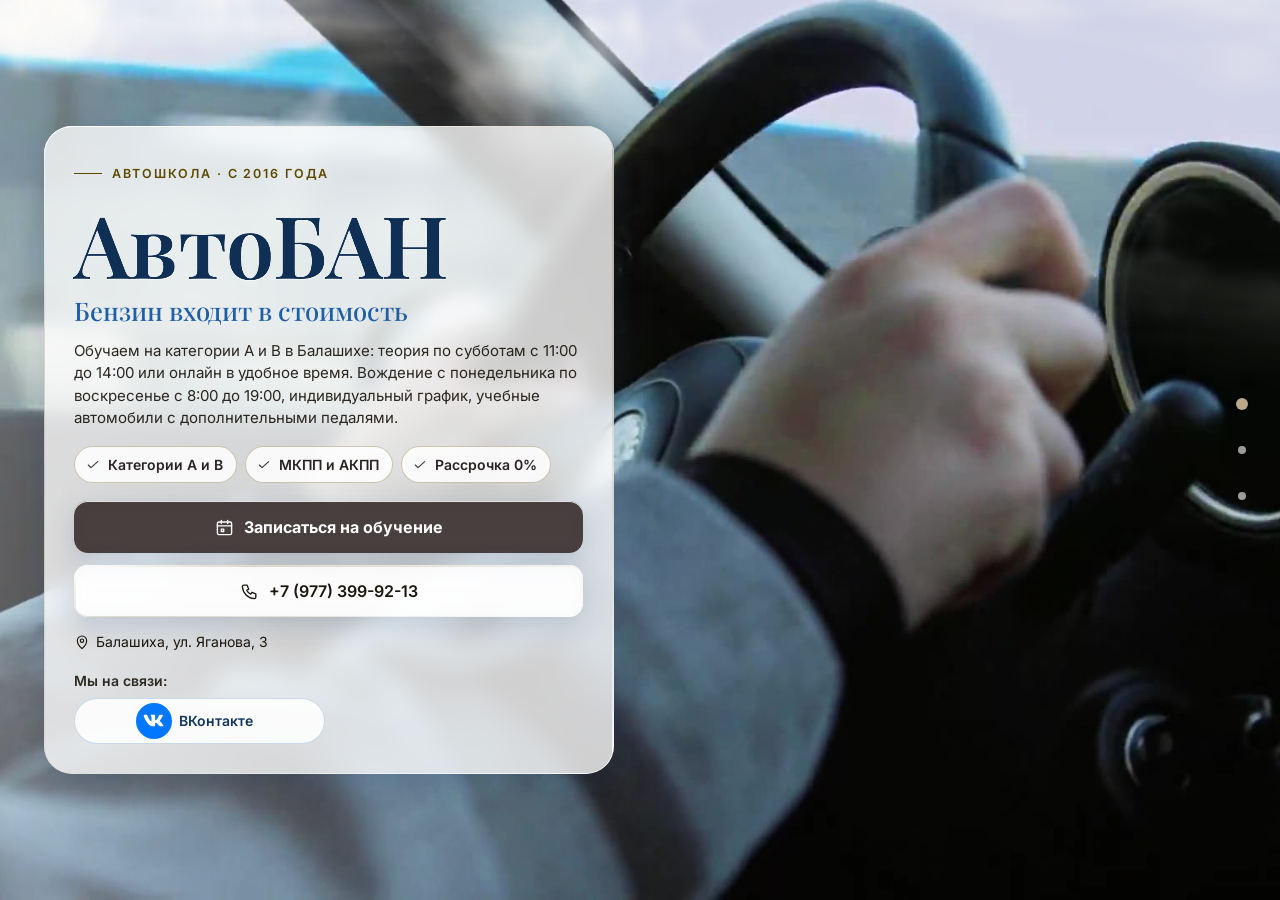
<file: index.html>
<!DOCTYPE html>
<html lang="ru" data-theme="light">
<head>
<meta charset="utf-8">
<meta name="viewport" content="width=device-width, initial-scale=1, viewport-fit=cover">
<title>Автошкола «АвтоБАН» — права категорий A и B, Балашиха, категория B от 55 000 ₽</title>
<meta name="description" content="Автошкола «АвтоБАН» в Балашихе: категории A и B, МКПП и АКПП, бензин входит в стоимость, рассрочка 0%. Категория B — от 55 000 ₽. ул. Яганова, 3. Телефон +7 (977) 399-92-13.">
<meta name="robots" content="noindex, nofollow, noarchive">
<meta name="geo.region" content="RU-SPE">
<meta name="geo.placename" content="Санкт-Петербург">
<meta name="geo.position" content="59.8944504;30.4585142">
<meta name="ICBM" content="59.8944504, 30.4585142">
<meta property="og:type" content="website">
<meta property="og:locale" content="ru_RU">
<meta property="og:site_name" content="Автошкола «АвтоБАН»">
<meta property="og:title" content="Автошкола «АвтоБАН» — права категорий A и B, Балашиха, категория B от 55 000 ₽">
<meta property="og:description" content="Автошкола «АвтоБАН» в Балашихе: категории A и B, МКПП и АКПП, бензин входит в стоимость, рассрочка 0%. Категория B — от 55 000 ₽. ул. Яганова, 3. Телефон +7 (977) 399-92-13.">
<meta name="twitter:card" content="summary_large_image">
<meta name="twitter:title" content="Автошкола «АвтоБАН» — права категорий A и B, Балашиха, категория B от 55 000 ₽">
<meta name="twitter:description" content="Автошкола «АвтоБАН» в Балашихе: категории A и B, МКПП и АКПП, бензин входит в стоимость, рассрочка 0%. Категория B — от 55 000 ₽. ул. Яганова, 3. Телефон +7 (977) 399-92-13.">
<meta name="theme-color" content="#fffbe0">
<link rel="icon" href="data:image/svg+xml,%3Csvg%20xmlns%3D%22http%3A//www.w3.org/2000/svg%22%20viewBox%3D%220%200%2064%2064%22%3E%3Crect%20width%3D%2264%22%20height%3D%2264%22%20rx%3D%2214%22%20fill%3D%22%231f5fa8%22/%3E%3Ccircle%20cx%3D%2232%22%20cy%3D%2232%22%20r%3D%2217%22%20fill%3D%22none%22%20stroke%3D%22%23fff%22%20stroke-width%3D%225%22/%3E%3Ccircle%20cx%3D%2232%22%20cy%3D%2232%22%20r%3D%225%22%20fill%3D%22%23ffc54d%22/%3E%3C/svg%3E">
<script>document.documentElement.classList.add('js');try{var _i=parseInt(localStorage.getItem('nb_fs2'),10),_f=[1,1.15,1.3,1.5][_i];if(_f)document.documentElement.style.setProperty('--fs',_f)}catch(e){}</script>
<style id="hero-timing">:root{--hero-d:1.2s}</style>
<link rel="preload" as="image" href="img/hero-poster.jpg" fetchpriority="high">
<!-- шрифты лежат внутри сайта: Google Fonts у российской аудитории режется -->
<style>
@font-face{font-family:'Inter';font-style:normal;font-weight:400;font-display:swap;src:url(assets/fonts/inter-400-cyrillic-ext.woff2) format('woff2');unicode-range:U+0460-052F, U+1C80-1C8A, U+20B4, U+2DE0-2DFF, U+A640-A69F, U+FE2E-FE2F}
@font-face{font-family:'Inter';font-style:normal;font-weight:400;font-display:swap;src:url(assets/fonts/inter-400-cyrillic.woff2) format('woff2');unicode-range:U+0301, U+0400-045F, U+0490-0491, U+04B0-04B1, U+2116}
@font-face{font-family:'Inter';font-style:normal;font-weight:400;font-display:swap;src:url(assets/fonts/inter-400-latin-ext.woff2) format('woff2');unicode-range:U+0100-02BA, U+02BD-02C5, U+02C7-02CC, U+02CE-02D7, U+02DD-02FF, U+0304, U+0308, U+0329, U+1D00-1DBF, U+1E00-1E9F, U+1EF2-1EFF, U+2020, U+20A0-20AB, U+20AD-20C0, U+2113, U+2C60-2C7F, U+A720-A7FF}
@font-face{font-family:'Inter';font-style:normal;font-weight:400;font-display:swap;src:url(assets/fonts/inter-400-latin.woff2) format('woff2');unicode-range:U+0000-00FF, U+0131, U+0152-0153, U+02BB-02BC, U+02C6, U+02DA, U+02DC, U+0304, U+0308, U+0329, U+2000-206F, U+20AC, U+2122, U+2191, U+2193, U+2212, U+2215, U+FEFF, U+FFFD}
@font-face{font-family:'Inter';font-style:normal;font-weight:500;font-display:swap;src:url(assets/fonts/inter-500-cyrillic-ext.woff2) format('woff2');unicode-range:U+0460-052F, U+1C80-1C8A, U+20B4, U+2DE0-2DFF, U+A640-A69F, U+FE2E-FE2F}
@font-face{font-family:'Inter';font-style:normal;font-weight:500;font-display:swap;src:url(assets/fonts/inter-500-cyrillic.woff2) format('woff2');unicode-range:U+0301, U+0400-045F, U+0490-0491, U+04B0-04B1, U+2116}
@font-face{font-family:'Inter';font-style:normal;font-weight:500;font-display:swap;src:url(assets/fonts/inter-500-latin-ext.woff2) format('woff2');unicode-range:U+0100-02BA, U+02BD-02C5, U+02C7-02CC, U+02CE-02D7, U+02DD-02FF, U+0304, U+0308, U+0329, U+1D00-1DBF, U+1E00-1E9F, U+1EF2-1EFF, U+2020, U+20A0-20AB, U+20AD-20C0, U+2113, U+2C60-2C7F, U+A720-A7FF}
@font-face{font-family:'Inter';font-style:normal;font-weight:500;font-display:swap;src:url(assets/fonts/inter-500-latin.woff2) format('woff2');unicode-range:U+0000-00FF, U+0131, U+0152-0153, U+02BB-02BC, U+02C6, U+02DA, U+02DC, U+0304, U+0308, U+0329, U+2000-206F, U+20AC, U+2122, U+2191, U+2193, U+2212, U+2215, U+FEFF, U+FFFD}
@font-face{font-family:'Inter';font-style:normal;font-weight:600;font-display:swap;src:url(assets/fonts/inter-600-cyrillic-ext.woff2) format('woff2');unicode-range:U+0460-052F, U+1C80-1C8A, U+20B4, U+2DE0-2DFF, U+A640-A69F, U+FE2E-FE2F}
@font-face{font-family:'Inter';font-style:normal;font-weight:600;font-display:swap;src:url(assets/fonts/inter-600-cyrillic.woff2) format('woff2');unicode-range:U+0301, U+0400-045F, U+0490-0491, U+04B0-04B1, U+2116}
@font-face{font-family:'Inter';font-style:normal;font-weight:600;font-display:swap;src:url(assets/fonts/inter-600-latin-ext.woff2) format('woff2');unicode-range:U+0100-02BA, U+02BD-02C5, U+02C7-02CC, U+02CE-02D7, U+02DD-02FF, U+0304, U+0308, U+0329, U+1D00-1DBF, U+1E00-1E9F, U+1EF2-1EFF, U+2020, U+20A0-20AB, U+20AD-20C0, U+2113, U+2C60-2C7F, U+A720-A7FF}
@font-face{font-family:'Inter';font-style:normal;font-weight:600;font-display:swap;src:url(assets/fonts/inter-600-latin.woff2) format('woff2');unicode-range:U+0000-00FF, U+0131, U+0152-0153, U+02BB-02BC, U+02C6, U+02DA, U+02DC, U+0304, U+0308, U+0329, U+2000-206F, U+20AC, U+2122, U+2191, U+2193, U+2212, U+2215, U+FEFF, U+FFFD}
@font-face{font-family:'Inter';font-style:normal;font-weight:700;font-display:swap;src:url(assets/fonts/inter-700-cyrillic-ext.woff2) format('woff2');unicode-range:U+0460-052F, U+1C80-1C8A, U+20B4, U+2DE0-2DFF, U+A640-A69F, U+FE2E-FE2F}
@font-face{font-family:'Inter';font-style:normal;font-weight:700;font-display:swap;src:url(assets/fonts/inter-700-cyrillic.woff2) format('woff2');unicode-range:U+0301, U+0400-045F, U+0490-0491, U+04B0-04B1, U+2116}
@font-face{font-family:'Inter';font-style:normal;font-weight:700;font-display:swap;src:url(assets/fonts/inter-700-latin-ext.woff2) format('woff2');unicode-range:U+0100-02BA, U+02BD-02C5, U+02C7-02CC, U+02CE-02D7, U+02DD-02FF, U+0304, U+0308, U+0329, U+1D00-1DBF, U+1E00-1E9F, U+1EF2-1EFF, U+2020, U+20A0-20AB, U+20AD-20C0, U+2113, U+2C60-2C7F, U+A720-A7FF}
@font-face{font-family:'Inter';font-style:normal;font-weight:700;font-display:swap;src:url(assets/fonts/inter-700-latin.woff2) format('woff2');unicode-range:U+0000-00FF, U+0131, U+0152-0153, U+02BB-02BC, U+02C6, U+02DA, U+02DC, U+0304, U+0308, U+0329, U+2000-206F, U+20AC, U+2122, U+2191, U+2193, U+2212, U+2215, U+FEFF, U+FFFD}
@font-face{font-family:'Playfair Display';font-style:normal;font-weight:500;font-display:swap;src:url(assets/fonts/playfair-display-500-cyrillic.woff2) format('woff2');unicode-range:U+0301, U+0400-045F, U+0490-0491, U+04B0-04B1, U+2116}
@font-face{font-family:'Playfair Display';font-style:normal;font-weight:500;font-display:swap;src:url(assets/fonts/playfair-display-500-latin-ext.woff2) format('woff2');unicode-range:U+0100-02BA, U+02BD-02C5, U+02C7-02CC, U+02CE-02D7, U+02DD-02FF, U+0304, U+0308, U+0329, U+1D00-1DBF, U+1E00-1E9F, U+1EF2-1EFF, U+2020, U+20A0-20AB, U+20AD-20C0, U+2113, U+2C60-2C7F, U+A720-A7FF}
@font-face{font-family:'Playfair Display';font-style:normal;font-weight:500;font-display:swap;src:url(assets/fonts/playfair-display-500-latin.woff2) format('woff2');unicode-range:U+0000-00FF, U+0131, U+0152-0153, U+02BB-02BC, U+02C6, U+02DA, U+02DC, U+0304, U+0308, U+0329, U+2000-206F, U+20AC, U+2122, U+2191, U+2193, U+2212, U+2215, U+FEFF, U+FFFD}
@font-face{font-family:'Playfair Display';font-style:normal;font-weight:600;font-display:swap;src:url(assets/fonts/playfair-display-600-cyrillic.woff2) format('woff2');unicode-range:U+0301, U+0400-045F, U+0490-0491, U+04B0-04B1, U+2116}
@font-face{font-family:'Playfair Display';font-style:normal;font-weight:600;font-display:swap;src:url(assets/fonts/playfair-display-600-latin-ext.woff2) format('woff2');unicode-range:U+0100-02BA, U+02BD-02C5, U+02C7-02CC, U+02CE-02D7, U+02DD-02FF, U+0304, U+0308, U+0329, U+1D00-1DBF, U+1E00-1E9F, U+1EF2-1EFF, U+2020, U+20A0-20AB, U+20AD-20C0, U+2113, U+2C60-2C7F, U+A720-A7FF}
@font-face{font-family:'Playfair Display';font-style:normal;font-weight:600;font-display:swap;src:url(assets/fonts/playfair-display-600-latin.woff2) format('woff2');unicode-range:U+0000-00FF, U+0131, U+0152-0153, U+02BB-02BC, U+02C6, U+02DA, U+02DC, U+0304, U+0308, U+0329, U+2000-206F, U+20AC, U+2122, U+2191, U+2193, U+2212, U+2215, U+FEFF, U+FFFD}
/* ===== Notary site — generator stylesheet (light warm base, dark theme by toggle) ===== */
:root{
  --p100:#665230; --p90:#97825e; --p80:#bba887; --p70:#c2b9a9; --p50:#dad5ce; --p40:#e0dedb;
  --p30:#eeece9; --p20:#f1f1f0; --p10:#f8f8f8; --n100:#0e0f11; --n90:#3c404b; --n10:#fff;

  --bg:var(--p10); --bg2:var(--p20); --bg3:var(--p30); --card:var(--n10); --text:var(--n100); --muted:var(--n90);
  --line:var(--p50); --line2:var(--p40); --accent:var(--p90); --accent-d:var(--p100); --accent-l:var(--p80); --accent-soft:var(--p30);
  --on-accent:#fff; --shadow:0 1px 10px rgba(51,51,51,.10); --shadow-lg:0 12px 40px rgba(30,24,10,.14);
  --hero-ov1:rgba(14,15,17,.72); --hero-ov2:rgba(14,15,17,.30); --sec-ov:rgba(248,248,248,.72);
  --ok:#2e8b57; --bad:#b4453b;
  /* те же цвета составляющими: rgba() понимают все браузеры, color-mix() — нет */
  --bg-rgb:248,248,248; --card-rgb:255,255,255; --accent-rgb:151,130,94; --ok-rgb:46,139,87;

  --zc:var(--fs); --fs:1; --vwu:calc(1vw / var(--fs)); --vhu:calc(1vh / var(--fs));   /* масштаб текста (А−/А+) и «честные» vw/vh под ним */
  --hdr-h:68px; --bar-h:70px; --vh:calc(100*var(--vhu)); --gap:24px; --radius:14px; --radius-s:10px;
  --font:"Inter",Tahoma,Arial,sans-serif; --serif:"Playfair Display",Georgia,"Times New Roman",serif;
  --ease:cubic-bezier(.65,.05,.36,1); --speed:520ms;
}
html[data-theme="dark"]{
  --bg:#17150f; --bg2:#1d1a13; --bg3:#252117; --card:#221e15; --text:#f1ebdf; --muted:#b9ae98;
  --line:#3a3325; --line2:#2f2a1e; --accent:#c9b17f; --accent-d:#e0cf9f; --accent-l:#8d7b58; --accent-soft:#2a251a;
  --on-accent:#17150f; --shadow:0 1px 12px rgba(0,0,0,.45); --shadow-lg:0 14px 40px rgba(0,0,0,.55);
  --hero-ov1:rgba(10,9,6,.80); --hero-ov2:rgba(10,9,6,.40); --sec-ov:rgba(16,15,12,.76);
  --bg-rgb:23,21,15; --card-rgb:34,30,21; --accent-rgb:201,177,127;
}

*,*::before,*::after{box-sizing:border-box}
/* А−/А+: весь сайт — шапка, плашки, меню, формы, окна — растёт пропорционально, как при увеличении масштаба в браузере */
html{-webkit-text-size-adjust:100%;scroll-behavior:auto;zoom:var(--fs,1)}
html,body{height:100%;margin:0;overflow:hidden;background:var(--bg);color:var(--text);
  font-family:var(--font);font-size:16px;line-height:1.55;-webkit-font-smoothing:antialiased}
body{overscroll-behavior:none;position:relative}
a{color:inherit;text-decoration:none}
img{display:block;max-width:100%}
button{font:inherit;color:inherit;background:none;border:0;padding:0;cursor:pointer}
input,select,textarea{font:inherit;color:inherit}
h1,h2,h3,h4,p{margin:0}
ul{margin:0;padding:0;list-style:none}
svg{display:block}
.ico{width:22px;height:22px;stroke:currentColor;fill:none;stroke-width:1.7;stroke-linecap:round;stroke-linejoin:round;flex:none}
.vh{position:absolute!important;width:1px;height:1px;overflow:hidden;clip:rect(0 0 0 0);white-space:nowrap}

/* ---------- typography helpers ---------- */
.kicker{display:inline-flex;align-items:center;gap:10px;font-size:13px;font-weight:600;letter-spacing:.14em;text-transform:uppercase;color:var(--accent)}
.kicker::before{content:"";width:28px;height:1px;background:var(--accent)}
.h2{font-size:clamp(26px,calc(3.2*var(--vwu,1vw)),40px);font-weight:600;letter-spacing:-.02em;line-height:1.12;margin-top:10px}
.lead{color:var(--muted);font-size:17px;max-width:640px;margin-top:12px}
.sec-head{margin-bottom:28px}
#contacts .sec-head{margin-bottom:18px}

/* ---------- buttons ---------- */
.btn{display:inline-flex;align-items:center;justify-content:center;gap:10px;min-height:48px;padding:0 22px;border-radius:999px;
  font-weight:600;font-size:15px;line-height:1;border:1.5px solid transparent;transition:background .25s,color .25s,border-color .25s,transform .2s,box-shadow .25s;white-space:nowrap}
.btn:active{transform:translateY(1px)}
.btn-primary{background:var(--accent-d);color:var(--on-accent);border-color:var(--accent-d)}
.btn-primary:hover{background:var(--accent);border-color:var(--accent);color:#fff}
html[data-theme="dark"] .btn-primary:hover{color:#17150f}
.btn-ghost{border-color:var(--line);color:var(--text);background:var(--card)}
.btn-ghost:hover{border-color:var(--accent);color:var(--accent-d)}
.btn-light{background:rgba(255,255,255,.14);color:#fff;border-color:rgba(255,255,255,.55);backdrop-filter:blur(6px)}
.btn-light:hover{background:#fff;color:var(--n100)}
.btn-white{background:#fff;color:var(--n100);border-color:#fff}
.btn-white:hover{background:var(--p30);border-color:var(--p30)}
.btn .ico{width:18px;height:18px}
.btn-sm{min-height:44px;padding:0 16px;font-size:14px}

/* ---------- header ---------- */
.hdr{position:fixed;top:0;left:0;right:0;height:var(--hdr-h);z-index:200;display:flex;align-items:center;
  zoom:calc(1 / var(--zc,1)); --vwu:1vw; --vhu:1vh;   /* А−/А+ шапку не трогают: она всегда как при 100 % (страница в zoom, шапка — встречный zoom) */
  background:rgba(var(--bg-rgb),.88);backdrop-filter:blur(12px);-webkit-backdrop-filter:blur(12px);
  border-bottom:1px solid var(--line2);transition:background .3s}
.hdr-in{width:100%;max-width:1280px;margin:0 auto;padding:0 28px;display:flex;align-items:center;gap:24px}
.brand{display:flex;align-items:center;gap:12px;min-width:0;min-height:44px}
.mono-img{object-fit:contain;background:#fff;padding:2px;box-sizing:border-box}
.mono{width:42px;height:42px;border-radius:12px;background:var(--accent-d);color:var(--on-accent);display:grid;place-items:center;
  font-family:var(--serif);font-size:20px;font-weight:600;flex:none;letter-spacing:.02em}
.brand-t{display:flex;flex-direction:column;line-height:1.15;min-width:0}
.brand-n{font-weight:600;font-size:15px;white-space:nowrap;overflow:hidden;text-overflow:ellipsis}
.brand-s{font-size:13px;color:var(--muted);white-space:nowrap;overflow:hidden;text-overflow:ellipsis}
.nav{display:flex;align-items:center;gap:4px;margin-left:auto}
.nav > li{position:relative}
.nav-a{display:inline-flex;align-items:center;gap:6px;min-height:44px;padding:10px 12px;border-radius:8px;font-size:14px;font-weight:500;color:var(--text);opacity:.8;transition:opacity .2s,background .2s}
.nav-a:hover,.nav-a.cur,.nav > li.open > .nav-a{opacity:1;background:var(--bg3)}
.nav-a .chev{width:14px;height:14px;transition:transform .25s}
.nav > li.open > .nav-a .chev{transform:rotate(180deg)}
.hdr-tools{display:flex;align-items:center;gap:6px;margin-left:8px}
.tool{width:44px;height:44px;border-radius:10px;display:grid;place-items:center;color:var(--text);opacity:.8;transition:background .2s,opacity .2s}
.tool:hover{background:var(--bg3);opacity:1}
.tool .ico{width:20px;height:20px}
.tool-lang{width:auto;padding:0 10px;gap:6px;font-size:13px;font-weight:600;letter-spacing:.04em;display:flex;align-items:center}
.lang-wrap{position:relative}
.lang-dd{position:absolute;right:0;top:calc(100% + 8px);background:var(--card);border:1px solid var(--line);border-radius:12px;box-shadow:var(--shadow-lg);
  padding:6px;min-width:190px;display:none;z-index:210}
.lang-wrap.open .lang-dd{display:block}
.lang-dd button,.lang-dd a{display:flex;width:100%;align-items:center;gap:10px;min-height:44px;padding:9px 12px;border-radius:8px;font-size:14px;text-align:left}
.lang-dd button:hover,.lang-dd a:hover{background:var(--bg3)}
.lang-dd button.cur,.lang-dd a.cur{color:var(--accent-d);font-weight:600}
.lang-dd b{font-size:13px;letter-spacing:.08em;width:26px;color:var(--muted)}
.hdr-book{margin-left:4px}
.burger{display:none}
.moon,.sun{display:none}
html[data-theme="dark"] .sun{display:block}
html:not([data-theme="dark"]) .moon{display:block}

/* mega menu */
.mega{position:absolute;left:50%;top:calc(100% + 10px);transform:translateX(-50%);width:min(980px,calc(calc(100*var(--vwu,1vw)) - 40px));
  background:var(--card);border:1px solid var(--line);border-radius:16px;box-shadow:var(--shadow-lg);padding:20px;display:none;z-index:210}
.nav > li.open > .mega{display:block}
.mega-head{display:flex;justify-content:space-between;align-items:baseline;gap:16px;padding:0 6px 14px;border-bottom:1px solid var(--line2);margin-bottom:12px}
.mega-head b{font-size:14px}
.mega-head span{font-size:13px;color:var(--muted)}
.mega-grid{display:grid;grid-template-columns:repeat(2,1fr);gap:4px}
.mega-it{display:flex;gap:12px;align-items:flex-start;padding:10px 12px;border-radius:10px;text-align:left;width:100%;transition:background .2s}
.mega-it:hover{background:var(--bg3)}
.mega-it .cic{width:38px;height:38px;border-radius:10px;background:var(--accent-soft);color:var(--accent-d);display:grid;place-items:center;flex:none}
.mega-it .cic .ico{width:20px;height:20px}
.mega-it b{display:block;font-size:14px;font-weight:600}
.mega-it small{display:block;font-size:13px;color:var(--muted);line-height:1.35;margin-top:2px}
.mega-it em{font-style:normal;font-size:13px;color:var(--accent);margin-top:3px;display:block}

/* mobile menu */
.mmenu{position:fixed;top:calc(var(--hdr-h) / var(--zc,1));left:0;right:0;bottom:var(--bar-h);z-index:190;background:var(--bg);overflow-y:auto;padding:14px 18px 30px;display:none}
.mmenu.open{display:block}
.mmenu a,.mmenu .macc > button{display:flex;align-items:center;justify-content:space-between;width:100%;padding:14px 6px;border-bottom:1px solid var(--line2);font-size:17px;font-weight:500;text-align:left}
.mmenu .macc > button .chev{width:18px;height:18px;transition:transform .25s}
.mmenu .macc.open > button .chev{transform:rotate(180deg)}
.mmenu .macc-list{display:none;padding:4px 0 8px}
.mmenu .macc.open .macc-list{display:block}
.mmenu .macc-list button{display:flex;align-items:center;gap:12px;width:100%;padding:11px 8px;border-radius:10px;text-align:left;font-size:15px}
.mmenu .macc-list button:hover{background:var(--bg3)}
.mmenu .macc-list .cic{width:32px;height:32px;border-radius:8px;background:var(--accent-soft);color:var(--accent-d);display:grid;place-items:center;flex:none}
.mmenu .macc-list .cic .ico{width:17px;height:17px}
.mmenu-foot{display:flex;flex-wrap:wrap;gap:8px;margin-top:18px}
.mmenu-foot .btn{flex:1}

/* ---------- full-page scroller ---------- */
.fp{position:relative;width:100%;height:var(--vh);overflow:hidden}
.fp-track{will-change:transform;transition:transform var(--speed) var(--ease)}
.fp-track.no-anim{transition:none}
.sec{position:relative;height:var(--vh);width:100%;overflow:hidden}
.sec-scroll{height:100%;overflow-y:auto;overflow-x:hidden;display:flex;flex-direction:column;
  padding:calc(var(--hdr-h) / var(--zc,1) + 20px) 28px calc(var(--bar-h) + 96px);-webkit-overflow-scrolling:touch;scrollbar-width:thin;scrollbar-color:var(--line) transparent}
.wrap{margin:auto;width:100%;max-width:1180px}
.sec-alt{background:var(--bg2)}

/* reveal animation */
.rv{opacity:0;transform:translateY(18px);transition:opacity .7s ease,transform .7s ease;transition-delay:calc(var(--i,0) * 90ms)}
.sec.active .rv{opacity:1;transform:none}

/* side dots */
.dots{position:fixed;right:16px;top:50%;transform:translateY(-50%);z-index:150;display:flex;flex-direction:column;gap:2px}
.dots button{position:relative;width:44px;height:44px;display:grid;place-items:center}
.dots button::after{content:"";width:8px;height:8px;border-radius:50%;background:var(--muted);opacity:.45;transition:transform .25s,opacity .25s,background .25s}
.dots button:hover::after{opacity:.9}
.dots button.cur::after{background:var(--accent);opacity:1;transform:scale(1.5)}
.dots button span{position:absolute;right:32px;top:50%;transform:translateY(-50%) translateX(6px);background:var(--n100);color:#fff;font-size:13px;
  padding:5px 10px;border-radius:6px;white-space:nowrap;opacity:0;pointer-events:none;transition:opacity .2s,transform .2s}
.dots button:hover span{opacity:1;transform:translateY(-50%)}
.sec-hero ~ .dots{color:#fff}
body[data-sec="0"] .dots button::after{background:#fff}
body[data-sec="0"] .dots button.cur::after{background:var(--p80)}

.sec:not(.sec-hero) .sec-scroll{position:relative;z-index:1}

.status{display:inline-flex;align-items:center;gap:8px;padding:8px 14px 8px 10px;border-radius:999px;background:rgba(255,255,255,.12);border:1px solid rgba(255,255,255,.28);font-size:13px;backdrop-filter:blur(6px)}
.status i{width:9px;height:9px;border-radius:50%;background:#7bd389;box-shadow:0 0 0 3px rgba(123,211,137,.28)}
.status.closed i{background:#f08a7e;box-shadow:0 0 0 3px rgba(240,138,126,.28)}
.status.soon i{background:#f0c674;box-shadow:0 0 0 3px rgba(240,198,116,.28)}
.status span{opacity:.85}
.addr-link{display:inline-flex;align-items:center;gap:6px;border-bottom:1px solid currentColor;padding:13px 0 14px;margin:-13px 0 -14px;transition:color .2s}
.addr-link:hover{color:var(--accent)}
.addr-link .ico{width:16px;height:16px}

/* ---------- services ---------- */
.svc-grid{display:grid;grid-template-columns:repeat(5,1fr);gap:14px}
.svc{display:flex;flex-direction:column;align-items:flex-start;gap:10px;padding:18px 16px 16px;border-radius:var(--radius);background:var(--card);border:1px solid var(--line2);
  text-align:left;min-height:170px;transition:transform .25s,box-shadow .25s,border-color .25s;position:relative}
.svc:hover{transform:translateY(-3px);box-shadow:var(--shadow-lg);border-color:var(--accent-l)}
.svc .cic{width:44px;height:44px;border-radius:12px;background:var(--accent-soft);color:var(--accent-d);display:grid;place-items:center}
.svc b{font-size:15px;font-weight:600;line-height:1.3}
.svc small{font-size:13px;color:var(--muted);line-height:1.35}
.svc em{font-style:normal;font-size:13px;color:var(--accent);margin-top:auto;padding-top:6px;display:inline-flex;align-items:center;gap:4px}
.svc em .ico{width:12px;height:12px}

/* ---------- about ---------- */
.about{display:grid;grid-template-columns:1.15fr .85fr;gap:48px;align-items:start}
.about-txt p{color:var(--muted);margin-top:14px;font-size:16px}
.about-txt p:first-of-type{color:var(--text)}
.quote{margin-top:22px;padding:16px 20px;border-left:3px solid var(--accent);background:var(--card);border-radius:0 12px 12px 0;font-family:var(--serif);font-size:18px;line-height:1.45;color:var(--text)}
.creds{display:grid;gap:10px}
.cred{display:flex;gap:14px;align-items:center;padding:14px 16px;border-radius:12px;background:var(--card);border:1px solid var(--line2)}
.cred .cic{width:40px;height:40px;border-radius:10px;background:var(--accent-soft);color:var(--accent-d);display:grid;place-items:center;flex:none}
.cred .cic .ico{width:20px;height:20px}
.cred small{display:block;font-size:13px;color:var(--muted);text-transform:uppercase;letter-spacing:.06em}
.cred b{display:block;font-size:15px;font-weight:600;line-height:1.3}
.chips{display:flex;flex-wrap:wrap;gap:8px;margin-top:16px}
.chips li{padding:8px 14px;border-radius:999px;border:1px solid var(--accent-l);color:var(--accent-d);font-size:13.5px;font-weight:500;background:var(--card)}
.strong-lbl{margin-top:22px;font-size:13px;text-transform:uppercase;letter-spacing:.1em;color:var(--muted)}

/* ---------- how ---------- */
.steps{display:grid;grid-template-columns:repeat(5,1fr);gap:16px;position:relative;margin-top:14px}
.steps::before{content:"";position:absolute;left:8%;right:8%;top:30px;height:1px;background:var(--line)}
.step{position:relative;padding:0 8px}
.step-n{width:60px;height:60px;border-radius:50%;background:var(--card);border:1.5px solid var(--accent-l);color:var(--accent-d);display:grid;place-items:center;
  font-family:var(--serif);font-size:24px;font-weight:600;position:relative;z-index:1;transition:background .4s,color .4s}
.sec.active .step-n{animation:pop .6s var(--ease) both;animation-delay:calc(var(--i) * 140ms + 150ms)}
@keyframes pop{0%{transform:scale(.6);opacity:0}60%{transform:scale(1.08);opacity:1}100%{transform:scale(1)}}
.step b{display:block;margin-top:16px;font-size:17px;font-weight:600}
.step p{color:var(--muted);font-size:14.5px;margin-top:6px}

/* ---------- reviews ---------- */
.reviews{display:grid;grid-template-columns:300px 1fr;gap:28px;align-items:start}
.rsum{background:var(--card);border:1px solid var(--line2);border-radius:var(--radius);padding:26px 24px;text-align:center}
.rsum .big{font-family:var(--serif);font-size:64px;line-height:1;font-weight:500;color:var(--accent-d)}
.stars{display:inline-flex;gap:3px;--fill:100%}
.stars svg{width:20px;height:20px}
.stars .st{fill:var(--line);stroke:none}
.stars .st.on{fill:#e7b73b}
.stars .st.half{fill:url(#halfgrad)}
.rsum .stars{margin-top:8px}
.rsum p{color:var(--muted);font-size:13.5px;margin-top:10px;line-height:1.4}
.rsum .btn{margin-top:16px;width:100%}
.rsum .gis{display:block;margin:10px 0 -14px;padding:14px 0;font-size:13px;color:var(--accent-d);text-decoration:underline;text-underline-offset:3px}
.rgrid{display:grid;grid-template-columns:repeat(2,1fr);gap:14px}
.rev{background:var(--card);border:1px solid var(--line2);border-radius:var(--radius);padding:20px;display:flex;flex-direction:column;gap:10px}
.rev .stars svg{width:15px;height:15px}
.rev p{font-size:14.5px;line-height:1.5;flex:1}
.rev p::before{content:"“";font-family:var(--serif);color:var(--accent);font-size:22px;line-height:0;margin-right:4px;vertical-align:-6px}
.rev-meta{display:flex;flex-wrap:wrap;justify-content:space-between;gap:4px 10px;align-items:baseline;font-size:13px;color:var(--muted)}
.rev-meta b{color:var(--text);font-weight:600}
.rev-src{display:inline-flex;align-items:center;gap:5px;white-space:nowrap;margin-left:auto}
.rev-src i{width:6px;height:6px;border-radius:50%;background:var(--accent)}
.rev-sample{color:var(--muted);font-style:italic;opacity:.85}
.rev-real{color:var(--accent-d);font-weight:600}
.rev-real i{background:var(--ok)}
.rev-is-real{border-color:var(--accent-l)}
.demo-note{margin-top:14px;max-width:760px;font-size:13.5px;line-height:1.45;color:var(--muted);background:var(--accent-soft);
  border-left:3px solid var(--accent);border-radius:0 8px 8px 0;padding:8px 12px}
.rnote{margin-top:14px;font-size:13px;color:var(--muted)}

/* ---------- faq ---------- */
.faq{display:grid;grid-template-columns:1fr 1fr;gap:0 32px;align-items:start}
.faq-col{display:flex;flex-direction:column}
.fq{border-bottom:1px solid var(--line)}
.fq > button{display:flex;width:100%;align-items:center;justify-content:space-between;gap:16px;min-height:44px;padding:16px 4px;text-align:left;font-weight:600;font-size:15.5px;line-height:1.35}
.fq > button .pl{width:26px;height:26px;border-radius:50%;border:1px solid var(--line);display:grid;place-items:center;flex:none;color:var(--accent-d);transition:transform .3s,background .3s}
.fq > button .pl .ico{width:14px;height:14px}
.fq.open > button .pl{transform:rotate(45deg);background:var(--accent-soft)}
.fq-a{display:grid;grid-template-rows:0fr;transition:grid-template-rows .35s var(--ease)}
.fq.open .fq-a{grid-template-rows:1fr}
.fq-a > div{overflow:hidden}
.fq-a p{color:var(--muted);font-size:14.5px;padding:0 4px 16px;line-height:1.55}
.fq-a .faq-note{font-size:13px;color:var(--accent-d);padding-bottom:6px}
.fq-a .faq-note:empty{display:none}

/* ---------- contacts ---------- */
.contacts{display:grid;grid-template-columns:1fr 1.05fr 1fr;gap:18px;align-items:stretch}
.contacts .cbox{padding:16px 18px}
.cbox{background:var(--card);border:1px solid var(--line2);border-radius:var(--radius);padding:20px}
.cl{display:grid;gap:12px}
.cl li{display:flex;gap:12px;align-items:flex-start}
.cl .cic{width:36px;height:36px;border-radius:10px;background:var(--accent-soft);color:var(--accent-d);display:grid;place-items:center;flex:none}
.cl .cic .ico{width:18px;height:18px}
.cl small{display:block;font-size:13px;color:var(--muted);text-transform:uppercase;letter-spacing:.06em}
.cl b{display:block;font-weight:500;font-size:15px;line-height:1.4}
.cl a.tel,.cl a.mail{display:block;padding:14px 0;margin:-14px 0}
.cl a.tel:hover,.cl a.mail:hover{color:var(--accent-d)}
.hours-link{display:inline-block;font-size:13px;color:var(--accent-d);text-decoration:underline;text-underline-offset:3px;padding:14px 0;margin:-14px 0}
.cl .msgs{display:flex;gap:8px;margin-top:4px;flex-wrap:wrap}
.cl .msgs a{display:inline-flex;align-items:center;gap:6px;padding:6px 10px;border-radius:8px;border:1px solid var(--line);font-size:13px;min-height:44px}
.cl .msgs a .ico{width:16px;height:16px}
.mapbox{display:flex;flex-direction:column;gap:12px;padding:12px}
.map{flex:1;min-height:280px;border-radius:10px;overflow:hidden;border:1px solid var(--line);background:var(--bg3);position:relative}
.map iframe{width:100%;height:100%;border:0;position:absolute;inset:0}
.map-actions{display:flex;gap:8px;flex-wrap:wrap}
.map-actions .btn{flex:1;min-height:44px;font-size:14px;padding:0 12px}

/* form */
.form h3{font-size:19px;font-weight:600}
.form .fdesc{color:var(--muted);font-size:13.5px;margin-top:6px}
.fg{display:grid;gap:8px;margin-top:12px}
.f2{display:grid;grid-template-columns:1fr 1fr;gap:10px}
.fld{display:flex;flex-direction:column;gap:4px}
.fld label{font-size:13px;color:var(--muted);font-weight:500}
.fld input,.fld select,.fld textarea{width:100%;background:var(--bg);border:1px solid var(--line);border-radius:10px;padding:8px 12px;font-size:14px;transition:border-color .2s,box-shadow .2s;min-height:44px}
.fld textarea{min-height:48px;resize:vertical}
.fld input:focus,.fld select:focus,.fld textarea:focus{outline:0;border-color:var(--accent);box-shadow:0 0 0 3px rgba(var(--accent-rgb),.22)}
.fld.err input,.fld.err select{border-color:var(--bad)}
.ferr{font-size:13px;color:var(--bad);display:none}
.fld.err .ferr{display:block}
.fnote{font-size:13px;color:var(--muted);margin-top:8px;line-height:1.4}
.fok{display:none;margin-top:10px;padding:10px 12px;border-radius:10px;background:rgba(var(--ok-rgb),.12);color:var(--ok);font-size:13.5px}
.fok.show{display:block}

.foot{margin-top:18px;padding-top:12px;padding-left:250px;flex-wrap:nowrap;align-items:flex-start;border-top:1px solid var(--line2);display:flex;justify-content:space-between;gap:16px;flex-wrap:wrap;font-size:13px;color:var(--muted)}
.foot p{max-width:none}
.foot .fl{white-space:nowrap;flex:none}
.foot .fl a{margin-left:14px;padding:14px 0;margin-top:-14px;margin-bottom:-14px;display:inline-block;min-width:44px;text-align:center;text-decoration:underline;text-underline-offset:3px}

/* ---------- bottom bar ---------- */
.bar{position:fixed;inset:auto 0 0;z-index:300;background:var(--card);box-shadow:0 -1px 10px rgba(51,51,51,.1);border-top:1px solid var(--line2);
  padding:6px 0;padding-bottom:calc(6px + env(safe-area-inset-bottom,0px))}
.bar-in{display:flex;justify-content:space-around;align-items:center;max-width:1080px;margin:0 auto}
.bi{display:flex;flex-direction:column;align-items:center;gap:5px;padding:8px 24px;border-radius:10px;font-size:13.5px;line-height:1;color:var(--text);opacity:.65;
  transition:opacity .3s,background .3s,color .3s;flex:1;max-width:190px;min-width:0}
.bi span{white-space:nowrap;max-width:100%;overflow:hidden;text-overflow:ellipsis}
.bi .ico{width:24px;height:24px}
.bi:hover{opacity:1;background:var(--bg3)}
.bi.cur{opacity:1;color:var(--accent-d)}


/* ---------- modals ---------- */
.modal{position:fixed;inset:0;z-index:400;background:rgba(14,15,17,.62);display:none;align-items:center;justify-content:center;padding:20px}
.modal.open{display:flex}
.mbox{background:var(--card);color:var(--text);border-radius:18px;width:100%;max-width:560px;max-height:min(calc(86*var(--vhu,1vh)),860px);overflow:auto;padding:26px 26px 22px;position:relative;box-shadow:var(--shadow-lg);
  animation:mup .3s var(--ease)}
@keyframes mup{from{opacity:0;transform:translateY(16px) scale(.98)}to{opacity:1;transform:none}}
.mbox-lg{max-width:760px}
.mclose{position:absolute;top:12px;right:12px;width:44px;height:44px;border-radius:50%;display:grid;place-items:center;color:var(--muted)}
.mclose:hover{background:var(--bg3);color:var(--text)}
.mbox h3{font-size:22px;font-weight:600;padding-right:36px}
.mbox .msub{color:var(--muted);font-size:14px;margin-top:4px}
.hours-t{width:100%;border-collapse:collapse;margin-top:16px;font-size:15px}
.hours-t td{padding:9px 6px;border-bottom:1px solid var(--line2)}
.hours-t td:last-child{text-align:right;font-weight:500;white-space:nowrap}
.hours-t tr.today td{color:var(--accent-d);font-weight:600}
.hours-t tr.today td:first-child::after{content:" · " attr(data-today);font-weight:400;font-size:13px;color:var(--muted)}
.hours-t tr.off td:last-child{color:var(--muted);font-weight:400}
.mnote{margin-top:14px;padding:12px 14px;border-radius:10px;background:var(--bg2);font-size:13.5px;color:var(--muted)}
.mnote b{display:block;color:var(--text);margin-bottom:3px;font-size:13px}
.mcontacts{display:flex;flex-wrap:wrap;gap:8px;margin-top:14px}
.mcontacts a{display:inline-flex;align-items:center;gap:7px;min-height:44px;padding:9px 13px;border-radius:10px;border:1px solid var(--line);font-size:13.5px}
.mcontacts a .ico{width:16px;height:16px}
.mcontacts a:hover{border-color:var(--accent)}
/* способы записи: позвонить, написать на почту, заказать обратный звонок */
.bk-opts{display:grid;gap:10px;margin-top:14px}
.bk-opt{display:flex;align-items:center;gap:14px;min-height:60px;padding:10px 16px;border-radius:14px;border:1px solid var(--line);background:var(--bg3);color:var(--text);font-size:16px;font-weight:600;text-align:left;text-decoration:none;transition:border-color .2s,background .2s}
.bk-opt:hover{border-color:var(--accent);background:var(--accent-soft)}
.bk-opt .ico{width:24px;height:24px;color:var(--accent-d);flex:none}
.bk-opt small{display:block;font-weight:400;font-size:13px;color:var(--muted);margin-top:1px}
.mbox-book{max-width:440px}
/* оплата значками, подпись у общего телефона */
.pay-pills{display:flex;flex-wrap:wrap;gap:6px;margin-top:5px}
.pay-pill{display:inline-flex;align-items:center;gap:6px;padding:4px 11px 4px 9px;border-radius:999px;border:1px solid var(--line);background:var(--bg3);font-size:13px;font-weight:600;line-height:1.3;white-space:nowrap}
.pay-pill .ico{width:15px;height:15px;color:var(--accent-d)}
.pay-pill.pay-logo{background:#fff;border-color:rgba(0,0,0,.12);padding:3px 11px;min-height:28px}
.pay-pill.pay-logo img{display:block;height:17px;width:auto}
.pay-pill.pay-logo img[src$="sbp.svg"]{height:20px}

.brand-t{display:flex;flex-direction:column;justify-content:center;gap:2px;line-height:1.1;min-width:0}
.brand-s{display:block;font-size:10.5px;font-weight:600;letter-spacing:.16em;text-transform:uppercase;color:var(--muted);white-space:nowrap;overflow:visible;text-overflow:clip}
.brand-n{font-size:16px;font-weight:600;white-space:nowrap;overflow:visible;text-overflow:clip}
.nav-a{white-space:nowrap}
#navServices{position:static}
.mega{max-height:calc(calc(100*var(--vhu,1vh)) - var(--hdr-h) - 24px);overflow-y:auto;top:calc(100% + 6px);width:min(980px,calc(calc(100*var(--vwu,1vw)) - 32px))}
@media screen and (max-width:760px){.mega-grid{grid-template-columns:1fr}}
@media screen and (max-width:479px){.brand-t{display:flex}.brand-s{font-size:9px;letter-spacing:.14em}.brand-n{font-size:12.5px;white-space:normal;line-height:1.12}}
.bk-inline{grid-template-columns:repeat(3,1fr);gap:8px}
.bk-inline .bk-opt{flex-direction:column;justify-content:center;gap:5px;min-height:76px;padding:9px 6px;font-size:13.5px;text-align:center;line-height:1.2}
.bk-inline .bk-opt .ico{width:22px;height:22px}
.bk-inline .bk-opt small{display:none}
/* services modal */
.svc-list{margin-top:16px;display:grid;grid-template-columns:1fr 1fr;gap:6px}
.svc-list button{display:flex;gap:10px;align-items:center;width:100%;min-height:44px;text-align:left;padding:10px 12px;border-radius:10px;font-size:14px;line-height:1.35;border:1px solid var(--line2);background:var(--bg)}
.svc-list button:hover{border-color:var(--accent);background:var(--accent-soft)}
.svc-list button .ico{width:16px;height:16px;color:var(--accent);margin-top:2px}
.mhint{font-size:13px;color:var(--muted);margin-top:12px}
.mhead{display:flex;gap:14px;align-items:center;padding-right:36px}
.mhead .cic{width:48px;height:48px;border-radius:12px;background:var(--accent-soft);color:var(--accent-d);display:grid;place-items:center;flex:none}

/* ---------- responsive ---------- */
@media (max-width:1200px){
  .svc-grid{grid-template-columns:repeat(5,1fr)}
  .svc{min-height:160px;padding:14px}
  .svc small{display:none}
}
@media screen and (max-width:991px){
  :root{--hdr-h:62px}
  .nav,.hdr-book{display:none}
  .burger{display:grid}
  .hdr-in{padding:0 18px;gap:12px}
}
@media (max-width:991px){
  :root{--bar-h:64px}
  .sec-scroll{padding:calc(var(--hdr-h) / var(--zc,1) + 16px) 22px calc(var(--bar-h) + 96px)}
  .dots{right:8px;gap:8px}
  .dots button span{display:none}
  .svc-grid{grid-template-columns:repeat(3,1fr);gap:10px}
  .svc{min-height:0}
  .about{grid-template-columns:1fr;gap:22px}
  .steps{grid-template-columns:repeat(5,1fr);gap:10px}
  .step-n{width:48px;height:48px;font-size:20px}
  .step b{font-size:15px}.step p{font-size:13px}
  .reviews{grid-template-columns:1fr;gap:16px}
  .rsum{display:flex;align-items:center;gap:18px;text-align:left;padding:16px 18px}
  .rsum .big{font-size:44px}.rsum .stars{margin:0}.rsum p{margin:0;flex:1}.rsum .btn{margin:0;width:auto}.rsum .gis{display:none}
  .faq{grid-template-columns:1fr;gap:0}
  .contacts{grid-template-columns:1fr 1fr}
  .foot{padding-left:0}
  .contacts .form{grid-column:1 / -1}
  .map{min-height:240px}
  .bi{padding:10px 12px;font-size:13px}
}
@media (max-width:767px){
  :root{--bar-h:62px}
  .h2{font-size:26px}
  .lead{font-size:15px}
  .sec-head{margin-bottom:18px}
  .sec-scroll{padding-left:16px;padding-right:16px}
  .svc-grid{grid-template-columns:repeat(2,1fr);gap:10px}
  .svc{padding:12px;gap:8px}
  .svc .cic{width:36px;height:36px}
  .svc b{font-size:13.5px}
  .svc em{display:none}
  .steps{grid-template-columns:1fr;gap:12px}
  .steps::before{left:24px;right:auto;top:10px;bottom:10px;height:auto;width:1px}
  .step{display:grid;grid-template-columns:48px 1fr;gap:14px;align-items:start;padding:0}
  .step-n{grid-row:1 / span 2}
  .step b{margin-top:10px;grid-column:2}
  .step p{grid-column:2;margin-top:2px}
  .rgrid{display:flex;overflow-x:auto;gap:12px;scroll-snap-type:x mandatory;padding-bottom:8px;margin:0 -16px;padding-left:16px;padding-right:16px;scrollbar-width:none}
  .rgrid::-webkit-scrollbar{display:none}
  .rev{flex:0 0 82%;scroll-snap-align:start}
  .rsum{flex-wrap:wrap;gap:12px}
  .rsum p{flex-basis:100%}
  .contacts{grid-template-columns:1fr;gap:14px}
  .contacts .form{grid-column:auto}
  .cbox{padding:16px}
  .map{min-height:220px}
  .f2{grid-template-columns:1fr}
  .foot{flex-direction:column;gap:8px;padding-left:0}
  .bi{padding:8px 4px;font-size:13px;gap:4px}
  .bi .ico{width:22px;height:22px}
  .sec-scroll{padding-bottom:calc(var(--bar-h) + 66px)}
  .mmenu{padding-bottom:80px}
  .demo-note{font-size:13px;padding:7px 10px}
  .mbox{padding:22px 18px 18px;border-radius:16px}
  .svc-list{grid-template-columns:1fr}
  .dots{right:6px;gap:0}
  .dots button{width:44px;height:44px}
  .dots button::after{width:6px;height:6px}
}
@media screen and (max-width:479px){
  :root{--hdr-h:58px}
  .mono{width:36px;height:36px;font-size:17px;border-radius:10px}
  .brand-n{font-size:14px}
  /* тапы в шапке доведены до 44px (см. .tool ниже) — на самой узкой ширине
     текстовому названию рядом с логотипом уже не хватает места без обрезки,
     поэтому в шапке оставляем только логотип-ссылку */
  .tool{width:44px;height:44px}
  .tool-lang{padding:0 8px;width:auto}
  .tool-lang .ico{display:none}
}
@media (max-width:479px){
  :root{--bar-h:60px}
  .svc{padding:11px 10px}
  .svc b{font-size:13px}
  .bi{padding:6px 2px;font-size:13px;gap:4px;width:100%;max-width:none;letter-spacing:-.01em}
  .bi .ico{width:20px;height:20px}
  .bar{padding:5px 0}
  .cl b{font-size:14px}
}
@media (max-height:640px) and (min-width:768px){
  .svc{min-height:0}
}
@media (prefers-reduced-motion:reduce){
  .fp-track{transition-duration:0s}
  .rv{transition:none;opacity:1;transform:none}
}


/* пометка «демонстрационный проект» в подвале */
.foot-demo{margin-top:.5em;font-size:13px;line-height:1.45;opacity:.62}
.foot-demo a{padding:14px 0;margin:-14px 0;display:inline-block;min-width:44px;text-decoration:underline}

/* --- материалы конторы (перенесённый контент клиента) --- */
.info-links{display:flex;flex-wrap:wrap;gap:10px;justify-content:center;margin-top:26px}
.info-links .ilink{display:inline-flex;align-items:center;gap:8px;min-height:44px;padding:9px 16px;border-radius:999px;border:1px solid var(--line);background:var(--card);color:var(--text);font:inherit;font-size:14px;cursor:pointer;transition:background .2s,border-color .2s}
.info-links .ilink:hover{border-color:var(--accent-d);background:var(--bg-alt)}
.info-tabs{display:flex;flex-wrap:wrap;gap:8px;margin:14px 0 4px}
.info-tabs button{min-height:44px;padding:7px 13px;border-radius:999px;border:1px solid var(--line);background:transparent;color:var(--text);font:inherit;font-size:13px;cursor:pointer}
.info-tabs button[aria-selected="true"]{background:var(--accent-d);border-color:var(--accent-d);color:#fff}
.info-body{max-height:min(calc(56*var(--vhu,1vh)),520px);overflow:auto;margin-top:10px;padding-right:4px}
.info-note{font-size:13px;opacity:.7;margin:6px 0 10px}
.info-i{border-bottom:1px solid var(--line)}
.info-i > button{width:100%;display:flex;justify-content:space-between;align-items:center;gap:12px;padding:13px 2px;background:none;border:0;color:inherit;font:inherit;font-weight:600;text-align:left;cursor:pointer}
.info-i > button .pl{width:26px;height:26px;border-radius:50%;border:1px solid var(--line);display:grid;place-items:center;flex:none;color:var(--accent-d);transition:transform .3s,background .3s}
.info-i > button .pl .ico{width:14px;height:14px}
.info-i.open > button .pl{transform:rotate(45deg);background:var(--accent-soft)}
.info-i > div{display:none;padding:0 2px 14px;font-size:15px;line-height:1.62}
.info-i.open > div{display:block}
.info-i p{margin:0 0 10px}
.info-i h4{margin:14px 0 6px;font-size:15px}
.info-i ul{margin:0 0 10px;padding-left:20px}
.info-i li{margin:0 0 5px}
.info-i table{width:100%;border-collapse:collapse;margin:0 0 12px;font-size:14px}
.info-i th,.info-i td{border:1px solid var(--line);padding:7px 9px;text-align:left;vertical-align:top}
.info-f{display:inline-flex;align-items:center;gap:7px;margin:0 8px 8px 0;min-height:44px;padding:7px 12px;border:1px solid var(--line);border-radius:8px;font-size:13px;text-decoration:none;color:var(--accent-d)}
.info-src{display:block;font-size:13px;opacity:.55;margin-top:8px}

/* мобильный: экран должен помещаться целиком, без прокрутки внутри секции —
   поэтому убираем самое объёмное (встроенная карта заменяется кнопкой) и поджимаем формы */
@media (max-width:760px){
  .mapbox .map{display:none}
  .mapbox{padding:0;background:none;border:0}
  /* карточка со списком контактов на телефоне не нужна: адрес, телефон, часы —
     в нижней плашке; прячем её целиком, иначе остаётся пустая рамка */
  #contacts .cbox-info{display:none}
  .foot{padding-left:0;font-size:13px;gap:8px}
  .foot .fl{white-space:normal;flex:1 1 auto}
  .foot .fl a{margin:-14px 12px -14px 0;padding:14px 0;display:inline-block}
  .form .fld{margin-bottom:8px}
  .reviews .rev:nth-child(n+4){display:none}
  .creds .cred:nth-child(n+4){display:none}
  /* второстепенное на телефоне убираем: метро и оплата есть в модалке часов,
     язык и удобное время можно написать в комментарии */
  .cl li.li-metro,.cl li.li-payment{display:none}
  .fld-lang,.fld-time{display:none}
  .foot [data-i18n="foot_disclaimer"]{display:none}
  .foot{padding-top:10px;font-size:13px}
  #about .sec-head .lead,#contacts .sec-head .lead,.form .fnote{display:none}
  /* на телефоне адрес, часы и телефоны всегда под рукой в нижней плашке,
     поэтому на экране контактов оставляем форму и кнопки карты */
  #about .quote,#about .about-txt p:nth-of-type(3){display:none}
  .creds .cred:nth-child(n+3){display:none}
}

/* ---------- размер текста и режим для слабовидящих ---------- */
.tool-a span{font-weight:700;font-size:13px;line-height:1;letter-spacing:.01em}
#hcBtn[aria-pressed="true"]{border-color:var(--accent-d);color:var(--accent-d)}

html[data-hc="1"]{
  --bg:#000; --bg2:#000; --bg3:#000; --card:#000; --text:#fff; --muted:#fff;
  --line:#fff; --line2:#fff; --accent:#ffe14d; --accent-d:#ffe14d; --accent-l:#ffe14d;
  --accent-soft:#000; --on-accent:#000; --shadow:none; --shadow-lg:none;
  --hero-ov1:rgba(0,0,0,.9); --hero-ov2:rgba(0,0,0,.85); --sec-ov:rgba(0,0,0,.92);
  --bg-rgb:0,0,0; --card-rgb:0,0,0; --accent-rgb:255,225,77;
}
html[data-hc="1"] body{background:#000;color:#fff}
html[data-hc="1"] .sec-bg,html[data-hc="1"] .hero-bg,html[data-hc="1"] .sec-photo{display:none!important}
html[data-hc="1"] *{text-shadow:none!important;box-shadow:none!important;backdrop-filter:none!important}
html[data-hc="1"] .card,html[data-hc="1"] .tool,html[data-hc="1"] .btn,
html[data-hc="1"] .chip,html[data-hc="1"] .tag{border:2px solid #fff!important;background:#000!important;color:#fff!important}
html[data-hc="1"] .btn-primary{background:#ffe14d!important;color:#000!important;border-color:#ffe14d!important}
html[data-hc="1"] .btn-primary *{color:#000!important}
html[data-hc="1"] .sec-scroll :where(p,li,span,small,b,strong,h1,h2,h3,h4,td,th,div){color:#fff!important;opacity:1!important}
html[data-hc="1"] a:not(.btn):not(.nav-a){text-decoration:underline;color:#ffe14d!important}
html[data-hc="1"] :focus-visible{outline:3px solid #ffe14d;outline-offset:2px}

/* палец должен попадать и по ширине, не только по высоте — правило в самом
   конце файла, чтобы точно не быть перебитым медиа-запросами/темой выше */
.tool,.tool-lang,.brand{min-width:44px}

</style>
<link rel="stylesheet" href="css/etalon.css?v=20261112f">
<link rel="stylesheet" href="css/title-b.css?v=20261112f">
<link rel="stylesheet" href="css/nevo.css?v=20261112f">
<link rel="stylesheet" href="css/school.css?v=1">
<script type="application/ld+json">{"@context": "https://schema.org", "@type": "DrivingSchool", "name": "Автошкола «АвтоБАН»", "telephone": "+7 (977) 399-92-13", "email": "avto_ban2020@mail.ru", "sameAs": ["https://vk.com/avto_ban_school"], "address": {"@type": "PostalAddress", "streetAddress": "ул. Яганова, д. 3", "addressLocality": "Балашиха", "addressCountry": "RU"}, "geo": {"@type": "GeoCoordinates", "latitude": 55.8344229, "longitude": 37.9536183}, "department": [{"@type": "DrivingSchool", "name": "Автошкола «АвтоБАН» — ЖК «Пехра»", "telephone": "+7 (977) 399-92-13", "address": {"@type": "PostalAddress", "streetAddress": "ул. Яганова, д. 3 (учебный класс)", "addressLocality": "Балашиха", "addressCountry": "RU"}, "geo": {"@type": "GeoCoordinates", "latitude": 55.8344229, "longitude": 37.9536183}}, {"@type": "DrivingSchool", "name": "Автошкола «АвтоБАН» — Железнодорожный", "telephone": "+7 (977) 399-92-13", "address": {"@type": "PostalAddress", "streetAddress": "ул. Некрасова, д. 12", "addressLocality": "Балашиха", "addressCountry": "RU"}, "geo": {"@type": "GeoCoordinates", "latitude": 55.7490755, "longitude": 37.9988385}}], "hasOfferCatalog": {"@type": "OfferCatalog", "name": "Обучение вождению", "itemListElement": [{"@type": "Offer", "itemOffered": {"@type": "Course", "name": "B  — автомат — Стоимость"}, "price": "60000", "priceCurrency": "RUB"}, {"@type": "Offer", "itemOffered": {"@type": "Course", "name": "B  — механика — Стоимость"}, "price": "55000", "priceCurrency": "RUB"}, {"@type": "Offer", "itemOffered": {"@type": "Course", "name": "A  — мотоцикл — Стоимость"}, "price": "35000", "priceCurrency": "RUB"}, {"@type": "Offer", "itemOffered": {"@type": "Course", "name": "A+B  — Стоимость"}, "price": "80000", "priceCurrency": "RUB"}, {"@type": "Offer", "itemOffered": {"@type": "Course", "name": "Онлайн-теория  — Стоимость"}, "price": "55000", "priceCurrency": "RUB"}]}, "legalName": "Профессиональная образовательная автономная некоммерческая организация «АвтоБАН»"}</script>
<style id="city-map-bg">
/* Фон раздела «Как нас найти» — картинка города школы */
#contacts .sec-bg{background:#1c2633}
#contacts .sec-bg .a4bg{display:none}
#contacts .sec-bg .city-bg{position:absolute;inset:0}
#contacts .sec-bg .city-bg img{opacity:1;object-fit:cover;object-position:50% 60%}
#contacts .sec-bg::after,html[data-theme="light"]:not([data-hc="1"]) #contacts .sec-bg::after{background:linear-gradient(180deg,rgba(10,22,40,.10) 0%,rgba(10,22,40,.30) 100%)}
html[data-theme="dark"] #contacts .sec-bg::after{background:rgba(5,12,24,.55)}
@media (max-width:760px){#contacts .sec-bg .city-bg img{object-position:50% 50%}}
</style>
</head>
<body data-sec="0">
<svg xmlns="http://www.w3.org/2000/svg" style="display:none" aria-hidden="true">
<!-- Font Awesome Free 5.13.0 by @fontawesome - https://fontawesome.com License - https://fontawesome.com/license/free (Icons: CC BY 4.0) --><symbol id="fa-wa" viewBox="0 0 448 512"><path fill="currentColor" stroke="none" d="M380.9 97.1C339 55.1 283.2 32 223.9 32c-122.4 0-222 99.6-222 222 0 39.1 10.2 77.3 29.6 111L0 480l117.7-30.9c32.4 17.7 68.9 27 106.1 27h.1c122.3 0 224.1-99.6 224.1-222 0-59.3-25.2-115-67.1-157zm-157 341.6c-33.2 0-65.7-8.9-94-25.7l-6.7-4-69.8 18.3L72 359.2l-4.4-7c-18.5-29.4-28.2-63.3-28.2-98.2 0-101.7 82.8-184.5 184.6-184.5 49.3 0 95.6 19.2 130.4 54.1 34.8 34.9 56.2 81.2 56.1 130.5 0 101.8-84.9 184.6-186.6 184.6zm101.2-138.2c-5.5-2.8-32.8-16.2-37.9-18-5.1-1.9-8.8-2.8-12.5 2.8-3.7 5.6-14.3 18-17.6 21.8-3.2 3.7-6.5 4.2-12 1.4-32.6-16.3-54-29.1-75.5-66-5.7-9.8 5.7-9.1 16.3-30.3 1.8-3.7.9-6.9-.5-9.7-1.4-2.8-12.5-30.1-17.1-41.2-4.5-10.8-9.1-9.3-12.5-9.5-3.2-.2-6.9-.2-10.6-.2-3.7 0-9.7 1.4-14.8 6.9-5.1 5.6-19.4 19-19.4 46.3 0 27.3 19.9 53.7 22.6 57.4 2.8 3.7 39.1 59.7 94.8 83.8 35.2 15.2 49 16.5 66.6 13.9 10.7-1.6 32.8-13.4 37.4-26.4 4.6-13 4.6-24.1 3.2-26.4-1.3-2.5-5-3.9-10.5-6.6z"/></symbol><symbol id="fa-tg" viewBox="0 0 448 512"><path fill="currentColor" stroke="none" d="M446.7 98.6l-67.6 318.8c-5.1 22.5-18.4 28.1-37.3 17.5l-103-75.9-49.7 47.8c-5.5 5.5-10.1 10.1-20.7 10.1l7.4-104.9 190.9-172.5c8.3-7.4-1.8-11.5-12.9-4.1L117.8 284 16.2 252.2c-22.1-6.9-22.5-22.1 4.6-32.7L418.2 66.4c18.4-6.9 34.5 4.1 28.5 32.2z"/></symbol><symbol id="fa-vk" viewBox="0 0 576 512"><path fill="currentColor" stroke="none" d="M545 117.7c3.7-12.5 0-21.7-17.8-21.7h-58.9c-15 0-21.9 7.9-25.6 16.7 0 0-30 73.1-72.4 120.5-13.7 13.7-20 18.1-27.5 18.1-3.7 0-9.4-4.4-9.4-16.9V117.7c0-15-4.2-21.7-16.6-21.7h-92.6c-9.4 0-15 7-15 13.5 0 14.2 21.2 17.5 23.4 57.5v86.8c0 19-3.4 22.5-10.9 22.5-20 0-68.6-73.4-97.4-157.4-5.8-16.3-11.5-22.9-26.6-22.9H38.8c-16.8 0-20.2 7.9-20.2 16.7 0 15.6 20 93.1 93.1 195.5C160.4 378.1 229 416 291.4 416c37.5 0 42.1-8.4 42.1-22.9 0-66.8-3.4-73.1 15.4-73.1 8.7 0 23.7 4.4 58.7 38.1 40 40 46.6 57.9 69 57.9h58.9c16.8 0 25.3-8.4 20.4-25-11.2-34.9-86.9-106.7-90.3-111.5-8.7-11.2-6.2-16.2 0-26.2.1-.1 72-101.3 79.4-135.6z"/></symbol>
<symbol id="ico-max" viewBox="0 0 24 24"><text x="12" y="15.6" text-anchor="middle" font-family="Arial,Helvetica,sans-serif" font-size="9.5" font-weight="700" fill="currentColor" stroke="none">max</text></symbol>
<symbol id="ico-home" viewBox="0 0 24 24"><path d="M3 11l9-8 9 8"/><path d="M5 10v10h14V10"/><path d="M10 20v-6h4v6"/></symbol>
<symbol id="ico-scroll" viewBox="0 0 24 24"><path d="M7 3h8l4 4v14H7z"/><path d="M15 3v4h4"/><path d="M10 12h6M10 16h6"/></symbol>
<symbol id="ico-heart" viewBox="0 0 24 24"><path d="M12 20s-7-4.4-7-10a4 4 0 0 1 7-2.5A4 4 0 0 1 19 10c0 5.6-7 10-7 10z"/></symbol>
<symbol id="ico-key" viewBox="0 0 24 24"><circle cx="8" cy="15" r="4"/><path d="M11 12l9-9M15 8l2 2M18 5l2 2"/></symbol>
<symbol id="ico-briefcase" viewBox="0 0 24 24"><rect x="3" y="7" width="18" height="13" rx="2"/><path d="M9 7V4h6v3M3 12h18"/></symbol>
<symbol id="ico-stamp" viewBox="0 0 24 24"><path d="M9 10V5a3 3 0 0 1 6 0v5"/><rect x="4" y="10" width="16" height="5" rx="1"/><path d="M7 15v4h10v-4"/></symbol>
<symbol id="ico-safe" viewBox="0 0 24 24"><rect x="3" y="4" width="18" height="16" rx="2"/><circle cx="12" cy="12" r="4"/><path d="M12 10v2l1.5 1.5M6 20v2M18 20v2"/></symbol>
<symbol id="ico-mail" viewBox="0 0 24 24"><rect x="3" y="5" width="18" height="14" rx="2"/><path d="M3 7l9 6 9-6"/></symbol>
<symbol id="ico-chip" viewBox="0 0 24 24"><rect x="6" y="6" width="12" height="12" rx="2"/><rect x="9" y="9" width="6" height="6"/><path d="M9 2v4M15 2v4M9 18v4M15 18v4M2 9h4M2 15h4M18 9h4M18 15h4"/></symbol>
<symbol id="ico-plus" viewBox="0 0 24 24"><circle cx="12" cy="12" r="9"/><path d="M12 8v8M8 12h8"/></symbol>
<symbol id="ico-plus-s" viewBox="0 0 24 24"><path d="M12 6v12M6 12h12"/></symbol>
<symbol id="ico-pin" viewBox="0 0 24 24"><path d="M12 22s7-6.2 7-12a7 7 0 0 0-14 0c0 5.8 7 12 7 12z"/><circle cx="12" cy="10" r="2.5"/></symbol>
<symbol id="ico-phone" viewBox="0 0 24 24"><path d="M5 4h4l2 5-2.5 1.5a11 11 0 0 0 5 5L15 13l5 2v4a2 2 0 0 1-2 2A16 16 0 0 1 3 6a2 2 0 0 1 2-2z"/></symbol>
<symbol id="ico-pen" viewBox="0 0 24 24"><path d="M4 20h4l10-10-4-4L4 16z"/><path d="M12.5 7.5l4 4"/></symbol>
<symbol id="ico-calendar" viewBox="0 0 24 24"><rect x="3" y="5" width="18" height="16" rx="2"/><path d="M3 10h18M8 3v4M16 3v4"/><path d="M8 14h3v3H8z"/></symbol>
<symbol id="ico-clock" viewBox="0 0 24 24"><circle cx="12" cy="12" r="9"/><path d="M12 7v5l3 2"/></symbol>
<symbol id="ico-telegram" viewBox="0 0 24 24"><path d="M21 4L3 11.5l6 2 2 6 3-4 5 3.5z"/><path d="M9 13.5l12-9.5"/></symbol>
<symbol id="ico-callback" viewBox="0 0 24 24"><path d="M5 4h4l2 5-2.5 1.5a11 11 0 0 0 5 5L15 13l5 2v4a2 2 0 0 1-2 2A16 16 0 0 1 3 6a2 2 0 0 1 2-2z"/><path d="M14.5 3.5h6v6M20.5 3.5l-6.5 6.5"/></symbol>
<symbol id="ico-metro" viewBox="0 0 24 24"><circle cx="12" cy="12" r="9"/><path d="M8 16V8l4 5 4-5v8"/></symbol>
<symbol id="ico-check" viewBox="0 0 24 24"><path d="M5 12l4 4L19 7"/></symbol>
<symbol id="ico-moon" viewBox="0 0 24 24"><path d="M20 14.5A8 8 0 0 1 9.5 4a8 8 0 1 0 10.5 10.5z"/></symbol>
<symbol id="ico-sun" viewBox="0 0 24 24"><circle cx="12" cy="12" r="4"/><path d="M12 2v2M12 20v2M2 12h2M20 12h2M4.9 4.9l1.4 1.4M17.7 17.7l1.4 1.4M4.9 19.1l1.4-1.4M17.7 6.3l1.4-1.4"/></symbol>
<symbol id="ico-globe" viewBox="0 0 24 24"><circle cx="12" cy="12" r="9"/><path d="M3 12h18M12 3a14 14 0 0 1 0 18M12 3a14 14 0 0 0 0 18"/></symbol>
<symbol id="ico-menu" viewBox="0 0 24 24"><path d="M4 7h16M4 12h16M4 17h16"/></symbol>
<symbol id="ico-x" viewBox="0 0 24 24"><path d="M6 6l12 12M18 6L6 18"/></symbol>
<symbol id="ico-chev" viewBox="0 0 24 24"><path d="M6 9l6 6 6-6"/></symbol>
<symbol id="ico-card" viewBox="0 0 24 24"><rect x="3" y="6" width="18" height="12" rx="2"/><path d="M3 10h18M7 15h4"/></symbol>
<symbol id="ico-cash" viewBox="0 0 24 24"><rect x="2.5" y="6" width="19" height="12" rx="2"/><circle cx="12" cy="12" r="2.6"/><path d="M6 12h.01M18 12h.01"/></symbol>
<symbol id="ico-shield" viewBox="0 0 24 24"><path d="M12 3l8 3v6c0 5-3.5 8-8 9-4.5-1-8-4-8-9V6z"/><path d="M9 12l2 2 4-4"/></symbol>
<symbol id="ico-hash" viewBox="0 0 24 24"><path d="M10 4L8 20M16 4l-2 16M4 9h17M3 15h17"/></symbol>
<symbol id="ico-users" viewBox="0 0 24 24"><circle cx="9" cy="8" r="3.5"/><path d="M2.5 20a6.5 6.5 0 0 1 13 0"/><circle cx="17" cy="9" r="2.5"/><path d="M15.5 14.5a5 5 0 0 1 6 5"/></symbol>
<symbol id="ico-award" viewBox="0 0 24 24"><circle cx="12" cy="9" r="6"/><path d="M8.5 14L7 22l5-3 5 3-1.5-8"/></symbol>
<symbol id="ico-route" viewBox="0 0 24 24"><circle cx="6" cy="18" r="2.5"/><circle cx="18" cy="6" r="2.5"/><path d="M8.5 18H14a3 3 0 0 0 0-6h-4a3 3 0 0 1 0-6h5.5"/></symbol>
<symbol id="ico-arrow" viewBox="0 0 24 24"><path d="M5 12h14M13 6l6 6-6 6"/></symbol>
<symbol id="ico-ext" viewBox="0 0 24 24"><path d="M14 4h6v6M20 4l-9 9"/><path d="M19 14v5a1 1 0 0 1-1 1H5a1 1 0 0 1-1-1V6a1 1 0 0 1 1-1h5"/></symbol>
<symbol id="ico-send" viewBox="0 0 24 24"><path d="M21 3L10 14"/><path d="M21 3l-7 18-4-7-7-4z"/></symbol>
<symbol id="ico-vk" viewBox="0 0 24 24"><rect x="3" y="3" width="18" height="18" rx="4"/><path d="M7 9c.5 4 2.5 6 5 6v-6m0 3c1.5 0 3-1.5 3-3m-3 3c1.5 0 3 1.5 3 3"/></symbol>
<symbol id="ico-copy" viewBox="0 0 24 24"><rect x="9" y="9" width="11" height="11" rx="2"/><path d="M5 15V6a2 2 0 0 1 2-2h9"/></symbol>
<symbol id="ico-eye" viewBox="0 0 24 24"><path d="M2 12s3.8-6.5 10-6.5S22 12 22 12s-3.8 6.5-10 6.5S2 12 2 12Z"/><circle cx="12" cy="12" r="3"/></symbol>
</svg>

<!-- ===== шапка: на первом экране скрыта, закрепляется со второго ===== -->
<header class="hdr" id="hdr">
  <div class="hdr-in">
    <a class="brand" href="#home" data-go="home" aria-label="Автошкола «АвтоБАН»">
      <span class="brand-t"><span class="brand-s">Автошкола</span><span class="brand-n">АвтоБАН</span></span>
    </a>
    <ul class="nav" id="nav"><li><a class="nav-a" href="#home" data-go="home">Главная</a></li><li><a class="nav-a" href="#services" data-go="services">Цены</a></li><li><a class="nav-a" href="#contacts" data-go="contacts">Филиалы</a></li><li><a class="nav-a" href="credits.html">О сайте</a></li></ul>
    <div class="hdr-tools">
      <div class="hdr-a11y" role="group" aria-label="Размер текста, контраст и тема">
        <button class="tool tool-a" id="fsDown" type="button" title="Мельче" aria-label="Мельче"><span>А−</span></button>
        <button class="tool tool-a" id="fsUp" type="button" title="Крупнее" aria-label="Крупнее"><span>А+</span></button>
        <button class="tool" id="hcBtn" type="button" title="Для слабовидящих" aria-label="Для слабовидящих" aria-pressed="false"><svg class="ico"><use href="#ico-eye"/></svg></button>
        <button class="tool" id="themeBtn" type="button" title="Тёмная / светлая тема" aria-label="Тёмная / светлая тема"><svg class="ico moon"><use href="#ico-moon"/></svg><svg class="ico sun"><use href="#ico-sun"/></svg></button>
      </div>
      <a class="btn btn-primary btn-sm hdr-book" href="#book" data-modal="bookModal">Записаться на обучение</a>
      <a class="hdr-tel" href="tel:+79773999213" aria-label="Позвонить +7 (977) 399-92-13"><svg class="ico"><use href="#ico-phone"/></svg><span>+7 (977) 399-92-13</span></a>
      <button class="tool burger" id="burger" type="button" aria-controls="mmenu" aria-expanded="false" aria-label="Меню"><svg class="ico"><use href="#ico-menu"/></svg></button>
    </div>
  </div>
</header>

<nav class="mmenu" id="mmenu" aria-label="Меню">
  <a href="#home" data-go="home"><span>Главная</span></a>
  <a href="#services" data-go="services"><span>Цены</span></a>
  <a href="#contacts" data-go="contacts"><span>Филиалы</span></a>
  <a href="credits.html"><span>О сайте</span></a>
  <div class="mm-set">
    <div class="mm-tools" role="group" aria-label="Размер текста, контраст и тема"><button type="button" data-proxy="#fsDown" aria-label="Мельче"><span>А−</span></button><button type="button" data-proxy="#fsUp" aria-label="Крупнее"><span>А+</span></button><button type="button" data-proxy="#hcBtn" aria-label="Для слабовидящих"><svg class="ico"><use href="#ico-eye"/></svg></button><button type="button" data-proxy="#themeBtn" aria-label="Тёмная / светлая тема"><svg class="ico moon"><use href="#ico-moon"/></svg><svg class="ico sun"><use href="#ico-sun"/></svg></button></div>
  </div>
  <div class="mmenu-foot">
    <a class="btn btn-primary" href="#book" data-modal="bookModal">Записаться на обучение</a>
    <a class="btn btn-ghost" href="tel:+79773999213"><svg class="ico"><use href="#ico-phone"/></svg>+7 (977) 399-92-13</a>
  </div>
</nav>

<main class="fp" id="fp">
  <div class="fp-track" id="track">

<!-- 1. HOME -->
    <section class="sec sec-hero active" id="home" data-title="nav_home">
      <div class="hero-bg" aria-hidden="true">
        <video class="hero-video" id="heroVideo" autoplay muted loop playsinline preload="auto" poster="img/hero-poster.jpg" disablepictureinpicture tabindex="-1"></video>
        <script>(function(){var v=document.getElementById('heroVideo');if(!v)return;var c=navigator.connection;if((window.matchMedia&&matchMedia('(prefers-reduced-motion:reduce)').matches)||(c&&c.saveData)){v.removeAttribute('autoplay');return}v.src=(window.matchMedia&&matchMedia('(max-width:768px)').matches)?'img/hero-video-mobile.mp4':'img/hero-video.mp4'})();</script>
        <canvas class="hero-clouds" id="heroClouds"></canvas>
      </div>
      <div class="sec-scroll"><div class="wrap">
        <div class="hero hero-plq glass glow">
          <span class="kicker rv" style="--i:0">Автошкола · с 2016 года</span>
          <h1 class="hero-h1"><span class="hw" id="heroWord">АвтоБАН</span><span class="hn rv" style="--i:1">Бензин входит в стоимость</span></h1>
          <p class="hero-lead rv" style="--i:2">Обучаем на категории A и B в Балашихе: теория по субботам с 11:00 до 14:00 или онлайн в удобное время. Вождение с понедельника по воскресенье с 8:00 до 19:00, индивидуальный график, учебные автомобили с дополнительными педалями.</p>
          <ul class="hero-cats rv" style="--i:3" aria-label="Обучение"><li><svg class="ico"><use href="#ico-check"/></svg>Категории A и B</li><li><svg class="ico"><use href="#ico-check"/></svg>МКПП и АКПП</li><li><svg class="ico"><use href="#ico-check"/></svg>Рассрочка 0%</li></ul>
          <div class="hero-cta rv" style="--i:4">
            <a class="btn btn-glass btn-book glass glow" href="#book" data-modal="bookModal"><svg class="ico"><use href="#ico-calendar"/></svg><span>Записаться на обучение</span></a>
            <a class="btn btn-glass btn-call glass glow" href="tel:+79773999213"><svg class="ico"><use href="#ico-phone"/></svg><span>+7 (977) 399-92-13</span></a>
          </div>
          <p class="hero-addr rv" style="--i:5"><a class="addr-link" href="#contacts" data-go="contacts"><svg class="ico"><use href="#ico-pin"/></svg>Балашиха, ул. Яганова, 3</a></p>
          <div class="hero-soc ac-soc2 rv" style="--i:6"><span class="soc-cap">Мы на связи:</span><a class="soc soc-vk" href="https://vk.com/avto_ban_school" target="_blank" rel="noopener" aria-label="Мы во ВКонтакте"><span class="soc-i"><svg><use href="#fa-vk"/></svg></span><span class="soc-n">ВКонтакте</span></a></div>
        </div>
      </div></div>
    </section>

<!-- services -->
    <section class="sec nk-sec" id="services" data-title="nav_services">
      <div class="sec-bg" aria-hidden="true"><div class="a4bg ac-dash" aria-hidden="true"><svg viewBox="0 0 1600 900" preserveAspectRatio="xMidYMax slice" focusable="false"><g transform="translate(1300 690)"><circle class="acd-face" r="220"/><circle class="acd-arc" r="200" pathLength="360" stroke-dasharray="240 120" transform="rotate(150)"/><circle class="acd-red" r="200" pathLength="360" stroke-dasharray="40 320" transform="rotate(350)"/><line class="acd-tick" x1="0" y1="-186" x2="0" y2="-164" transform="rotate(-120)"/><line class="acd-tick" x1="0" y1="-186" x2="0" y2="-164" transform="rotate(-100)"/><line class="acd-tick" x1="0" y1="-186" x2="0" y2="-164" transform="rotate(-80)"/><line class="acd-tick" x1="0" y1="-186" x2="0" y2="-164" transform="rotate(-60)"/><line class="acd-tick" x1="0" y1="-186" x2="0" y2="-164" transform="rotate(-40)"/><line class="acd-tick" x1="0" y1="-186" x2="0" y2="-164" transform="rotate(-20)"/><line class="acd-tick" x1="0" y1="-186" x2="0" y2="-164" transform="rotate(0)"/><line class="acd-tick" x1="0" y1="-186" x2="0" y2="-164" transform="rotate(20)"/><line class="acd-tick" x1="0" y1="-186" x2="0" y2="-164" transform="rotate(40)"/><line class="acd-tick" x1="0" y1="-186" x2="0" y2="-164" transform="rotate(60)"/><line class="acd-tick" x1="0" y1="-186" x2="0" y2="-164" transform="rotate(80)"/><line class="acd-tick" x1="0" y1="-186" x2="0" y2="-164" transform="rotate(100)"/><line class="acd-tick" x1="0" y1="-186" x2="0" y2="-164" transform="rotate(120)"/><text class="acd-num" x="0" y="-130" transform="rotate(-120)">0</text><text class="acd-num" x="0" y="-130" transform="rotate(-80)">40</text><text class="acd-num" x="0" y="-130" transform="rotate(-40)">80</text><text class="acd-num" x="0" y="-130" transform="rotate(0)">120</text><text class="acd-num" x="0" y="-130" transform="rotate(40)">160</text><text class="acd-num" x="0" y="-130" transform="rotate(80)">200</text><text class="acd-num" x="0" y="-130" transform="rotate(120)">240</text><g class="acd-needle acd-n1"><path d="M-7 0 L0 -176 L7 0Z"/></g><circle class="acd-hub" r="20"/></g><g transform="translate(300 720)"><circle class="acd-face" r="170"/><circle class="acd-arc" r="150" pathLength="360" stroke-dasharray="240 120" transform="rotate(150)"/><circle class="acd-red" r="150" pathLength="360" stroke-dasharray="40 320" transform="rotate(350)"/><line class="acd-tick" x1="0" y1="-136" x2="0" y2="-114" transform="rotate(-120)"/><line class="acd-tick" x1="0" y1="-136" x2="0" y2="-114" transform="rotate(-100)"/><line class="acd-tick" x1="0" y1="-136" x2="0" y2="-114" transform="rotate(-80)"/><line class="acd-tick" x1="0" y1="-136" x2="0" y2="-114" transform="rotate(-60)"/><line class="acd-tick" x1="0" y1="-136" x2="0" y2="-114" transform="rotate(-40)"/><line class="acd-tick" x1="0" y1="-136" x2="0" y2="-114" transform="rotate(-20)"/><line class="acd-tick" x1="0" y1="-136" x2="0" y2="-114" transform="rotate(0)"/><line class="acd-tick" x1="0" y1="-136" x2="0" y2="-114" transform="rotate(20)"/><line class="acd-tick" x1="0" y1="-136" x2="0" y2="-114" transform="rotate(40)"/><line class="acd-tick" x1="0" y1="-136" x2="0" y2="-114" transform="rotate(60)"/><line class="acd-tick" x1="0" y1="-136" x2="0" y2="-114" transform="rotate(80)"/><line class="acd-tick" x1="0" y1="-136" x2="0" y2="-114" transform="rotate(100)"/><line class="acd-tick" x1="0" y1="-136" x2="0" y2="-114" transform="rotate(120)"/><text class="acd-num" x="0" y="-80" transform="rotate(-120)">0</text><text class="acd-num" x="0" y="-80" transform="rotate(-80)">1</text><text class="acd-num" x="0" y="-80" transform="rotate(-40)">2</text><text class="acd-num" x="0" y="-80" transform="rotate(0)">3</text><text class="acd-num" x="0" y="-80" transform="rotate(40)">4</text><text class="acd-num" x="0" y="-80" transform="rotate(80)">5</text><text class="acd-num" x="0" y="-80" transform="rotate(120)">6</text><g class="acd-needle acd-n2"><path d="M-7 0 L0 -126 L7 0Z"/></g><circle class="acd-hub" r="15"/></g><g transform="translate(720 840)"><circle class="acd-lamp" r="12"/><circle class="acd-lamp" cx="60" r="12"/><circle class="acd-lamp" cx="120" r="12"/></g></svg></div></div>
      <div class="sec-scroll"><div class="wrap">
        <div class="sec-head glass glow"><span class="kicker rv" style="--i:0">Стоимость обучения</span><h2 class="h2 rv" style="--i:1">Курсы на категории A и B</h2></div>
        <div class="cbox ac-tbl ac-c1 rv"><div class="ac-tr ac-th"><span>Курс</span><span>Стоимость</span></div><div class="ac-tr"><span class="ac-c"><i>B</i> — автомат<small>3 месяца, практика с инструктором 55 ч.</small></span><b>60&nbsp;000&nbsp;₽</b></div><div class="ac-tr"><span class="ac-c"><i>B</i> — механика<small>3 месяца, практика с инструктором 57 ч.</small></span><b>55&nbsp;000&nbsp;₽</b></div><div class="ac-tr"><span class="ac-c"><i>A</i> — мотоцикл<small>от 2,5 месяцев, практика 19 ч.</small></span><b>35&nbsp;000&nbsp;₽</b></div><div class="ac-tr"><span class="ac-c"><i>A+B</i><small>3 месяца, практика 55/57/19 ч.</small></span><b>80&nbsp;000&nbsp;₽</b></div><div class="ac-tr"><span class="ac-c"><i>Онлайн-теория</i><small>категория B, теория в приложении, практика 55/57 ч.</small></span><b>от 55&nbsp;000&nbsp;₽</b></div></div><div class="cbox ac-extra rv" style="--i:2">Индивидуальные занятия с инструктором: 90 мин — <b>3 000 ₽</b> · участникам СВО скидка <b>2 000 ₽</b></div>
        <ul class="a4-notes rv"><li><svg class="ico"><use href="#ico-check"/></svg><span>Бензин входит в стоимость, цена фиксированная, без переплат</span></li><li><svg class="ico"><use href="#ico-calendar"/></svg><span>Теория по субботам с 11:00 до 14:00 или онлайн в любое время</span></li><li><svg class="ico"><use href="#ico-card"/></svg><span>Рассрочка платежа 0%, скидки</span></li><li><svg class="ico"><use href="#ico-shield"/></svg><span>Сопровождение на экзамен в ГИБДД, автомобиль на экзамен предоставляют</span></li></ul>
        <div class="a4-cta rv"><a class="btn btn-primary" href="#book" data-modal="bookModal"><svg class="ico"><use href="#ico-calendar"/></svg><span>Записаться на обучение</span></a></div>
      </div></div>
    </section>

    

    

    

    

<!-- contacts -->
    <section class="sec nk-sec" id="contacts" data-title="nav_contacts">
      <div class="sec-bg" aria-hidden="true"><picture class="city-bg"><source media="(max-width:760px)" srcset="img/city-bg-m.jpg"><img src="img/city-bg.jpg" alt="" loading="lazy" decoding="async"></picture><div class="a4bg vl-scheme" aria-hidden="true"><svg viewBox="0 0 1600 900" preserveAspectRatio="xMidYMid slice" focusable="false"><path class="vls-wave" d="M0 820 C 300 790, 700 850, 1000 810 S 1400 780, 1600 820M0 860 C 400 830, 800 890, 1600 850"/><path id="vlr1" class="vls-route" d="M460 183 Q896 328 1140 717"/><circle class="vls-ring" cx="460" cy="183" r="16" style="animation-delay:-0.00s"/><circle class="vls-pt" cx="460" cy="183" r="9"/><circle class="vls-ring" cx="1140" cy="717" r="16" style="animation-delay:-0.45s"/><circle class="vls-pt" cx="1140" cy="717" r="9"/><circle class="vls-hub" cx="460" cy="183" r="13"/><circle class="vls-dot" r="6"><animateMotion dur="4.9s" begin="-0.7s" repeatCount="indefinite"><mpath href="#vlr1"/></animateMotion></circle></svg></div></div>
      <div class="sec-scroll"><div class="wrap">
        <div class="sec-head glass glow"><span class="kicker rv" style="--i:0">Филиалы</span><h2 class="h2 rv" style="--i:1">Как нас найти</h2></div>
        <div class="contacts nk-contacts vl-contacts">
          <div class="cbox vl-offs rv"><ul class="vl-ol vl-flat"><li><span>ЖК «Пехра»</span><a class="addr-link" href="https://yandex.ru/maps/?ll=37.9536183,55.8344229&z=16&pt=37.9536183,55.8344229" target="_blank" rel="noopener">ул. Яганова, д. 3 (учебный класс)</a><span class="addr-note">пн–вс 11:00–19:00</span></li><li><span>Железнодорожный</span><a class="addr-link" href="https://yandex.ru/maps/?ll=37.9988385,55.7490755&z=16&pt=37.9988385,55.7490755" target="_blank" rel="noopener">ул. Некрасова, д. 12</a><span class="addr-note">пн–вс 11:00–19:00</span></li></ul><p class=vl-more>Адрес ул. Некрасова, 12 указан на сайте в «Сведениях» как место осуществления образовательной деятельности.</p></div>
          <div class="cbox mapbox rv" style="--i:3">
            <a class="map-static" href="https://yandex.ru/maps/?ll=37.9762,55.7917&z=11&pt=37.9536183,55.8344229,pm2orm1~37.9988385,55.7490755,pm2orm2" target="_blank" rel="noopener" aria-label="Открыть карту в Яндекс Картах"><img src="img/map-static.webp" width="720" height="300" alt="Карта: адреса автошколы" loading="lazy" decoding="async"><span class="map-osm">© OpenStreetMap</span></a><div class="map"><iframe data-src="https://yandex.ru/map-widget/v1/?ll=37.9762,55.7917&z=11&pt=37.9536183,55.8344229,pm2orm1~37.9988385,55.7490755,pm2orm2" title="Карта: Автошкола «АвтоБАН»" allowfullscreen></iframe></div>
            <p class="vl-tel"><svg class="ico"><use href="#ico-phone"/></svg><a class="tel" href="tel:+79773999213">+7 (977) 399-92-13</a><span class="addr-note"><span class="nw">пн–вс с 11:00 до 19:00</span></span><span class="addr-note">Директор: <a class="tel" href="tel:+79165858956">+7 (916) 585-89-56</a> · администрация: <a class="tel" href="tel:+79253553557">+7 (925) 355-35-57</a>, <a class="tel" href="tel:+79162648003">+7 (916) 264-80-03</a></span></p>
            <p class="a4-mail"><svg class="ico"><use href="#ico-mail"/></svg><a class="mail" href="mailto:avto_ban2020@mail.ru">avto_ban2020@mail.ru</a> · <a href="https://vk.com/avto_ban_school" target="_blank" rel="noopener">ВКонтакте</a></p>
            <div class="map-actions"><button class="btn btn-ghost" type="button" data-modal="wayModal"><svg class="ico"><use href="#ico-metro"/></svg><span>Как добраться</span></button>
              <a class="btn btn-ghost" href="https://yandex.ru/maps/?ll=37.9762,55.7917&z=11&pt=37.9536183,55.8344229,pm2orm1~37.9988385,55.7490755,pm2orm2" target="_blank" rel="noopener"><svg class="ico"><use href="#ico-ext"/></svg><span>На Яндекс.Картах</span></a></div>
          </div>
        </div>
      </div></div>
    </section>

    

    



  </div>
</main>

<!-- side dots -->
<nav class="dots" id="dots" aria-label="Разделы"></nav>

<!-- ===== bottom bar ===== -->
<nav class="bar" aria-label="Быстрые действия">
  <div class="bar-in">
    <a class="bi" href="https://yandex.ru/maps/?rtext=~55.8344229,37.9536183&rtt=auto" target="_blank" rel="noopener"><svg class="ico"><use href="#ico-route"/></svg><span>Маршрут</span></a>
    <a class="bi" href="tel:+79773999213"><svg class="ico"><use href="#ico-phone"/></svg><span>Позвонить</span></a>
    <a class="bi" href="#mail" data-modal="mailModal"><svg class="ico"><use href="#ico-pen"/></svg><span>Написать</span></a>
    <a class="bi" href="#book" data-modal="bookModal"><svg class="ico"><use href="#ico-calendar"/></svg><span>Записаться</span></a>
    <a class="bi" href="#hours" data-modal="hoursModal"><svg class="ico"><use href="#ico-clock"/></svg><span>Часы</span></a>
    <a class="bi" href="mailto:avto_ban2020@mail.ru"><svg class="ico"><use href="#ico-mail"/></svg><span>Почта</span></a>
  </div>
</nav>

<!-- ===== modals ===== -->
<div class="modal" id="bookModal" role="dialog" aria-modal="true" aria-labelledby="bookTitle">
  <div class="mbox mbox-book flipc flipc-swap">
    <button class="mclose" type="button" title="Закрыть" aria-label="Закрыть"><svg class="ico"><use href="#ico-x"/></svg></button>
   <div class="flip-front">
    <h3 id="bookTitle">Как удобнее записаться на обучение?</h3>
    <div class="bk-opts">
      <button class="bk-opt" type="button" data-flip="tel"><svg class="ico"><use href="#ico-phone"/></svg><span><span>Позвонить</span><small>+7 (977) 399-92-13</small></span></button>
      <button class="bk-opt" type="button" data-flip="mail"><svg class="ico"><use href="#ico-mail"/></svg><span><span>Написать на почту</span><small>avto_ban2020@mail.ru</small></span></button>
      <button class="bk-opt" type="button" data-flip="cb"><svg class="ico"><use href="#ico-callback"/></svg><span><span>Заказать обратный звонок</span></span></button>
    </div>
   </div>
   <div class="flip-back" data-cb-back="md" aria-hidden="true"></div>
  </div>
</div>













<div class="modal" id="wayModal" role="dialog" aria-modal="true" aria-labelledby="wayModalT">
  <div class="mbox mbox-rev">
    <button class="mclose" type="button" title="Закрыть" aria-label="Закрыть"><svg class="ico"><use href="#ico-x"/></svg></button>
    <h3 id="wayModalT">Как добраться</h3>
    <div class="nk-mbody"><ul class="nk-list"><li>ЖК «Пехра» — ул. Яганова, д. 3 (учебный класс)</li><li>Железнодорожный — ул. Некрасова, д. 12</li></ul><p class="nk-note">Учебный класс — в Балашихе, ул. Яганова, 3 (ЖК «Пехра»). Запись и вопросы — по телефону +7 (977) 399-92-13.</p></div>
  </div>
</div>
<div class="modal" id="mailModal" role="dialog" aria-modal="true" aria-labelledby="mailTitle">
  <div class="mbox mbox-mail">
    <button class="mclose" type="button" title="Закрыть" aria-label="Закрыть"><svg class="ico"><use href="#ico-x"/></svg></button>
    <div id="mailBox"></div>
  </div>
</div>
<div class="modal" id="hoursModal" role="dialog" aria-modal="true" aria-labelledby="hoursTitle">
  <div class="mbox">
    <button class="mclose" type="button" title="Закрыть" aria-label="Закрыть"><svg class="ico"><use href="#ico-x"/></svg></button>
    <h3 id="hoursTitle">Часы работы</h3>
    <p class="msub">Телефон автошколы +7 (977) 399-92-13: пн–вс с 11:00 до 19:00.</p>
    <table class="hours-t"><tbody id="hoursBody"></tbody></table>
        <div class="mnote"><b>Вне часов приёма</b><span>Оставьте заявку через форму на сайте или напишите на почту — ответим в ближайший рабочий день.</span></div>
    <div class="mcontacts">
      <a href="tel:+79773999213"><svg class="ico"><use href="#ico-phone"/></svg>+7 (977) 399-92-13</a>
      <a href="mailto:avto_ban2020@mail.ru"><svg class="ico"><use href="#ico-mail"/></svg>avto_ban2020@mail.ru</a>

      <a href="#book" data-modal="bookModal" class="mclose-go"><svg class="ico"><use href="#ico-calendar"/></svg><span>Записаться</span></a>
    </div>
  </div>
</div>


<script>window.SITE = {"hours_known": true, "slug": "avtoban", "lang": "ru", "langs": ["ru"], "base": "", "name": "Автошкола «АвтоБАН»", "name_ru": "Автошкола «АвтоБАН»", "short_name": "АвтоБАН", "url": "", "form_to": "avto_ban2020@mail.ru", "hours": {"mon": "11:00–19:00", "tue": "11:00–19:00", "wed": "11:00–19:00", "thu": "11:00–19:00", "fri": "11:00–19:00", "sat": "11:00–19:00", "sun": "11:00–19:00", "noappt": []}, "phones": ["+7 (977) 399-92-13"], "email": "avto_ban2020@mail.ru", "lat": 55.8344229, "lon": 37.9536183, "i18n": {"ru": {"_name": "Русский", "_flag": "RU", "nav_home": "Главная", "nav_services": "Обучение и цены", "nav_about": "Об автошколе", "nav_how": "Поступление", "nav_reviews": "Отзывы", "nav_faq": "Вопросы", "nav_contacts": "Контакты", "nav_book": "Записаться", "theme_toggle": "Тёмная / светлая тема", "lang_label": "Язык", "btn_book": "Записаться на обучение", "btn_services": "Все услуги", "status_open": "Открыто сейчас", "status_closed": "Сейчас закрыто", "status_until": "до {t}", "status_opens": "откроется {d} в {t}", "status_today": "сегодня", "status_tomorrow": "завтра", "badge_reviews": "Отзывы на Яндекс.Картах", "badge_hint": "Открыть отзывы на Яндекс.Картах", "contacts_kicker": "Контакты", "contacts_title": "Как нас найти", "lbl_address": "Адрес", "lbl_metro": "Метро", "lbl_phone": "Телефоны", "lbl_email": "Почта", "lbl_hours": "Часы приёма", "lbl_payment": "Оплата", "btn_route": "Проложить маршрут", "btn_map": "Открыть на Яндекс.Картах", "hours_mf": "Пн–Пт", "hours_sat": "Сб", "hours_sun": "Вс", "form_title": "Записаться на приём", "form_desc": "Заполните форму — откроется ваш почтовый клиент с готовым письмом. Или позвоните +7 (977) 399-92-13.", "f_name": "Ваше имя", "f_phone": "Телефон", "f_lang": "Язык обращения", "f_service": "Направление", "f_service_ph": "Выберите направление", "f_time": "Удобное время", "f_time_ph": "Например: вторник после 15:00", "f_comment": "Комментарий", "f_comment_ph": "Кратко опишите задачу", "f_submit": "Отправить заявку", "f_note": "Нажимая кнопку, вы открываете письмо в своём почтовом приложении — проверьте и отправьте его.", "f_err_name": "Укажите имя", "f_err_phone": "Укажите телефон в формате +7 …", "f_err_service": "Выберите услугу", "f_sent": "Письмо сформировано и открыто в почтовой программе. Если оно не открылось (например, на телефоне нет почты) — скопируйте адрес и напишите нам вручную или позвоните +7 (977) 399-92-13.", "mail_subject": "Запись на обучение — автошкола «АвтоБАН»", "mail_intro": "Заявка на обучение с сайта автошколы «АвтоБАН»", "bar_route": "Маршрут", "bar_call": "Позвонить", "bar_write": "Написать", "bar_book": "Записаться", "bar_hours": "Часы", "bar_tg": "Telegram", "bar_mail": "Почта", "hm_title": "Часы работы", "hm_today": "сегодня", "hm_closed": "выходной", "hm_outside": "Вне часов работы", "hm_outside_text": "Оставьте заявку на сайте или напишите на почту — ответим, когда откроемся.", "day_mon": "Понедельник", "day_tue": "Вторник", "day_wed": "Среда", "day_thu": "Четверг", "day_fri": "Пятница", "day_sat": "Суббота", "day_sun": "Воскресенье", "modal_close": "Закрыть", "metro_prefix": "м. ", "aria_menu": "Меню", "aria_sections": "Разделы", "aria_quick": "Быстрые действия", "lang_switch": "Языки сайта", "mail_lbl_notary": "Автошкола", "mail_lbl_name": "Имя", "mail_lbl_phone": "Телефон", "mail_lbl_lang": "Язык", "mail_lbl_service": "Категория", "mail_lbl_time": "Удобное время", "mail_lbl_comment": "Комментарий", "mail_lbl_site": "Сайт", "lbl_messengers": "Мы на связи", "status_docs_last": "приём документов до {t}", "status_docs_over": "приём документов на сегодня закончен", "a11y_bigger": "Крупнее", "a11y_smaller": "Мельче", "a11y_contrast": "Для слабовидящих", "book_pick_title": "Как удобнее записаться?", "book_mail": "Написать на почту", "hours_line": "Пн 10:00–17:00; Вт 11:00–18:00; Ср — нет приёма; Чт 10:00–17:00; Пт 10:00–17:00; Сб, Вс — выходной", "hm_noappt": "нет приёма", "pay_cash": "Наличные", "pay_card": "Банковские карты", "cb_btn": "Заказать обратный звонок", "cb_title": "Заказать обратный звонок", "cb_sub": "Оставьте номер — откроется письмо в автошколу с просьбой перезвонить.", "cb_back": "Назад", "f_email": "Почта", "f_optional": "необязательно", "f_err_email": "Проверьте адрес почты", "cb_service": "Какое обучение нужно", "cb_service_ph": "Выберите направление", "cb_service_other": "Пока не знаю", "cb_time": "Удобное время для звонка", "cb_time_ph": "Например: завтра после 15:00", "cb_submit": "Заказать звонок", "cb_note": "Нажимая кнопку, вы открываете письмо в своём почтовом приложении — проверьте и отправьте его.", "cb_sent": "Письмо сформировано и открыто в почтовой программе. Если оно не открылось (например, на телефоне нет почты) — скопируйте адрес и напишите нам вручную или позвоните +7 (977) 399-92-13.", "mail_cb_subject": "Просьба перезвонить — автошкола «АвтоБАН»", "mail_cb_intro": "Прошу перезвонить мне", "mail_cb_about": "по вопросу", "mail_cb_time": "Удобное время для звонка", "mail_lbl_email": "Почта", "mail_modal_title": "Написать на почту", "mail_modal_sub": "Заполните форму — откроется ваша почтовая программа с готовым письмом в автошколу.", "mail_addr_lbl": "Адрес для писем", "mail_copy": "Скопировать адрес", "mail_copied": "Адрес скопирован", "tel_title": "Позвонить", "tel_sub": "Звоните в часы приёма — ответим на вопросы и запишем на приём.", "phone_common": "учебная часть", "cat_B": "Категория B", "cat_IND": "Индивидуальное обучение", "cat_KID": "Детская автошкола", "cat_KAP": "Контраварийная подготовка", "cat_ADP": "Адаптация к своему автомобилю", "nav_docs": "Документы", "nav_team": "Преподаватели", "nav_admit": "Документы для поступления", "nav_more": "Отзывы и документы"}}, "svc": {}, "cats": [{"id": "B", "icon": "plus", "items": []}, {"id": "IND", "icon": "plus", "items": []}, {"id": "KID", "icon": "plus", "items": []}, {"id": "KAP", "icon": "plus", "items": []}, {"id": "ADP", "icon": "plus", "items": []}]};</script>
<script>
/* Notary site engine: full-page scroller, i18n, theme, menus, modals, hours status, form. No dependencies. */
(function () {
  'use strict';
  var S = window.SITE || {};
  var I18N = S.i18n || {};
  var LANGS = Object.keys(I18N);
  var $ = function (sel, root) { return (root || document).querySelector(sel); };
  var $$ = function (sel, root) { return Array.prototype.slice.call((root || document).querySelectorAll(sel)); };
  var html = document.documentElement, body = document.body;
  var lang = 'ru', dict = {};

  /* ---------- helpers ---------- */
  function fmt(str, vars) {
    return String(str).replace(/\{(\w+)\}/g, function (m, k) { return (vars && k in vars) ? vars[k] : (S.vars && k in S.vars ? S.vars[k] : m); });
  }
  function t(key, vars) { var v = dict[key]; if (v === undefined) v = (I18N.ru || {})[key]; if (v === undefined) return key; return fmt(v, vars); }
  function store(k, v) { try { if (v === undefined) return localStorage.getItem(k); localStorage.setItem(k, v); } catch (e) { return null; } }

  /* ---------- i18n ---------- */
  /* Every language is a separate static page (ru at the root, others in /<lang>/); the page already contains its
     dictionary (+ Russian as fallback), so applyLang only (re)fills the dynamic bits — hours table, status, dots. */
  function applyLang(code) {
    if (!I18N[code]) code = 'ru';
    lang = code; dict = I18N[code];
    html.setAttribute('lang', code === 'kg' ? 'ky' : code);
    $$('[data-i18n]').forEach(function (el) {
      var k = el.getAttribute('data-i18n'); var v = t(k);
      if (el.hasAttribute('data-i18n-html')) el.innerHTML = v; else el.textContent = v;
    });
    $$('[data-i18n-ph]').forEach(function (el) { el.setAttribute('placeholder', t(el.getAttribute('data-i18n-ph'))); });
    $$('[data-i18n-title]').forEach(function (el) { el.setAttribute('title', t(el.getAttribute('data-i18n-title'))); el.setAttribute('aria-label', t(el.getAttribute('data-i18n-title'))); });
    $$('.lang-dd [data-lang]').forEach(function (b) { b.classList.toggle('cur', b.getAttribute('data-lang') === code); });
    var cur = $('#langCur'); if (cur) cur.textContent = (dict._flag || code.toUpperCase());
    store('nb_lang', code);
    updateStatus(); buildDots(); buildHours();
    scheduleFit();
    if ($('#infoModal') && (infoData || S.content)) renderInfo();
  }
  function langHref(code) { return (S.base || '') + (code === 'ru' ? '' : code + '/'); }
  function initLang() {
    var page = S.lang || 'ru';
    // legacy links ?lang=xx / #lang=xx → the real language page (hash with the section is kept)
    var want = ((location.search + location.hash).match(/lang=(\w+)/) || [])[1];
    if (want && want !== page && (S.langs || []).indexOf(want) >= 0) {
      var sec = (location.hash.match(/#([a-z]+)/) || [])[1];
      location.replace(langHref(want) + (sec && sec !== 'lang' ? '#' + sec : ''));
      return;
    }
    applyLang(page);
  }

  /* ---------- theme ---------- */
  function initTheme() {
    var saved = store('nb_theme_etalon');   /* свой ключ: на github.io другие демо пишут сюда nb_theme */
    if (saved === 'light' || saved === 'dark') html.setAttribute('data-theme', saved);
    var b = $('#themeBtn'); if (b) b.addEventListener('click', function () {
      var next = html.getAttribute('data-theme') === 'dark' ? 'light' : 'dark';
      html.setAttribute('data-theme', next); store('nb_theme_etalon', next);
    });
  }

  /* ---------- размер текста и режим для слабовидящих ----------
     А−/А+ меняют масштаб всей страницы (CSS zoom на <html>): шапка, плашки, меню, формы, окна и подписи растут
     вместе. Чтобы раскладка перестраивалась так же, как при увеличении масштаба в браузере (колонки сворачиваются,
     меню шапки уходит в бургер, плашки занимают свободное место), пороги всех @media (max/min-width|height)
     пересчитываются под масштаб: «ширина окна» для вёрстки — это ширина окна ÷ масштаб. */
  var FS = [1, 1.15, 1.3, 1.5], fsNow = 1, mqList = null;
  function mqCollect() {
    mqList = [];
    function walk(rules) {
      for (var k = 0; k < rules.length; k++) {
        var r = rules[k];
        if (r.media && r.cssRules && !/^screen\b/.test(r.media.mediaText) && /(?:max|min)-(?:width|height)\s*:\s*[\d.]+px/.test(r.media.mediaText)) mqList.push({ r: r, t: r.media.mediaText });
        if (r.cssRules) walk(r.cssRules);
      }
    }
    Array.prototype.forEach.call(document.styleSheets, function (sh) { var rules; try { rules = sh.cssRules; } catch (e) { return; } if (rules) walk(rules); });
  }
  function mqScale(f) {
    if (!mqList) { if (f === 1) return; mqCollect(); }
    mqList.forEach(function (o) {
      var txt = f === 1 ? o.t : o.t.replace(/((?:max|min)-(?:width|height)\s*:\s*)([\d.]+)px/g, function (m, a, n) { return a + Math.round(n * f) + 'px'; });
      if (o.r.media.mediaText !== txt) o.r.media.mediaText = txt;
    });
  }
  function initA11y() {
    var i = parseInt(store('nb_fs2'), 10); if (isNaN(i) || i < 0 || i >= FS.length) i = 0;
    function apply() {
      fsNow = FS[i];
      html.style.setProperty('--fs', fsNow); html.setAttribute('data-fs', String(i)); store('nb_fs2', String(i));
      mqScale(fsNow);
      var d = $('#fsDown'), u = $('#fsUp');
      if (d) d.disabled = (i === 0); if (u) u.disabled = (i === FS.length - 1);
      window.dispatchEvent(new Event('resize'));                // высоты разделов пересчитать
    }
    apply();
    var u = $('#fsUp'), d = $('#fsDown');
    if (u) u.addEventListener('click', function () { if (i < FS.length - 1) { i++; apply(); } });
    if (d) d.addEventListener('click', function () { if (i > 0) { i--; apply(); } });
    if (store('nb_hc') === '1') html.setAttribute('data-hc', '1');
    var h = $('#hcBtn');
    if (h) {
      h.setAttribute('aria-pressed', html.getAttribute('data-hc') === '1' ? 'true' : 'false');
      h.addEventListener('click', function () {
        var on = html.getAttribute('data-hc') !== '1';
        if (on) html.setAttribute('data-hc', '1'); else html.removeAttribute('data-hc');
        h.setAttribute('aria-pressed', on ? 'true' : 'false'); store('nb_hc', on ? '1' : '0');
      });
    }
  }
  initA11y();

  /* ---------- full page scroller ---------- */
  var track = $('#track'), secs = track ? $$('.sec', track) : [];
  var idx = 0, vh = window.innerHeight / fsNow, lastFlip = 0, lastFlipP = -1e9, lastInner = -1e9;
  /* видимая высота: меньшее из окна и «малого» экрана (100svh — с показанными панелями браузера, адресной строкой и полоской жестов);
     на Android во встроенном браузере Telegram и в Chrome окно бывает выше видимой части — тогда низ экрана уходил под край */
  function visH() {
    var h = window.innerHeight, c = document.documentElement.clientHeight;
    if (c && c < h) h = c;
    try { var pr = document.createElement('div'); pr.style.cssText = 'position:fixed;top:0;left:0;width:0;height:100svh;visibility:hidden;pointer-events:none';
      document.body.appendChild(pr); var sv = pr.offsetHeight; pr.remove(); if (sv > 0 && sv < h) h = sv; } catch (e) { }
    /* встроенные браузеры (Telegram) иногда отдают окно выше видимой части — сверяемся с visualViewport,
       но не во время набора текста (клавиатура) и не при увеличении щипком */
    var vv = window.visualViewport, a = document.activeElement;
    if (vv && vv.scale <= 1.01 && !(a && /^(INPUT|TEXTAREA|SELECT)$/.test(a.tagName))) { var vvh = Math.floor(vv.height); if (vvh > 240 && vvh < h) h = vvh; }
    return h;
  }
  function setVh() {
    var vr = visH(); vh = vr / fsNow; html.style.setProperty('--vh', vh + 'px');   /* в «масштабных» пикселях страницы */
    html.style.setProperty('--vhr', vr + 'px');   /* та же высота в настоящих пикселях — для первого экрана (у него встречный zoom) */
    if (!track) return;
    track.classList.add('no-anim'); track.style.transform = 'translateY(' + (-idx * vh) + 'px)';
    void track.offsetHeight; track.classList.remove('no-anim');
  }
  function goTo(i, noAnim) {
    if (!track) return;
    i = Math.max(0, Math.min(secs.length - 1, i));
    var changed = i !== idx; idx = i;
    if (noAnim) track.classList.add('no-anim');
    track.style.transform = 'translateY(' + (-idx * vh) + 'px)';
    if (noAnim) { void track.offsetHeight; track.classList.remove('no-anim'); }
    body.setAttribute('data-sec', idx);
    secs.forEach(function (s, k) { s.classList.toggle('active', k === idx); });
    if (window.nkAnimSync) window.nkAnimSync();
    var id = secs[idx].id;
    $$('.dots button').forEach(function (d, k) { d.classList.toggle('cur', k === idx); });
    $$('[data-go]').forEach(function (a) { a.classList.toggle('cur', a.getAttribute('data-go') === id); });
    if (changed) { lastFlip = Date.now(); lastFlipP = performance.now(); try { history.replaceState(null, '', '#' + id); } catch (e) { } }
    closeMenus();
  }
  function goId(id) { var k = secs.findIndex(function (s) { return s.id === id; }); if (k >= 0) goTo(k); }
  function canScroll(el, dir) {
    if (!el) return false;
    if (dir > 0) return el.scrollTop + el.clientHeight < el.scrollHeight - 2;
    return el.scrollTop > 2;
  }
  function locked() { return body.classList.contains('modal-open') || body.classList.contains('menu-open'); }

  /* Колесо и тачпад. Один жест = один переход. Жест — это поток событий wheel без пауз дольше WHEEL_QUIET мс.
     Пока идёт анимация перехода и пока поток не затих, новые события только продлевают блокировку: инерция
     тачпада (десятки мелких событий подряд, иногда секунду и дольше) не листает дальше. Отдельный новый жест
     распознаётся по паузе или по явному «разгону» дельты поверх затухающего хвоста. */
  var WHEEL_QUIET = 180, WHEEL_THRESH = 36, wheelAcc = 0, wheelAt = -1e9, wheelHold = false, wheelTail = [];
  function wheelDelta(e) {
    var d = e.deltaY;
    if (e.deltaMode === 1) d *= 33; else if (e.deltaMode === 2) d *= vh;   // строки (Firefox) и страницы → пиксели
    return d;
  }
  function onWheel(e) {
    if (locked()) return;
    var sc = e.target.closest ? e.target.closest('.sec-scroll') : null;
    var d = wheelDelta(e);
    /* время берём у самого события: если страница на миг зависла, накопившиеся события не примут за новый жест */
    var ts = (e.timeStamp && e.timeStamp < 1e11) ? e.timeStamp : performance.now();
    if (Math.abs(e.deltaX) > Math.abs(e.deltaY)) return;                // horizontal (review carousel)
    if (sc && canScroll(sc, d)) { lastInner = ts; return; }              // native inner scroll
    e.preventDefault();
    var gap = ts - wheelAt; wheelAt = ts;
    var ad = Math.abs(d);
    if (gap > WHEEL_QUIET || gap < 0) { wheelHold = false; wheelAcc = 0; wheelTail = []; }   // тишина: новый жест
    wheelTail.push(ad); if (wheelTail.length > 6) wheelTail.shift();
    if (ts - lastFlipP < 620) { wheelHold = true; wheelAcc = 0; return; }          // идёт анимация перехода
    if (ts - lastInner < 350) { wheelAcc = 0; return; }                            // только что доехали до края внутри
    if (wheelHold) {
      /* тот же поток после перехода: пропускаем, пока не появится явный новый толчок */
      var before = wheelTail.slice(0, -1), base = before.length ? Math.max.apply(null, before) : 0;
      if (ad >= 60 && ad > base * 2.5) { wheelHold = false; wheelAcc = 0; } else return;
    }
    if (ad < 2) return;
    wheelAcc += d;
    if (Math.abs(wheelAcc) < WHEEL_THRESH) return;
    var dir = wheelAcc > 0 ? 1 : -1;
    wheelAcc = 0; wheelHold = true;
    goTo(idx + dir);
  }

  /* Касание. Короткий свайп (≥ 40 px или быстрый жест от 24 px) переключает экран сразу. Если внутри экрана своя
     прокрутка — сначала она: свайп, который целиком ушёл на докрутку, экран не листает; свайп, у которого после
     упора осталась «лишняя» длина, листает сразу, без второго свайпа. Пока палец ведёт — экран не двигается. */
  var tY = 0, tX = 0, tT = 0, tOn = false, tSc = null, tScroll0 = 0, tNative = false;
  function evTime(e) { return (e.timeStamp && e.timeStamp < 1e11) ? e.timeStamp : performance.now(); }
  function onTouchStart(e) {
    if (e.touches.length !== 1) { tOn = false; return; }
    var p = e.touches[0]; tY = p.clientY; tX = p.clientX; tT = evTime(e); tOn = true; tNative = false;
    tSc = e.target.closest ? e.target.closest('.sec-scroll') : null;
    tScroll0 = tSc ? tSc.scrollTop : 0;
  }
  function onTouchMove(e) {
    if (locked() || !tOn) return;
    var p = e.touches[0]; var dy = tY - p.clientY, dx = tX - p.clientX;
    if (Math.abs(dx) > Math.abs(dy)) return;                             // horizontal gesture – let it be
    if (tSc && canScroll(tSc, dy)) { tNative = true; return; }           // свой скролл внутри экрана ещё есть
    if (e.cancelable) e.preventDefault();                                 // иначе страница стоит на месте
  }
  function onTouchEnd(e) {
    if (locked() || !tOn) return;
    var p = e.changedTouches[0]; var dy = tY - p.clientY, dx = tX - p.clientX, dt = Math.max(1, evTime(e) - tT);
    tOn = false;
    if (Math.abs(dx) > Math.abs(dy)) return;
    var dir = dy > 0 ? 1 : -1;
    var used = tSc ? Math.abs(tSc.scrollTop - tScroll0) : 0;             // сколько пальцу «съела» внутренняя прокрутка
    var rest = Math.abs(dy) - used;                                       // длина свайпа сверх неё
    if (tSc && canScroll(tSc, dir)) return;                               // внутри ещё есть что докручивать — листать рано
    var fast = Math.abs(dy) / dt > 0.45;
    if (!(rest >= 40 || (fast && rest >= 24))) return;
    if (Date.now() - lastFlip < 450) return;
    goTo(idx + dir);
  }
  function onKey(e) {
    if (locked()) { if (e.key === 'Escape') { closeModals(); closeMenus(); } return; }
    var tag = (e.target.tagName || '').toLowerCase();
    if (tag === 'input' || tag === 'textarea' || tag === 'select') return;
    var sc = $('.sec-scroll', secs[idx]);
    var k = e.key;
    if (k === 'ArrowDown' || k === 'PageDown' || k === ' ') {
      e.preventDefault();
      if (canScroll(sc, 1)) { sc.scrollBy({ top: k === 'ArrowDown' ? 90 : sc.clientHeight * .8, behavior: 'smooth' }); } else goTo(idx + 1);
    } else if (k === 'ArrowUp' || k === 'PageUp') {
      e.preventDefault();
      if (canScroll(sc, -1)) { sc.scrollBy({ top: -(k === 'ArrowUp' ? 90 : sc.clientHeight * .8), behavior: 'smooth' }); } else goTo(idx - 1);
    } else if (k === 'Home') { e.preventDefault(); goTo(0); }
    else if (k === 'End') { e.preventDefault(); goTo(secs.length - 1); }
    else if (k === 'Escape') { closeMenus(); }
  }
  function buildDots() {
    var box = $('#dots'); if (!box) return;
    box.innerHTML = '';
    secs.forEach(function (s, k) {
      var b = document.createElement('button'); b.type = 'button';
      var name = t(s.getAttribute('data-title') || ('nav_' + s.id));
      b.setAttribute('aria-label', name); b.innerHTML = '<span></span>'; b.firstChild.textContent = name;
      if (k === idx) b.classList.add('cur');
      b.addEventListener('click', function () { goTo(k); });
      box.appendChild(b);
    });
  }
  function initScroller() {
    if (!track) return;
    setVh();
    window.addEventListener('resize', setVh);
    window.addEventListener('orientationchange', function () { setTimeout(setVh, 200); });
    if (window.visualViewport) visualViewport.addEventListener('resize', function () { setVh(); if (typeof scheduleFit === 'function') scheduleFit(); });
    [400, 1200, 2500].forEach(function (t) { setTimeout(function () { setVh(); if (typeof scheduleFit === 'function') scheduleFit(); }, t); });   /* панели встроенного браузера встают на место не сразу */
    window.addEventListener('wheel', onWheel, { passive: false });
    window.addEventListener('touchstart', onTouchStart, { passive: true });
    window.addEventListener('touchmove', onTouchMove, { passive: false });
    window.addEventListener('touchend', onTouchEnd, { passive: true });
    window.addEventListener('keydown', onKey);
    document.addEventListener('click', function (e) {
      var a = e.target.closest ? e.target.closest('[data-go]') : null;
      if (!a) return;
      e.preventDefault(); closeModals(); goId(a.getAttribute('data-go'));
      var f = a.getAttribute('data-focus'); if (f) setTimeout(function () { var el = $(f); if (el) el.focus({ preventScroll: true }); }, 600);
    });
    var h = location.hash.replace('#', '').replace(/lang=\w+/, '').replace(/[&?]/g, '');
    var start = h ? secs.findIndex(function (s) { return s.id === h; }) : 0;
    goTo(start > 0 ? start : 0, true);
    // prevent the page itself from scrolling on focus jumps
    window.addEventListener('scroll', function () { if (window.scrollY) window.scrollTo(0, 0); });
  }

  /* ---------- menus ---------- */
  function closeMenus() {
    $$('.nav > li.open').forEach(function (li) { li.classList.remove('open'); });
    var lw = $('.lang-wrap'); if (lw) lw.classList.remove('open');
    var mm = $('#mmenu'); if (mm && mm.classList.contains('open')) { mm.classList.remove('open'); body.classList.remove('menu-open'); }
    var bg = $('#burger'); if (bg) bg.setAttribute('aria-expanded', 'false');
  }
  function initMenus() {
    var svcLi = $('#navServices');
    if (svcLi) {
      var btn = $('.nav-a', svcLi);
      btn.addEventListener('click', function (e) { e.preventDefault(); e.stopPropagation(); var o = svcLi.classList.contains('open'); closeMenus(); if (!o) svcLi.classList.add('open'); });
      var hoverT;
      svcLi.addEventListener('mouseenter', function () { if (window.innerWidth > 991) { clearTimeout(hoverT); svcLi.classList.add('open'); } });
      svcLi.addEventListener('mouseleave', function () { if (window.innerWidth > 991) hoverT = setTimeout(function () { svcLi.classList.remove('open'); }, 180); });
    }
    var lw = $('.lang-wrap');
    if (lw) {
      $('#langBtn').addEventListener('click', function (e) { e.stopPropagation(); var o = lw.classList.contains('open'); $$('.nav > li.open').forEach(function (li) { li.classList.remove('open'); }); lw.classList.toggle('open', !o); });
      // language items are links to the static language pages; keep the current section in the hash
      $$('.lang-dd [data-lang]').forEach(function (b) { b.addEventListener('click', function (e) {
        var code = b.getAttribute('data-lang'); lw.classList.remove('open');
        if (code === lang) { e.preventDefault(); return; }
        var sec = secs[idx] ? secs[idx].id : '';
        if (b.tagName === 'A') { if (sec && sec !== 'home') b.setAttribute('href', langHref(code) + '#' + sec); return; }
        applyLang(code);
      }); });
    }
    var bg = $('#burger'), mm = $('#mmenu');
    if (bg && mm) bg.addEventListener('click', function (e) {
      e.stopPropagation();
      var o = mm.classList.contains('open');
      closeMenus();
      if (!o) { mm.classList.add('open'); body.classList.add('menu-open'); bg.setAttribute('aria-expanded', 'true'); }
    });
    $$('.macc > button').forEach(function (b) { b.addEventListener('click', function () { b.parentNode.classList.toggle('open'); }); });
    document.addEventListener('click', function (e) {
      if (e.target.closest && (e.target.closest('.nav > li.open') || e.target.closest('.lang-wrap') || e.target.closest('#mmenu') || e.target.closest('#burger'))) return;
      $$('.nav > li.open').forEach(function (li) { li.classList.remove('open'); });
      if (lw) lw.classList.remove('open');
    });
    $$('[data-cat]').forEach(function (b) { b.addEventListener('click', function (e) { e.preventDefault(); openCat(b.getAttribute('data-cat')); }); });
  }

  /* ---------- modals ---------- */
  function openModal(id) { var m = $('#' + id); if (!m) return; closeMenus(); $$('.modal.open').forEach(function (o) { if (o !== m) o.classList.remove('open'); }); m.classList.add('open'); body.classList.add('modal-open'); var c = $('.mclose', m); if (c) c.focus({ preventScroll: true }); }
  function closeModals() { $$('.modal.open').forEach(function (m) { m.classList.remove('open'); }); body.classList.remove('modal-open'); resetFlips(); }
  function initModals() {
    $$('[data-modal]').forEach(function (b) { b.addEventListener('click', function (e) { e.preventDefault(); openModal(b.getAttribute('data-modal')); }); });
    $$('.modal').forEach(function (m) {
      m.addEventListener('click', function (e) { if (e.target === m) closeModals(); });
      $$('.mclose', m).forEach(function (c) { c.addEventListener('click', closeModals); });
    });
    document.addEventListener('keydown', function (e) { if (e.key === 'Escape') closeModals(); });
  }

  /* ---------- services category modal ---------- */
  var cats = S.cats || [];
  function catById(id) { for (var i = 0; i < cats.length; i++) if (cats[i].id === id) return cats[i]; return null; }
  function openCat(id) {
    var c = catById(id); if (!c) return;
    var m = $('#svcModal'); if (!m) return;
    $('#svcTitle', m).textContent = t('cat_' + c.id);
    $('#svcDesc', m).textContent = t('cat_' + c.id + '_d');
    var ic = $('#svcIcon', m); var tpl = $('#ico-' + c.icon); ic.innerHTML = tpl ? tpl.innerHTML : '';
    var list = $('#svcList', m); list.innerHTML = '';
    var tr = (S.svc && S.svc[c.id]) || [];          // translated names for the page language; missing → Russian original
    c.items.forEach(function (ru, i) {
      var name = (lang !== 'ru' && tr[i]) ? tr[i] : ru;
      var b = document.createElement('button'); b.type = 'button';
      var chk = $('#ico-check'); b.innerHTML = (chk ? chk.innerHTML : '') + '<span></span>'; b.lastChild.textContent = name;
      // the request e-mail is read by a Russian-speaking office: translated name + Russian original
      b.addEventListener('click', function () { pickService(c.id, name === ru ? ru : name + ' (' + ru + ')'); });
      list.appendChild(b);
    });
    var bk = $('#svcBook', m); bk.onclick = function () { var sel = $('#fService'); if (sel) sel.value = c.id; closeModals(); openModal('bookModal'); };
    openModal('svcModal');
  }
  function pickService(catId, item) {
    closeModals();
    var sel = $('#fService'); if (sel) sel.value = catId;
    var cm = $('#fComment'); if (cm && item) cm.value = item;
    goId('contacts');
    setTimeout(function () { var n = $('#fName'); if (n) n.focus({ preventScroll: true }); }, 600);
  }

  /* ---------- hours / status ---------- */
  var DAYS = ['sun', 'mon', 'tue', 'wed', 'thu', 'fri', 'sat'];
  function mskNow() { var d = new Date(); return new Date(d.getTime() + (d.getTimezoneOffset() + 180) * 60000); }
  function parseRange(s) { var m = String(s || '').match(/(\d{1,2}):(\d{2})\s*[–—-]\s*(\d{1,2}):(\d{2})/); if (!m) return null; return { o: +m[1] * 60 + +m[2], c: +m[3] * 60 + +m[4], os: m[1].padStart(2, '0') + ':' + m[2], cs: m[3].padStart(2, '0') + ':' + m[4] }; }
  function dayRange(dow) { var h = S.hours || {}; return parseRange(h[DAYS[dow]]); }
  /* Приём документов заканчивается раньше закрытия конторы (hours.doc).
     Отсюда три состояния «светофора»: зелёный — работаем и принимаем документы,
     жёлтый — открыто, но приём документов кончается/закончился, красный — закрыто.
     Всё считается по реальному расписанию, ничего не выдумывается. */
  function docMins(dow) {
    var h = S.hours || {}, doc = h.doc; if (!doc) return null;
    var v = dow === 0 ? doc.sun : dow === 6 ? doc.sat : doc.mon_fri;
    var m = String(v || '').match(/(\d{1,2}):(\d{2})/); if (!m) return null;
    return { m: +m[1] * 60 + +m[2], s: m[1].padStart(2, '0') + ':' + m[2] };
  }
  function updateStatus() {
    var el = $('#status'); if (!el) return;
    var now = mskNow(), dow = now.getDay(), mins = now.getHours() * 60 + now.getMinutes();
    var r = dayRange(dow), open = r && mins >= r.o && mins < r.c;
    var soon = false;
    var txt;
    if (open) {
      var dm = docMins(dow);
      if (dm && mins >= dm.m) { soon = true; txt = t('status_open') + ' · ' + t('status_docs_over'); }
      else if (dm && mins >= dm.m - 30) { soon = true; txt = t('status_open') + ' · ' + t('status_docs_last', { t: dm.s }); }
      else txt = t('status_open') + ' · ' + t('status_until', { t: r.cs });
    }
    else {
      var when = null, d = dow, add = 0;
      if (r && mins < r.o) when = { d: t('status_today'), t: r.os };
      else for (var i = 1; i <= 7 && !when; i++) { var rr = dayRange((dow + i) % 7); if (rr) when = { d: i === 1 ? t('status_tomorrow') : t('day_' + DAYS[(dow + i) % 7]).toLowerCase(), t: rr.os }; }
      txt = t('status_closed') + (when ? ' · ' + t('status_opens', when) : '');
    }
    el.classList.toggle('closed', !open);
    el.classList.toggle('soon', !!soon);
    $('span', el).textContent = txt;
  }
  function buildHours() {
    var tb = $('#hoursBody'); if (!tb) return;
    var h = S.hours || {}, dow = mskNow().getDay(); tb.innerHTML = '';
    for (var i = 1; i <= 7; i++) {
      var d = i % 7, key = DAYS[d], val = h[key];
      var r = parseRange(val), tr = document.createElement('tr');
      if (d === dow) { tr.className = 'today'; }
      if (!r) tr.classList.add('off');
      var td1 = document.createElement('td'); td1.textContent = t('day_' + key); td1.setAttribute('data-today', t('hm_today'));
      var td2 = document.createElement('td'); td2.textContent = r ? (r.os + ' – ' + r.cs) : t((h.noappt || []).indexOf(key) >= 0 ? 'hm_noappt' : 'hm_closed');
      tr.appendChild(td1); tr.appendChild(td2); tb.appendChild(tr);
    }
  }

  /* ---------- stars ---------- */
  var starN = 0;
  function starsHtml(rating) {
    var out = '', r = Math.max(0, Math.min(5, parseFloat(String(rating).replace(',', '.')) || 0));
    var path = 'M12 2.5l2.9 6.1 6.6.8-4.9 4.6 1.3 6.6L12 17.4l-5.9 3.2 1.3-6.6L2.5 9.4l6.6-.8z';
    for (var i = 0; i < 5; i++) {
      var p = Math.max(0, Math.min(1, r - i)), id = 'sc' + (starN++);
      out += '<svg viewBox="0 0 24 24" aria-hidden="true"><path class="st" d="' + path + '"/>';
      if (p > 0) out += '<clipPath id="' + id + '"><rect x="0" y="0" width="' + (24 * p).toFixed(1) + '" height="24"/></clipPath><path class="st on" clip-path="url(#' + id + ')" d="' + path + '"/>';
      out += '</svg>';
    }
    return out;
  }
  function initStars() { $$('[data-stars]').forEach(function (el) { el.innerHTML = starsHtml(el.getAttribute('data-stars')); }); }

  /* ---------- FAQ ---------- */
  function initFaq() {
    $$('.fq > button').forEach(function (b) {
      b.addEventListener('click', function () {
        var it = b.parentNode, open = it.classList.contains('open');
        it.classList.toggle('open', !open); b.setAttribute('aria-expanded', String(!open));
      });
    });
    var first = $('.fq');
    if (first && window.innerWidth / fsNow > 760) { first.classList.add('open'); $('button', first).setAttribute('aria-expanded', 'true'); }
  }

  /* ---------- form ---------- */
  function initForm() {
    var f = $('#bookForm'); if (!f) return;
    function setErr(id, on) { var fl = $('#' + id).closest('.fld'); fl.classList.toggle('err', !!on); }
    f.addEventListener('submit', function (e) {
      e.preventDefault();
      var name = $('#fName').value.trim(), phone = $('#fPhone').value.trim(), svc = $('#fService'), ok = true;
      var digits = phone.replace(/\D/g, '');
      setErr('fName', name.length < 2); if (name.length < 2) ok = false;
      setErr('fPhone', digits.length < 10); if (digits.length < 10) ok = false;
      setErr('fService', !svc.value); if (!svc.value) ok = false;
      if (!ok) return;
      var svcName = svc.options[svc.selectedIndex].textContent;
      var notaryName = S.name_ru && S.name_ru !== S.name ? S.name + ' / ' + S.name_ru : (S.name || '');
      var lines = [t('mail_intro'), '',
        t('mail_lbl_notary') + ': ' + notaryName,
        t('mail_lbl_name') + ': ' + name,
        t('mail_lbl_phone') + ': ' + phone,
        t('mail_lbl_lang') + ': ' + $('#fLang').value,
        t('mail_lbl_service') + ': ' + svcName,
        t('mail_lbl_time') + ': ' + ($('#fTime').value.trim() || '—'),
        t('mail_lbl_comment') + ': ' + ($('#fComment').value.trim() || '—'), '',
        t('mail_lbl_site') + ': ' + (S.url || location.href)];
      var href = 'mailto:' + (S.form_to || '') + '?subject=' + encodeURIComponent(t('mail_subject')) + '&body=' + encodeURIComponent(lines.join('\n'));
      window.location.href = href;
      showSent($('#fOk'), 'f_sent');
    });
    $$('input,select,textarea', f).forEach(function (el) { el.addEventListener('input', function () { el.closest('.fld').classList.remove('err'); }); });
  }


  /* ---------- обратный звонок: плашка переворачивается (3D flip) в форму; без серверов — письмо через mailto ---------- */
  function flipCard(card, toBack, done, mid) {
    var front = $('.flip-front', card), back = $('.flip-back', card);
    function swap() {
      if (mid) mid();   /* в момент, когда плашка стоит ребром: смена вида и высоты не видна */
      card.classList.toggle('show-back', toBack);
      if (front) front.setAttribute('aria-hidden', toBack ? 'true' : 'false');
      if (back) back.setAttribute('aria-hidden', toBack ? 'false' : 'true');
    }
    var reduced = window.matchMedia && matchMedia('(prefers-reduced-motion:reduce)').matches;
    if (reduced || !card.animate || card._flipping) { if (!card._flipping) { swap(); if (done) done(); } return; }
    card._flipping = true;
    var P = 'perspective(1500px) ';
    var out = card.animate([{ transform: P + 'rotateY(0deg) scale(1)' }, { transform: P + 'rotateY(90deg) scale(.94)' }],
      { duration: 360, easing: 'cubic-bezier(.55,0,.9,.55)', fill: 'forwards' });
    out.onfinish = function () {
      swap();
      var inn = card.animate([{ transform: P + 'rotateY(-90deg) scale(.94)' }, { transform: P + 'rotateY(0deg) scale(1)' }],
        { duration: 620, easing: 'cubic-bezier(.2,.9,.3,1.18)' });
      out.cancel();
      inn.onfinish = function () { card._flipping = false; if (done) done(); };
    };
  }
  function resetFlips() { $$('.flipc.show-back').forEach(function (c) { c.classList.remove('show-back'); showView(c, null); var f = $('.flip-front', c), b = $('.flip-back', c); if (f) f.setAttribute('aria-hidden', 'false'); if (b) b.setAttribute('aria-hidden', 'true'); }); }
  function cbHTML(p) {
    var opts = '<option value="" selected disabled>' + esch(t('cb_service_ph')) + '</option>' +
      (S.cats || []).map(function (c) { var n = t('cat_' + c.id); return '<option value="' + esch(n) + '">' + esch(n) + '</option>'; }).join('') +
      '<option value="' + esch(t('cb_service_other')) + '">' + esch(t('cb_service_other')) + '</option>';
    function fld(id, label, input, err, opt) {
      return '<div class="fld"><label for="' + id + '">' + esch(label) + (opt ? ' <span class="opt">(' + esch(t('f_optional')) + ')</span>' : '') + '</label>' + input + (err ? '<span class="ferr">' + esch(err) + '</span>' : '') + '</div>';
    }
    return '<h3>' + esch(t('cb_title')) + '</h3><p class="fdesc">' + esch(t('cb_sub')) + '</p>' +
      '<form class="fg cb-form" novalidate>' +
      '<div class="f2">' +
        fld('cb' + p + 'Name', t('f_name'), '<input id="cb' + p + 'Name" name="name" type="text" autocomplete="name" required>', t('f_err_name')) +
        fld('cb' + p + 'Phone', t('f_phone'), '<input id="cb' + p + 'Phone" name="phone" type="tel" inputmode="tel" autocomplete="tel" placeholder="+7 " required>', t('f_err_phone')) +
      '</div><div class="f2">' +
        fld('cb' + p + 'Email', t('f_email'), '<input id="cb' + p + 'Email" name="email" type="email" inputmode="email" autocomplete="email" placeholder="name@example.ru">', t('f_err_email'), true) +
        fld('cb' + p + 'Service', t('cb_service'), '<select id="cb' + p + 'Service" name="service" required>' + opts + '</select>', t('f_err_service')) +
      '</div>' +
      fld('cb' + p + 'Time', t('cb_time'), '<input id="cb' + p + 'Time" name="time" type="text" placeholder="' + esch(t('cb_time_ph')) + '">', '', true) +
      '<div class="cb-actions"><button class="btn btn-ghost cb-back-btn" type="button"><svg class="ico" style="transform:rotate(180deg)"><use href="#ico-arrow"/></svg><span>' + esch(t('cb_back')) + '</span></button>' +
      '<button class="btn btn-primary" type="submit"><svg class="ico"><use href="#ico-send"/></svg><span>' + esch(t('cb_submit')) + '</span></button></div>' +
      '<p class="fnote">' + esch(t('cb_note')) + '</p>' +
      (dict.pd_note || (I18N.ru || {}).pd_note ? '<p class="pd-note">' + esch(t('pd_note')) + ' <a href="' + esch((S.base || '') + 'politika.html') + '" target="_blank" rel="noopener">' + esch(t('pd_link')) + '</a></p>' : '') + '<p class="fok"></p></form>';
  }
  /* Обратная сторона плашки «Записаться на приём» — три вида: обратный звонок (cb), письмо (mail), телефон (tel).
     Показывается один, остальные скрыты; «Назад» переворачивает плашку обратно. Тот же 3D-переворот. */
  function telHTML() {
    var h = S.hours || {}, dow = mskNow().getDay(), rows = '';
    for (var i = 1; i <= 7; i++) {
      var d = i % 7, key = DAYS[d], r = parseRange(h[key]);
      rows += '<tr class="' + (d === dow ? 'today ' : '') + (r ? '' : 'off') + '"><td data-today="' + esch(t('hm_today')) + '">' + esch(t('day_' + key)) + '</td><td>' +
        esch(r ? (r.os + ' – ' + r.cs) : t((h.noappt || []).indexOf(key) >= 0 ? 'hm_noappt' : 'hm_closed')) + '</td></tr>';
    }
    var num = (S.phones || [])[0] || '', href = 'tel:' + num.replace(/[^\d+]/g, '');
    return '<h3>' + esch(t('tel_title')) + '</h3><p class="fdesc">' + esch(t('tel_sub')) + '</p>' +
      '<a class="tel-num" href="' + esch(href) + '">' + esch(num) + '</a>' +
      (S.phone2 ? '<a class="tel-num2" href="tel:' + esch(S.phone2.replace(/[^\d+]/g, '')) + '"><b>' + esch(S.phone2) + '</b><span>' + esch(t('phone_common')) + '</span></a>' : '') +
      '<a class="btn btn-primary tel-call" href="' + esch(href) + '"><svg class="ico"><use href="#ico-phone"/></svg><span>' + esch(t('bar_call')) + '</span></a>' +
      '<div class="tel-hours"><b>' + esch(t('lbl_hours')) + '</b><table class="hours-t hours-mini"><tbody>' + rows + '</tbody></table></div>' +
      '<div class="cb-actions solo"><button class="btn btn-ghost cb-back-btn" type="button"><svg class="ico" style="transform:rotate(180deg)"><use href="#ico-arrow"/></svg><span>' + esch(t('cb_back')) + '</span></button></div>';
  }
  function showView(card, v) {   /* v = null — все виды скрыты, плашка по высоте равна лицевой стороне */
    var back = $('.flip-back', card); if (!back) return;
    $$('.fb-view', back).forEach(function (el) { el.hidden = !v || el.getAttribute('data-view') !== v; });
    if (v) card.setAttribute('data-view', v);
  }
  function initCallback() {
    $$('[data-cb-back]').forEach(function (back) {
      var card = back.closest('.flipc'), p = back.getAttribute('data-cb-back');
      back.innerHTML = '<div class="fb-view" data-view="cb">' + cbHTML(p) + '</div>' +
        '<div class="fb-view" data-view="mail" hidden>' + mailHTML(p, true) + '</div>' +
        '<div class="fb-view" data-view="tel" hidden>' + telHTML() + '</div>';
      showView(card, null); card.setAttribute('data-view', 'cb');
      var form = $('.cb-form', back), ok = $('.fok', form);
      $$('.cb-back-btn', back).forEach(function (bb) {
        bb.addEventListener('click', function () {
          var v = card.getAttribute('data-view');
          flipCard(card, false, function () { var b = $('[data-flip="' + v + '"]', card); if (b) b.focus({ preventScroll: true }); }, function () { showView(card, null); });
        });
      });
      bindMailForm($('.ml-form', back));
      $$('input,select', form).forEach(function (el) { el.addEventListener('input', function () { el.closest('.fld').classList.remove('err'); }); el.addEventListener('change', function () { el.closest('.fld').classList.remove('err'); }); });
      form.addEventListener('submit', function (e) {
        e.preventDefault();
        var q = function (n) { return form.elements[n]; };
        var name = q('name').value.trim(), phone = q('phone').value.trim(), email = q('email').value.trim(), svc = q('service').value, time = q('time').value.trim();
        var bad = { name: name.length < 2, phone: phone.replace(/\D/g, '').length < 10, email: !!email && !/^[^\s@]+@[^\s@]+\.[^\s@]{2,}$/.test(email), service: !svc };
        var okAll = true;
        Object.keys(bad).forEach(function (k) { q(k).closest('.fld').classList.toggle('err', bad[k]); if (bad[k]) okAll = false; });
        if (!okAll) { var f = form.querySelector('.fld.err input,.fld.err select'); if (f) f.focus({ preventScroll: true }); return; }
        var notary = S.name_ru && S.name_ru !== S.name ? S.name + ' / ' + S.name_ru : (S.name || '');
        var lines = [t('mail_cb_intro') + (svc ? ' ' + t('mail_cb_about') + ' «' + svc + '»' : '') + (time ? ' — ' + t('mail_cb_time').toLowerCase() + ': ' + time : '') + '.', '',
          t('mail_lbl_notary') + ': ' + notary,
          t('mail_lbl_name') + ': ' + name,
          t('mail_lbl_phone') + ': ' + phone,
          t('mail_lbl_email') + ': ' + (email || '—'),
          t('mail_lbl_service') + ': ' + svc,
          t('mail_cb_time') + ': ' + (time || '—'), '',
          t('mail_lbl_site') + ': ' + (S.url || location.href)];
        window.location.href = 'mailto:' + (S.form_to || '') + '?subject=' + encodeURIComponent(t('mail_cb_subject')) + '&body=' + encodeURIComponent(lines.join('\n'));
        showSent(ok, 'cb_sent');
      });
    });
    $$('[data-flip]').forEach(function (btn) {
      btn.addEventListener('click', function () {
        var card = btn.closest('.flipc'); if (!card || card._flipping) return;
        var v = btn.getAttribute('data-flip');
        flipCard(card, true, function () {
          var f = $('.fb-view[data-view="' + v + '"] ' + (v === 'tel' ? '.tel-call' : 'input'), card);
          if (f) f.focus({ preventScroll: true });
        }, function () { showView(card, v); });
      });
    });
  }

  /* ---------- письмо на почту ----------
     Одна форма письма для окна «Написать» (нижняя полоса) и для обратной стороны плашки записи. Почтового сервера нет:
     письмо открывается в почтовой программе (mailto). Если программы нет (частый случай на телефоне) — адрес
     показан рядом с кнопкой «Скопировать адрес», его же показывает сообщение после отправки. */
  var LANG_OPTS = ['Русский', 'English', 'O‘zbekcha', 'Тоҷикӣ', 'Кыргызча', 'Azərbaycanca', '中文'];
  function mailAddr() { return S.form_to || S.email || ''; }
  function copyRow(cls) {
    var a = mailAddr();
    return '<span class="mail-addr ' + (cls || '') + '"><b>' + esch(a) + '</b><button class="btn btn-ghost btn-sm mail-copy" type="button" data-copy="' + esch(a) + '">' +
      '<svg class="ico"><use href="#ico-copy"/></svg><span>' + esch(t('mail_copy')) + '</span></button></span>';
  }
  function showSent(el, key) {
    if (!el) return;
    el.innerHTML = '<span class="ok-t">' + esch(t(key)) + '</span>' + copyRow('in-ok');
    el.classList.add('show');
    try { el.scrollIntoView({ block: 'nearest', behavior: 'smooth' }); } catch (e) { }   /* сообщение не должно остаться за краем окна */
  }
  function copyText(txt, ok, fail) {
    function legacy() {
      var ta = document.createElement('textarea'); ta.value = txt; ta.setAttribute('readonly', '');
      ta.style.cssText = 'position:fixed;top:0;left:0;opacity:0;font-size:16px';
      document.body.appendChild(ta); ta.focus({ preventScroll: true }); ta.select(); ta.setSelectionRange(0, txt.length);
      var r = false; try { r = document.execCommand('copy'); } catch (e) { }
      document.body.removeChild(ta); if (r) ok(); else fail();
    }
    if (navigator.clipboard && navigator.clipboard.writeText && window.isSecureContext) navigator.clipboard.writeText(txt).then(ok, legacy); else legacy();
  }
  function initCopy() {
    document.addEventListener('click', function (e) {
      var b = e.target.closest && e.target.closest('.mail-copy'); if (!b) return;
      e.preventDefault();
      var lab = $('span', b), txt = b.getAttribute('data-copy');
      copyText(txt, function () {
        lab.textContent = t('mail_copied'); b.classList.add('done');
        clearTimeout(b._ct); b._ct = setTimeout(function () { lab.textContent = t('mail_copy'); b.classList.remove('done'); }, 2400);
      }, function () {   // копирование запрещено: выделяем адрес, чтобы его можно было скопировать вручную
        var bb = $('b', b.parentNode); if (bb && window.getSelection) { var r = document.createRange(); r.selectNodeContents(bb); var sel = window.getSelection(); sel.removeAllRanges(); sel.addRange(r); }
      });
    });
  }
  function mailHTML(p, back, tid) {
    var svc = '<option value="" selected>' + esch(t('f_service_ph')) + '</option>' +
      (S.cats || []).map(function (c) { return '<option value="' + esch(c.id) + '">' + esch(t('cat_' + c.id)) + '</option>'; }).join('');
    var lng = LANG_OPTS.map(function (l, i) { return '<option value="' + esch(l) + '"' + (i ? '' : ' selected') + '>' + esch(l) + '</option>'; }).join('');
    var id = function (n) { return 'ml' + p + n; };
    function fld(i, label, input, err) {
      return '<div class="fld"><label for="' + i + '">' + esch(label) + '</label>' + input + (err ? '<span class="ferr">' + esch(err) + '</span>' : '') + '</div>';
    }
    return '<h3' + (tid ? ' id="' + tid + '"' : '') + '>' + esch(t('mail_modal_title')) + '</h3><p class="fdesc">' + esch(t('mail_modal_sub')) + '</p>' +
      '<form class="fg ml-form" novalidate>' +
      '<div class="f2">' +
        fld(id('Name'), t('f_name'), '<input id="' + id('Name') + '" name="name" type="text" autocomplete="name" required>', t('f_err_name')) +
        fld(id('Phone'), t('f_phone'), '<input id="' + id('Phone') + '" name="phone" type="tel" inputmode="tel" autocomplete="tel" placeholder="+7 " required>', t('f_err_phone')) +
      '</div><div class="f2">' +
        fld(id('Lang'), t('f_lang'), '<select id="' + id('Lang') + '" name="lang">' + lng + '</select>') +
        fld(id('Service'), t('f_service'), '<select id="' + id('Service') + '" name="service" required>' + svc + '</select>', t('f_err_service')) +
      '</div>' +
      fld(id('Time'), t('f_time'), '<input id="' + id('Time') + '" name="time" type="text" placeholder="' + esch(t('f_time_ph')) + '">') +
      fld(id('Comment'), t('f_comment'), '<textarea id="' + id('Comment') + '" name="comment" rows="2" placeholder="' + esch(t('f_comment_ph')) + '"></textarea>') +
      '<div class="mail-line"><span>' + esch(t('mail_addr_lbl')) + '</span>' + copyRow() + '</div>' +
      '<div class="cb-actions' + (back ? '' : ' solo') + '">' +
        (back ? '<button class="btn btn-ghost cb-back-btn" type="button"><svg class="ico" style="transform:rotate(180deg)"><use href="#ico-arrow"/></svg><span>' + esch(t('cb_back')) + '</span></button>' : '') +
        '<button class="btn btn-primary" type="submit"><svg class="ico"><use href="#ico-send"/></svg><span>' + esch(t('f_submit')) + '</span></button></div>' +
      '<p class="fnote">' + esch(t('f_note')) + '</p>' +
      (dict.pd_note || (I18N.ru || {}).pd_note ? '<p class="pd-note">' + esch(t('pd_note')) + ' <a href="' + esch((S.base || '') + 'politika.html') + '" target="_blank" rel="noopener">' + esch(t('pd_link')) + '</a></p>' : '') + '<p class="fok"></p></form>';
  }
  function bindMailForm(form) {
    var ok = $('.fok', form);
    $$('input,select,textarea', form).forEach(function (el) { el.addEventListener('input', function () { el.closest('.fld').classList.remove('err'); }); el.addEventListener('change', function () { el.closest('.fld').classList.remove('err'); }); });
    form.addEventListener('submit', function (e) {
      e.preventDefault();
      var q = function (n) { return form.elements[n]; };
      var name = q('name').value.trim(), phone = q('phone').value.trim(), svc = q('service');
      var bad = { name: name.length < 2, phone: phone.replace(/\D/g, '').length < 10, service: !svc.value };
      var okAll = true;
      Object.keys(bad).forEach(function (k) { q(k).closest('.fld').classList.toggle('err', bad[k]); if (bad[k]) okAll = false; });
      if (!okAll) { var f = form.querySelector('.fld.err input,.fld.err select'); if (f) f.focus({ preventScroll: true }); return; }
      var svcName = svc.options[svc.selectedIndex].textContent;
      var notary = S.name_ru && S.name_ru !== S.name ? S.name + ' / ' + S.name_ru : (S.name || '');
      var lines = [t('mail_intro'), '',
        t('mail_lbl_notary') + ': ' + notary,
        t('mail_lbl_name') + ': ' + name,
        t('mail_lbl_phone') + ': ' + phone,
        t('mail_lbl_lang') + ': ' + q('lang').value,
        t('mail_lbl_service') + ': ' + svcName,
        t('mail_lbl_time') + ': ' + (q('time').value.trim() || '—'),
        t('mail_lbl_comment') + ': ' + (q('comment').value.trim() || '—'), '',
        t('mail_lbl_site') + ': ' + (S.url || location.href)];
      window.location.href = 'mailto:' + mailAddr() + '?subject=' + encodeURIComponent(t('mail_subject')) + '&body=' + encodeURIComponent(lines.join('\n'));
      showSent(ok, 'f_sent');
    });
  }
  function initMail() {
    initCopy();
    var box = $('#mailBox'); if (!box) return;
    box.innerHTML = mailHTML('M', false, 'mailTitle');
    bindMailForm($('form', box));
  }

  /* ---------- материалы конторы ----------
     Контент со старого сайта клиента (тарифы, памятки по документам, разъяснения,
     полезная информация, ПДн) переносится дословно и живёт в одной модалке с
     вкладками — чтобы не заводить отдельные страницы и не ломать перелистывание. */
  var INFO_TABS = [['tariffs', 'info_tariffs'], ['docs', 'info_docs'], ['articles', 'info_articles'],
                   ['useful', 'info_useful'], ['pdn', 'info_pdn']];
  var infoTab = '', infoData = null, infoLoading = null;
  function C() { return infoData || S.content || {}; }
  /* Контент клиента общий для всех языковых версий и лежит отдельным content.json,
     чтобы не утяжелять каждую страницу: грузим при первом открытии модалки. */
  function loadInfo() {
    if (infoData || !S.content_url) return Promise.resolve();
    if (!infoLoading) {
      infoLoading = fetch(S.content_url).then(function (r) { return r.json(); })
        .then(function (j) { infoData = j; }).catch(function () { infoData = {}; });
    }
    return infoLoading;
  }
  /* Типографика текста материалов: союзы, предлоги и отдельные буквы не остаются в конце строки (неразрывный пробел),
     тире не отрывается от слова, «ст. 35» и «№ 5» не рвутся; в длинные слова добавляются мягкие переносы,
     чтобы текст «по ширине» не растягивался в рваные пробелы. */
  var VOW = 'аеёиоуыэюя', START = ' бл бр вз вл вм вн вр гл гн гр дв дл дн др жд жм зв зд зл зн зр кл кн кр кс кт кв лг мн мг мл мс пл пн пр пс пт рв рд рж рт сб св сг сд сж сз ск см сн сп ср ст сх сч тв тк тл тр тс фл фр хл хр цв чв чт шк шл шн шт шв щр ';
  function hyph(w) {
    if (w.length < 7 || w === w.toUpperCase()) return w;
    var lw = w.toLowerCase(), n = lw.length, cuts = [], i = 0, v;
    function isV(k) { return VOW.indexOf(lw.charAt(k)) >= 0; }
    while (i < n && !isV(i)) i++;                         // первая гласная
    while (i < n) {
      v = i; i++;
      var s = i; while (i < n && !isV(i)) i++;            // согласные между гласными: s..i-1
      if (i >= n) break;                                  // дальше гласных нет
      var k = i - s;
      if (k === 0) continue;                              // две гласные подряд: не переносим
      var c1 = lw.charAt(s), c2 = lw.charAt(s + 1), cut;
      if (k === 1) cut = (c1 === 'й' || c1 === 'ь' || c1 === 'ъ') ? s + 1 : s;
      else if (c1 === 'й') cut = s + 1;                                           // ой|ти
      else if (c2 === 'ь' || c2 === 'ъ') cut = s + 2;                             // каль|ций
      else cut = START.indexOf(' ' + c1 + c2 + ' ') >= 0 ? s : s + 1;             // сочетание, с которого начинаются слова, уходит на новую строку целиком
      if (cut >= 3 && n - cut >= 3) cuts.push(cut);
    }
    if (!cuts.length) return w;
    var out = '', prev = 0;
    cuts.forEach(function (c) { out += w.slice(prev, c) + '\u00AD'; prev = c; });
    return out + w.slice(prev);
  }
  var NB = '\u00A0';
  function typo(s, hy) {
    s = String(s == null ? '' : s)
      .replace(/(^|[\s(«„"])([А-Яа-яЁёA-Za-z]{1,2})\s+(?=\S)/g, function (m, a, w) { return a + w + NB; })
      .replace(/(^|[\s(«„"])(для|при|без|над|под|про|или|как|что|так|еще|ещё|бы)\s+(?=\S)/gi, function (m, a, w) { return a + w + NB; })
      .replace(/(^|[\s(])(ст|п|пп|ч|гл|г|№|кв|д|ул)\.?\s+(?=\d)/gi, function (m, a, w) { return a + w + (m.indexOf('.') >= 0 ? '.' : '') + NB; })
      .replace(/\s+([–—-])\s+/g, NB + '$1 ');
    if (hy) s = s.replace(/[А-Яа-яЁё]{7,}/g, hyph);
    return s;
  }
  function esch(v) { return String(v == null ? '' : v).replace(/[&<>"]/g, function (c) { return { '&': '&amp;', '<': '&lt;', '>': '&gt;', '"': '&quot;' }[c]; }); }
  function infoHas(id) {
    var c = C();
    if (id === 'tariffs') { var tf = c.tariffs || {}; return !!((tf.rows || []).length || tf.intro || (tf.files || []).length); }
    if (id === 'docs') return !!(c.docs || []).length;
    if (id === 'articles') return !!(c.articles || []).length;
    if (id === 'useful') return !!((c.useful || []).length || ((c.history || {}).paragraphs || []).length);
    if (id === 'pdn') return (((c.pdn || {}).paragraphs) || []).length > 0;
    return false;
  }
  function pars(list) { return (list || []).map(function (p) { return '<p>' + esch(typo(p, true)) + '</p>'; }).join(''); }
  function files(list) {
    return (list || []).map(function (f) {
      return '<a class="info-f" href="' + esch(f.url) + '" target="_blank" rel="noopener">' +
        '<svg class="ico"><use href="#ico-scroll"/></svg>' + esch(f.title || t('info_file')) + '</a>';
    }).join('');
  }
  function src() { return ''; }   // адрес страницы-источника остаётся в данных, но посетителю не показывается
  function acc(title, inner) {
    return '<div class="info-i"><button type="button" aria-expanded="false"><span>' + esch(typo(title, false)) +
      '</span><span class="pl"><svg class="ico"><use href="#ico-plus-s"/></svg></span></button><div>' + inner + '</div></div>';
  }
  function infoBody(id) {
    var c = C(), out = '';
    if (id === 'tariffs') {
      var tf = c.tariffs || {}, inner = pars(tf.intro ? [tf.intro] : []);
      if ((tf.rows || []).length) {
        inner += '<table><tbody>' + tf.rows.map(function (r) {
          return '<tr><td>' + esch(r.service) + '</td><td>' + esch(r.tariff) + '</td><td>' + esch(r.upth) + '</td><td>' + esch(r.total) + '</td></tr>';
        }).join('') + '</tbody></table>';
      }
      inner += files(tf.files) + pars(tf.note ? [tf.note] : []) + src(tf.source_url);
      out = acc(tf.title || t('info_tariffs'), inner);
    } else if (id === 'docs') {
      out = (c.docs || []).map(function (d) {
        var inner = pars(d.intro ? [d.intro] : []);
        (d.sections || []).forEach(function (sec) {
          if (sec.title) inner += '<h4>' + esch(typo(sec.title, false)) + '</h4>';
          if (sec.text) inner += '<p>' + esch(typo(sec.text, true)) + '</p>';
          if ((sec.items || []).length) inner += '<ul>' + sec.items.map(function (i) { return '<li>' + esch(typo(i, true)) + '</li>'; }).join('') + '</ul>';
        });
        return acc(d.title, inner + files(d.files) + src(d.source_url));
      }).join('');
    } else if (id === 'articles') {
      out = (c.articles || []).map(function (a) {
        var head = a.title ? ((a.date ? a.date + ' · ' : '') + a.title) : (a.date || t('info_articles'));
        return acc(head, pars(a.paragraphs) + files(a.files) + src(a.source_url));
      }).join('');
    } else if (id === 'useful') {
      out = (c.useful || []).map(function (u) {
        var inner = pars(u.text ? [u.text] : []);
        (u.entries || []).forEach(function (e) {
          var bits = [];
          if (e.address) bits.push(esch(e.address));
          (e.phones || []).forEach(function (ph) { bits.push('<a href="tel:' + esch(String(ph).replace(/[^+\d]/g, '')) + '">' + esch(ph) + '</a>'); });
          if (e.email) bits.push('<a href="mailto:' + esch(e.email) + '">' + esch(e.email) + '</a>');
          if (e.url) bits.push('<a href="' + esch(e.url) + '" target="_blank" rel="noopener">' + esch(e.url) + '</a>');
          inner += '<p><b>' + esch(e.name) + '</b><br>' + bits.join('<br>') + '</p>';
        });
        return acc(u.title, inner + src(u.source_url));
      }).join('');
      var h = c.history || {};
      if ((h.paragraphs || []).length) out += acc(h.title || '', pars(h.paragraphs) + src(h.source_url));
    } else if (id === 'pdn') {
      var pd = c.pdn || {};
      out = acc(pd.title || t('info_pdn'), pars(pd.paragraphs) + src(pd.source_url));
    }
    return out;
  }
  function renderInfo() {
    var tabsEl = $('#infoTabs'), bodyEl = $('#infoBody');
    if (!tabsEl || !bodyEl) return;
    var avail = INFO_TABS.filter(function (x) { return infoHas(x[0]); });
    if (!avail.length) return;
    if (!infoTab || avail.map(function (x) { return x[0]; }).indexOf(infoTab) < 0) infoTab = avail[0][0];
    tabsEl.innerHTML = avail.map(function (x) {
      return '<button type="button" role="tab" data-itab="' + x[0] + '" aria-selected="' + (x[0] === infoTab) + '">' + esch(t(x[1])) + '</button>';
    }).join('');
    var note = t('info_ru_note');
    bodyEl.innerHTML = (note ? '<p class="info-note">' + esch(note) + '</p>' : '') + infoBody(infoTab);
    var first = $('.info-i', bodyEl);
    if (first) { first.classList.add('open'); $('button', first).setAttribute('aria-expanded', 'true'); }
  }
  function openInfo(tab) {
    var m = $('#infoModal'); if (m) m.removeAttribute('hidden');
    openModal('infoModal');
    loadInfo().then(function () {
      if (tab && infoHas(tab)) infoTab = tab;
      renderInfo();
    });
  }
  function initInfo() {
    var m = $('#infoModal'); if (!m) return;
    if (!S.content_url && !INFO_TABS.some(function (x) { return infoHas(x[0]); })) { m.remove(); return; }
    m.removeAttribute('hidden');
    $$('[data-info]').forEach(function (b) {
      b.addEventListener('click', function (e) { e.preventDefault(); openInfo(b.getAttribute('data-info')); });
    });
    var tabsEl = $('#infoTabs'), bodyEl = $('#infoBody');
    tabsEl.addEventListener('click', function (e) {
      var b = e.target.closest('[data-itab]'); if (!b) return;
      infoTab = b.getAttribute('data-itab'); renderInfo();
      bodyEl.scrollTop = 0;
    });
    bodyEl.addEventListener('click', function (e) {
      var b = e.target.closest('.info-i > button'); if (!b) return;
      var it = b.parentNode, open = it.classList.toggle('open');
      b.setAttribute('aria-expanded', open ? 'true' : 'false');
    });
  }

  /* ---------- посадка экрана в телефон ----------
     На узких экранах контент секции бывает выше окна, и палец сначала листает
     секцию, а только потом перелистывается страница — не то перелистывание,
     ради которого всё затевалось. Поэтому на мобильных ужимаем содержимое
     секции ровно под высоту экрана.
     Важно: zoom секции масштабирует заодно и кнопки/ссылки, утаскивая тап-
     таргеты ниже 44px. Чтобы этого не было, но при этом не отключать само
     сжатие (иначе секции начинают скроллиться внутри себя), у конкретных
     интерактивных элементов из TAP_EXEMPT_SEL на каждой итерации подбора
     ставится встречный zoom = 1/k — они остаются в реальном размере, а под
     них при подборе k честно учитывается их настоящая (не ужатая) высота. */
  var TAP_EXEMPT_SEL = '.info-links .ilink,.map-actions .btn,.fg .btn-primary,.foot-demo a,.foot .fl a,.rsum .btn,.cl .msgs a';
  var MIN_ZOOM = 0.8;
  /* шапка и нижняя панель при крупном шрифте телефона (встроенный браузер Telegram берёт размер шрифта из настроек)
     выше, чем заложено в --hdr-h/--bar-h: берём их настоящую высоту, иначе низ раздела уходит под панель */
  var safeProbe;
  function measureChrome() {
    html.style.removeProperty('--bar-h'); html.style.removeProperty('--hdr-h');
    html.classList.remove('nk-bar-icons');
    if (fsNow !== 1) return;
    var bar = $('.bar'), hdr = $('.hdr');
    if (bar) {
      var caps = $$('.bi span', bar).some(function (sp) { return sp.offsetWidth > 0 && (sp.scrollWidth > sp.parentNode.clientWidth + 1 || sp.offsetHeight > 22); });
      if (caps) html.classList.add('nk-bar-icons');
      if (!safeProbe) { safeProbe = document.createElement('div'); safeProbe.style.cssText = 'position:fixed;left:0;bottom:0;width:0;height:0;visibility:hidden;padding-bottom:env(safe-area-inset-bottom,0px)'; document.body.appendChild(safeProbe); }
      var safe = parseFloat(getComputedStyle(safeProbe).paddingBottom) || 0;
      var bh = Math.ceil(bar.getBoundingClientRect().height - safe);
      var cssBar = parseFloat(getComputedStyle(html).getPropertyValue('--bar-h')) || 0;
      if (bh > cssBar + 1) html.style.setProperty('--bar-h', bh + 'px');
    }
    if (hdr) {
      var hh = Math.ceil(hdr.getBoundingClientRect().height);
      var cssHdr = parseFloat(getComputedStyle(html).getPropertyValue('--hdr-h')) || 0;
      if (hh > cssHdr + 1) html.style.setProperty('--hdr-h', hh + 'px');
    }
  }
  function overflowing() {
    return $$('.sec').some(function (sec) { var sc = $('.sec-scroll', sec); return sc && sc.clientHeight && sc.scrollHeight > sc.clientHeight + 2; });
  }
  /* живые картинки внизу разделов: полоса занимает свободное место между текстом и нижней панелью, текст не закрывает */
  function fitAnims() {
    var bar = $('.bar'), bh = bar ? bar.getBoundingClientRect().height : 0, vis = visH(), phone = window.innerWidth <= 767;
    $$('.nk-anim').forEach(function (a) {
      var sec = a.closest('.sec'), inner = sec && $('.sec-scroll .wrap', sec);
      if (!inner) return;
      var top0 = sec.getBoundingClientRect().top, cb = inner.getBoundingClientRect().bottom - top0;
      var gap = phone ? 6 : 10, limit = Math.min(sec.clientHeight, vis) - bh, free = limit - cb - gap - (phone ? 4 : 10);
      var hMax = phone ? 100 : 116, h = Math.min(hMax, free);
      if (h < 18) { a.style.display = 'none'; return; }
      a.style.display = ''; a.style.height = Math.floor(h) + 'px'; a.style.bottom = Math.ceil(sec.clientHeight - limit + gap) + 'px';
      var sv = $('svg', a); if (sv) sv.setAttribute('preserveAspectRatio', phone ? 'xMidYMax slice' : 'xMidYMax meet');
    });
    window.nkAnimSync();
  }
  window.nkAnimSync = function () {
    var reduce = window.matchMedia && matchMedia('(prefers-reduced-motion: reduce)').matches;
    var phoneV = window.innerWidth <= 767;
    $$('.vb4 video').forEach(function (v) {
      if (!v.poster) v.poster = phoneV ? v.getAttribute('data-pm') : v.getAttribute('data-pd');
      var on = !reduce && v.closest('.sec').classList.contains('active');
      if (on) { if (!v.getAttribute('src')) { v.src = phoneV ? v.getAttribute('data-m') : v.getAttribute('data-d'); } var pr = v.play(); if (pr && pr.catch) pr.catch(function () {}); }
      else if (!v.paused) v.pause();
    });
    $$('.nk-anim svg, .vb svg').forEach(function (sv) {
      if (!sv.pauseAnimations) return;
      var on = !reduce && sv.closest('.sec').classList.contains('active');
      if (on) sv.unpauseAnimations(); else sv.pauseAnimations();
    });
  };
  function fitSections() {
    var phone = window.innerWidth / fsNow <= 767;
    if (!window.matchMedia('(max-height:700px)').matches) html.classList.remove('nk-compact');
    measureChrome(); fitPass();
    /* не влезло даже ужатым — плотная раскладка (как у низких телефонов) и ещё раз */
    if (phone && overflowing() && !html.classList.contains('nk-compact')) { html.classList.add('nk-compact'); measureChrome(); fitPass(); }
    if (typeof fitAnims === 'function') fitAnims();
  }
  function fitPass() {
    var wide = window.innerWidth / fsNow > 760;
    /* на широком экране тоже поджимаем, но чуть-чуть: секция контактов бывает
       выше окна, и подвал уезжает под нижнюю плашку */
    /* при увеличенном тексте (А+) раздел не ужимается обратно: он прокручивается внутри себя */
    var floor0 = fsNow > 1 ? 1 : (wide ? 0.8 : MIN_ZOOM);
    $$('.sec').forEach(function (sec) {
      var sc = $('.sec-scroll', sec), inner = sc && $('.wrap', sc);
      if (!sc || !inner) return;
      /* первый экран А−/А+ не трогают: он всегда как при 100 % (окно — настоящее, без поправки на масштаб) */
      var floor = sec.classList.contains('sec-hero') ? (window.innerWidth > 760 ? 0.8 : 1) : floor0;   /* на телефоне плашка первого экрана компактная — не ужимаем */
      if (sec.getAttribute('data-fit') === 'scroll' || (sec.getAttribute('data-fit') === 'scroll-m' && !wide)) floor = 1;   /* scroll-m: на телефоне не сжимается (формы и текст в настоящем размере), а прокручивается */   /* длинный справочный экран («Тарифы»): не сжимается, а прокручивается внутри */
      var exempt = $$(TAP_EXEMPT_SEL, inner);
      function setExemptZoom(z) { exempt.forEach(function (e) { e.style.zoom = z; }); }
      inner.style.zoom = '';
      setExemptZoom('');
      var have = sc.clientHeight;
      if (!have) return;
      /* zoom, а не transform: transform уменьшает картинку, но не размер блока,
         и секция всё равно осталась бы прокручиваемой */
      var k = 1, over = sc.scrollHeight > have + 2;
      if (over) k = Math.max(have / sc.scrollHeight * 0.99, floor);
      for (var i = 0; over && i < 6; i++) {
        inner.style.zoom = k;
        setExemptZoom(1 / k);
        if (sc.scrollHeight <= sc.clientHeight + 2 || k <= floor) break;
        k = Math.max(k * (sc.clientHeight / sc.scrollHeight) * 0.99, floor);
      }
      /* страховка: низ содержимого обязан стоять над нижней панелью видимой части окна */
      if (fsNow === 1 && !sec.classList.contains('sec-hero') && window.innerWidth <= 767) {
        var bar = $('.bar'), bh = bar ? bar.getBoundingClientRect().height : 0;
        var limit = Math.min(sc.clientHeight, visH()) - bh - 4, top0 = sec.getBoundingClientRect().top;
        for (var j = 0; j < 4; j++) {
          var wb = inner.getBoundingClientRect().bottom - top0, wt = inner.getBoundingClientRect().top - top0;
          if (wb <= limit || k <= 0.7) break;
          k = Math.max(k * (limit - wt) / (wb - wt) * 0.99, 0.7);
          inner.style.zoom = k; setExemptZoom(1 / Math.max(k, 0.86));
        }
      }
    });
  }
  var fitTimer;
  function scheduleFit() { clearTimeout(fitTimer); fitTimer = setTimeout(fitSections, 120); }

  /* ---------- init ---------- */
  function init() {
    initTheme(); initStars(); initFaq(); initForm(); initMenus(); initModals(); initInfo();
    initLang(); initCallback(); initMail(); initScroller();
    setInterval(updateStatus, 60000);
    scheduleFit();
    window.addEventListener('resize', scheduleFit);
    window.addEventListener('orientationchange', scheduleFit);
    window.addEventListener('load', scheduleFit);
    if (document.fonts && document.fonts.ready) document.fonts.ready.then(scheduleFit);
    if (window.nkAnimSync) window.nkAnimSync();
    var y = $('#year'); if (y) y.textContent = new Date().getFullYear();
    // block scroll on inner content when a modal is open
    $$('.mbox').forEach(function (m) { m.addEventListener('wheel', function (e) { e.stopPropagation(); }, { passive: true }); });
  }
  if (document.readyState === 'loading') document.addEventListener('DOMContentLoaded', init); else init();
  window.NB = { goTo: goTo, goId: goId, applyLang: applyLang, openCat: openCat, openModal: openModal, openInfo: openInfo };
})();

</script>
<script>
(function () {
  var box = document.getElementById('revAll'), done = false;
  function e(s) { return String(s).replace(/[&<>"]/g, function (c) { return {'&':'&amp;','<':'&lt;','>':'&gt;','"':'&quot;'}[c]; }); }
  document.querySelectorAll('[data-modal="revModal"]').forEach(function (b) { b.addEventListener('click', function () {
    if (done) return; done = true;
    fetch('reviews.json').then(function (r) { return r.json(); }).then(function (list) {
      box.innerHTML = list.map(function (r) {
        return '<article class="nk-rev">' + (r.title ? '<b class="nk-rev-t">' + e(r.title) + '</b>' : '') +
          '<p>' + e(r.text).replace(/\n/g, '<br>') + '</p><div class="nk-rev-meta"><b>' + e(r.name) + '</b><small>' + e(r.date || '') + '</small></div></article>';
      }).join('');
    }).catch(function () { done = false; box.innerHTML = '<p class="msub">Не удалось загрузить отзывы. Попробуйте ещё раз.</p>'; });
  }); });
})();
</script>
<script src="js/etalon.js" defer></script>
<script src="js/clouds.js" defer></script>
<script src="js/title-b.js" defer></script>
<script src="js/fit-title.js" defer></script>
<script src="js/diag.js?v=1"></script>
<!-- visits-counter: заход на сайт школы; без cookies и хранилища, IP не сохраняется; ?k=1 — наш просмотр -->
<script>(function(){try{var q=location.search,s=(location.pathname.split('/')[1]||'').toLowerCase();if(!s)return;var n=0,done=false,iv=setInterval(function(){if(done)return;if(document.visibilityState==='visible')n++;if(n<3)return;done=true;clearInterval(iv);var u='https://rinazolotareva.ru/vseti-api/avto-hit?s='+encodeURIComponent(s)+'&k='+(/[?&]k=1\b/.test(q)?1:0)+'&w='+(navigator.webdriver?1:0)+'&m='+(/Mobi|Android|iPhone|iPad/i.test(navigator.userAgent)?1:0);if(!(navigator.sendBeacon&&navigator.sendBeacon(u)))new Image().src=u;},1000);}catch(e){}})();</script>
</body>
</html>
</file>
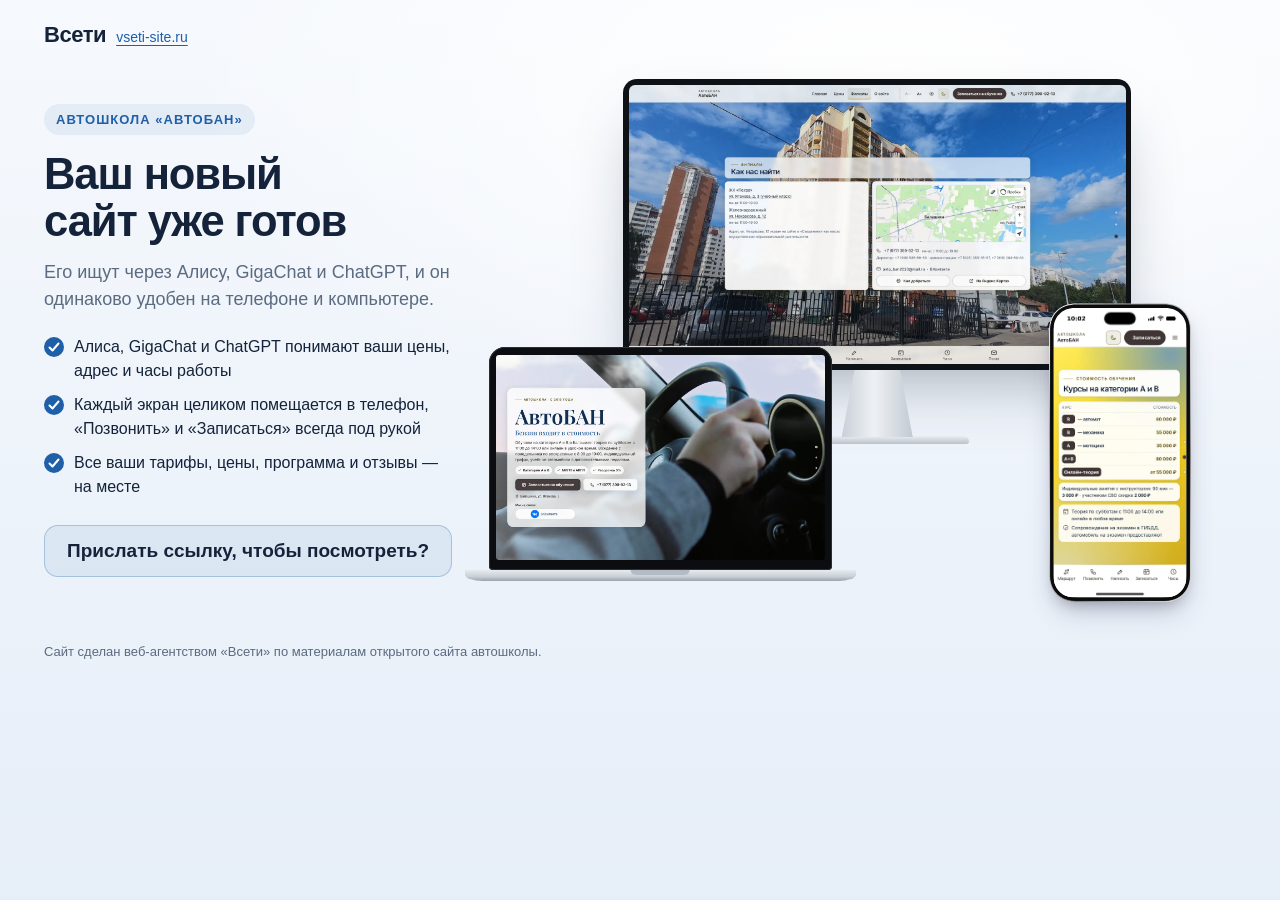
<file: vitrina/index.html>
<!doctype html>
<html lang="ru">
<head>
<meta charset="utf-8">
<meta name="viewport" content="width=device-width, initial-scale=1">
<meta name="robots" content="noindex, nofollow">
<title>Новый сайт автошколы «АвтоБАН» — веб-агентство «Всети»</title>
<style>
@layer stageshow{:where(.ss-phone){position:relative}.ss-phone{flex-shrink:0;box-shadow:0 calc(var(--ps) * 40) calc(var(--ps) * 80) calc(var(--ps) * -16) #32325d40,0 calc(var(--ps) * 24) calc(var(--ps) * 48) calc(var(--ps) * -24) #0000004d}.ss-phone__glass{height:100%}.ss-phone__window{position:relative;overflow:hidden;isolation:isolate}.ss-phone:is([data-frame=pro],[data-frame=silver],[data-frame=bezel],[data-frame=clay],[data-frame=outline],[data-frame=bare]){--ss-phone-glass: #0b0b0c;--ss-phone-rim: #2c2c2d;--ss-phone-seam: #e0dfdc;--ss-phone-line: var(--ss-text-faint, #9a9a9d);background:none}.ss-phone__bands{position:absolute;inset:0;overflow:visible;pointer-events:none}.ss-phone:is([data-frame=pro],[data-frame=silver],[data-frame=bezel],[data-frame=clay],[data-frame=outline]) .ss-phone__glass{position:relative}.ss-phone[data-frame=pro]{--ss-phone-band-1: #e3e3e6;--ss-phone-band-2: #9a9ba0;--ss-phone-band-3: #cfd0d4;--ss-phone-band-4: #85868b;--ss-phone-band-5: #c9cacd}.ss-stage[data-theme=dark] .ss-phone[data-frame=pro],.ss-stage[data-theme=glass] .ss-phone[data-frame=pro][data-dark]{--ss-phone-band-1: #5b5c61;--ss-phone-band-2: #2b2c2f;--ss-phone-band-3: #48494d;--ss-phone-band-4: #232427;--ss-phone-band-5: #404145}.ss-phone[data-frame=silver]{--ss-phone-band-1: #f4f4f6;--ss-phone-band-2: #c9cacf;--ss-phone-band-3: #eeeef1;--ss-phone-band-4: #b9babf;--ss-phone-band-5: #e6e6ea}.ss-phone[data-frame=bezel]{--ss-phone-glass: #111113}.ss-phone[data-frame=clay]{--ss-phone-clay-top: color-mix(in srgb, var(--ss-phone-clay, #ecebe8), #fff 45%);--ss-phone-clay-bottom: color-mix(in srgb, var(--ss-phone-clay, #ecebe8), #000 6%);box-shadow:0 calc(var(--ps) * 30) calc(var(--ps) * 60) calc(var(--ps) * -12) #32325d33,0 calc(var(--ps) * 16) calc(var(--ps) * 32) calc(var(--ps) * -16) #00000029}.ss-stage[data-theme=dark] .ss-phone[data-frame=clay]{--ss-phone-clay-top: color-mix(in srgb, var(--ss-phone-clay, #2a2a2e), #fff 6%);--ss-phone-clay-bottom: var(--ss-phone-clay, #2a2a2e);--ss-phone-seam: #333338}.ss-phone[data-frame=outline]{box-shadow:none}.ss-stage[data-theme=blueprint] .ss-phone[data-frame=outline]{--ss-phone-line: var(--ss-line)}.ss-phone:not([data-frame=android],[data-frame=soft]) .ss-phone__status{height:62px;padding:0}.ss-phone:not([data-frame=android],[data-frame=soft]) .ss-phone__time{position:absolute;top:21.5px;left:0;width:138.5px;line-height:22px;text-align:center}.ss-phone:not([data-frame=android],[data-frame=soft]) .ss-phone__glyphs{position:absolute;top:25.33px;left:285.25px;align-items:flex-start;gap:8px}.ss-phone:not([data-frame=android],[data-frame=soft]) .ss-phone__signal{margin-top:1px}.ss-phone:not([data-frame=android],[data-frame=soft]) .ss-phone__battery{margin-top:.33px}.ss-phone[data-frame=photo]{position:relative;background:none}.ss-phone__photo{position:absolute;z-index:4;background:var(--ss-phone-photo-light, none) center / 100% 100% no-repeat;pointer-events:none}.ss-stage[data-theme=dark] .ss-phone__photo,.ss-phone[data-dark] .ss-phone__photo{background-image:var(--ss-phone-photo-dark, var(--ss-phone-photo-light, none))}.ss-phone[data-frame=android]{background:linear-gradient(150deg,#3a3b3f,#1d1e21 40%,#2f3034 70%,#1a1b1e)}.ss-phone[data-frame=android] .ss-phone__glass{background:#050505}.ss-phone[data-frame=android] .ss-phone__island{top:14px;width:24px;height:24px;border-radius:50%}.ss-phone[data-frame=android] .ss-phone__status{height:48px;padding:0 26px}.ss-phone[data-frame=android] .ss-phone__time{font-family:system-ui,sans-serif;font-size:15px;font-weight:500}.ss-phone[data-frame=android] .ss-phone__content[data-status]{padding-top:48px}.ss-phone[data-frame=android] .ss-phone__home{width:108px;height:4px}.ss-phone[data-frame=soft]{box-shadow:0 0 0 calc(var(--ps) * 1.5) #0a25400d,0 calc(var(--ps) * 30) calc(var(--ps) * 60) calc(var(--ps) * -12) #32325d2e,0 calc(var(--ps) * 18) calc(var(--ps) * 36) calc(var(--ps) * -18) #0000001f}.ss-phone[data-frame=soft] .ss-phone__glass{background:#f6f9fc;box-shadow:inset 0 calc(var(--ps) * -2.9) calc(var(--ps) * 7.2) #0a254038}.ss-stage[data-theme=dark] .ss-phone[data-frame=soft] .ss-phone__glass{background:#1c2433;box-shadow:inset 0 calc(var(--ps) * -2.9) calc(var(--ps) * 7.2) #00000073}.ss-phone__screen{--pt: 1px;position:absolute;top:0;left:0;display:flex;flex-direction:column;overflow:hidden;background:#fff;color:#000;font-family:-apple-system,system-ui,sans-serif;font-size:15px;letter-spacing:-.015em;transform-origin:0 0;-webkit-font-smoothing:antialiased}.ss-phone[data-dark] .ss-phone__screen{background:#000;color:#fff}.ss-phone__status{position:absolute;top:0;right:0;left:0;z-index:2;display:flex;align-items:center;justify-content:space-between;height:54px;padding:0 34px 0 52px;transition:color .3s ease;will-change:transform}.ss-phone__time{font-family:SF Pro Text,-apple-system,system-ui,sans-serif;font-variation-settings:"opsz" 17;font-size:17.67px;font-weight:590;letter-spacing:0}.ss-phone__island{position:absolute;top:var(--ss-island-top, 14px);left:50%;z-index:3;width:var(--ss-island-w, 95px);height:37px;border-radius:18.5px;background:#000;transform:translate(-50%)}.ss-phone__glyphs{display:flex;align-items:center;gap:8px}.ss-phone__glyph{display:block}.ss-phone__content{position:relative;flex:1;min-height:0}.ss-phone__content[data-status]{padding-top:62px}.ss-phone__content:not([data-status]){padding-top:44px}.ss-phone[data-frame=bare] .ss-phone__content{padding-right:8px;padding-left:8px}.ss-phone__home{position:absolute;bottom:8px;left:50%;z-index:2;width:144px;height:5px;border-radius:2.5px;background:currentColor;transform:translate(-50%);transition:color .3s ease;will-change:transform}.ss-lock{position:absolute;inset:0;color:#fff;text-align:center}.ss-lock__date{margin-top:66px;font-size:22px;font-weight:600;letter-spacing:-.01em;opacity:.85}.ss-lock__clock{margin-top:-4px;font-size:112px;font-weight:700;line-height:1;letter-spacing:-.035em;font-variant-numeric:tabular-nums;opacity:.92}.ss-lock__stack{position:absolute;right:0;bottom:118px;left:0;display:flex;flex-direction:column;gap:8px;text-align:left}.ss-lock__stack[data-at=top]{top:290px;bottom:auto}.ss-lock__controls{position:absolute;right:46px;bottom:48px;left:46px;display:flex;justify-content:space-between}.ss-lock__control{display:grid;place-items:center;width:50px;height:50px;border-radius:50%;background:#0a0c1842;backdrop-filter:blur(24px) saturate(1.3);color:#fff}.ss-notification{display:flex;align-items:center;gap:13px;margin:0 18px;padding:14px 17px 14px 14px;border-radius:23px;background:#fcfcfdc2;backdrop-filter:blur(30px) saturate(1.25);box-shadow:0 4px 24px #0000000f;color:#000;text-align:left}.ss-notification[data-banner]{position:absolute;top:56px;right:0;left:0;z-index:2;animation:ss-banner-in .52s cubic-bezier(.2,.9,.25,1) both}@keyframes ss-banner-in{0%{transform:translateY(-110px)}}.ss-notification__icon{display:grid;flex-shrink:0;place-items:center;width:38px;height:38px;overflow:hidden;border-radius:9px;background:var(--ss-accent);color:#fff}.ss-notification__icon:has(>img){background:none}.ss-notification__icon>img{display:block;width:100%;height:100%}.ss-notification__text{display:flex;flex:1;flex-direction:column;min-width:0;font-size:15px;line-height:18px;letter-spacing:-.016em}.ss-notification__head{display:flex;align-items:baseline;gap:8px}.ss-notification__title{flex:1;min-width:0;overflow:hidden;font-weight:600;white-space:nowrap;text-overflow:ellipsis}.ss-notification__time{flex-shrink:0;font-size:12px;letter-spacing:-.005em;color:#3c3c4399}.ss-notification__body{display:-webkit-box;overflow:hidden;-webkit-line-clamp:3;-webkit-box-orient:vertical}.ss-lock[data-size=satellite] .ss-lock__stack{top:232px;bottom:auto}.ss-lock[data-size=satellite][data-clock=off] .ss-lock__stack{top:74px}.ss-notification{will-change:transform}.ss-phone:not([data-dark]) .ss-notification{background:#ffffffeb;box-shadow:0 0 0 .5px #00000014,0 8px 24px #0000001f}.ss-phone__time-bar{display:inline-block;width:30px;height:7px;border-radius:4px;background:currentColor;opacity:.5}}
:root{--ink:#14233a;--muted:#5b6b80;--accent:#1f5fa8;--sand:#ffc94d;--bg1:#f6f9fd;--bg2:#e6eef8}
*{box-sizing:border-box}
html,body{margin:0}
body{font:16px/1.5 -apple-system,"Segoe UI",Roboto,Arial,sans-serif;color:var(--ink);background:radial-gradient(1200px 600px at 70% 10%,#ffffff 0,rgba(255,255,255,0) 60%),linear-gradient(180deg,var(--bg1),var(--bg2));min-height:100vh}
a{color:inherit}
.top{display:flex;align-items:center;justify-content:space-between;max-width:1240px;margin:0 auto;padding:18px 24px}
.brand{display:flex;align-items:baseline;gap:10px;text-decoration:none}
.brand b{font-size:22px;letter-spacing:-.02em}
.brand span{font-size:14px;color:var(--accent);text-decoration:underline;text-underline-offset:3px}
.hero{max-width:1240px;margin:0 auto;padding:10px 24px 40px;display:grid;grid-template-columns:minmax(0,.82fr) minmax(0,1.5fr);gap:36px;align-items:center}
.eyebrow{display:inline-block;font-size:13px;font-weight:600;letter-spacing:.08em;text-transform:uppercase;color:var(--accent);background:rgba(31,95,168,.08);padding:6px 12px;border-radius:999px}
h1{text-wrap:balance;font-size:clamp(30px,3.4vw,48px);line-height:1.08;letter-spacing:-.025em;margin:16px 0 14px}
.lead{font-size:18px;color:var(--muted);margin:0 0 22px;max-width:30em}
.pts{list-style:none;padding:0;margin:0 0 26px;display:grid;gap:10px}
.pts li{display:flex;gap:10px;align-items:flex-start}
.pts li::before{content:"";flex:none;width:20px;height:20px;margin-top:2px;border-radius:50%;background:var(--accent) url("data:image/svg+xml,%3Csvg xmlns='http://www.w3.org/2000/svg' viewBox='0 0 20 20'%3E%3Cpath d='M5.5 10.5l3 3 6-7' fill='none' stroke='%23fff' stroke-width='2' stroke-linecap='round' stroke-linejoin='round'/%3E%3C/svg%3E") center/100% no-repeat}
.cta{display:flex;flex-wrap:wrap;gap:14px;align-items:center}
.btn{display:inline-flex;align-items:center;gap:8px;min-height:52px;padding:0 26px;border-radius:14px;background:var(--accent);color:#fff;font-weight:600;text-decoration:none;box-shadow:0 10px 24px rgba(31,95,168,.28)}
.btn:hover{background:#174a86}
.ask{margin:0;display:inline-flex;align-items:center;min-height:52px;padding:12px 22px;line-height:1.3;border-radius:14px;background:rgba(31,95,168,.08);border:1.5px solid rgba(31,95,168,.28);color:var(--ink);font-size:19px;font-weight:600}
/* сцена с устройствами */
.stage{position:relative;width:100%;aspect-ratio:16/11.2}
.dv{position:absolute}
.dv img{display:block;width:100%;height:100%;object-fit:cover;object-position:center top}
.mon .scr img,.lap .scr img{height:auto}
.mon{left:18%;top:0;width:68%}
.mon .scr{padding:1.1%;background:#0e1116;border-radius:14px;box-shadow:0 30px 60px -20px rgba(20,35,58,.35)}
.mon .scr img{border-radius:6px}
.mon .neck{width:14%;aspect-ratio:1/.95;margin:0 auto;background:linear-gradient(90deg,#c9d0d8,#eef1f4 45%,#c3cad2);clip-path:polygon(18% 0,82% 0,100% 100%,0 100%)}
.mon .foot{width:36%;aspect-ratio:36/1.5;margin:-1px auto 0;border-radius:6px 6px 3px 3px;background:linear-gradient(180deg,#e9edf1,#b9c1ca);box-shadow:0 12px 20px -8px rgba(20,35,58,.4)}
.lap{left:0;bottom:4%;width:46%}
.lap .scr{padding:2.2% 2.2% 3%;background:#0b0d11;border-radius:16px 16px 4px 4px;position:relative;box-shadow:0 0 0 1px #2a2f37 inset}
.lap .scr::before{content:"";position:absolute;top:1%;left:50%;width:.9%;aspect-ratio:1;border-radius:50%;background:#2b3442;transform:translateX(-50%)}
.lap .scr img{border-radius:3px}
.lap .base{position:relative;height:0;padding-bottom:3.2%;margin:0 -7%;background:linear-gradient(180deg,#e7ebef 0,#c8cfd7 60%,#9aa3ad 100%);border-radius:0 0 18px 18px/0 0 60% 60%;box-shadow:0 22px 30px -14px rgba(20,35,58,.45)}
.lap .base::after{content:"";position:absolute;top:0;left:50%;width:15%;height:40%;transform:translateX(-50%);background:#b3bbc4;border-radius:0 0 8px 8px}
.tab{right:1.5%;bottom:3%;width:23%}
.tab .scr{aspect-ratio:820/1180;padding:4.5%;background:#121419;border-radius:22px;box-shadow:0 0 0 2px #c7ced6,0 28px 50px -18px rgba(20,35,58,.45)}
.tab .scr img{border-radius:10px}
.ph{right:6%;bottom:0;width:340px;transform-origin:100% 100%}
.ph-shot{display:block;width:100%;height:auto}
.note{max-width:1240px;margin:0 auto;padding:0 24px 34px;color:var(--muted);font-size:13px}
@media (max-width:600px){
  .stage{aspect-ratio:16/9.8}
  .mon{display:none}
  .lap{left:6%;width:64%;bottom:6%}
  .ph{right:5%}
}
@media (max-width:900px){
  .hero{grid-template-columns:1fr;gap:26px;padding-top:0}
  .stage{order:-1}
  .lead{font-size:16.5px}
}
</style>
</head>
<body>
<header class="top"><a class="brand" href="https://vseti-site.ru/" target="_blank" rel="noopener"><b>Всети</b><span>vseti-site.ru</span></a></header>
<main class="hero">
  <div class="txt">
    <span class="eyebrow">Автошкола «АвтоБАН»</span>
    <h1>Ваш новый сайт уже готов</h1>
    <p class="lead">Его ищут через Алису, GigaChat и ChatGPT, и он одинаково удобен на телефоне и компьютере.</p>
    <ul class="pts">
      <li>Алиса, GigaChat и ChatGPT понимают ваши цены, адрес и часы работы</li>
      <li>Каждый экран целиком помещается в телефон, «Позвонить» и «Записаться» всегда под рукой</li>
      <li>Все ваши тарифы, цены, программа и отзывы — на месте</li>
    </ul>
    <div class="cta">
      <p class="ask">Прислать ссылку, чтобы посмотреть?</p>
    </div>
  </div>
  <div class="stage" id="stage" aria-label="Новый сайт на компьютере, ноутбуке и телефоне">
    <div class="dv mon"><div class="scr"><img src="img/monitor.webp?v=2" alt="" width="1600" height="900"></div><div class="neck"></div><div class="foot"></div></div>
    <div class="dv lap"><div class="scr"><img src="img/laptop.webp?v=2" alt="" width="1280" height="800"></div><div class="base"></div></div>
    <div class="dv ph" id="ph"><div class="ss-phone z-phone" data-frame="pro" style="width: 340px; height: 714.953px; padding: 2.38318px; border-radius: 61.1682px; --ps: 0.794392523364486px;"><svg class="ss-phone__bands" width="100%" height="100%" aria-hidden="true"><defs><linearGradient id="ph-band" x1="0.2" y1="0" x2="0.8" y2="1"><stop offset="0" style="stop-color: var(--ss-phone-band-1);"></stop><stop offset="0.22" style="stop-color: var(--ss-phone-band-2);"></stop><stop offset="0.48" style="stop-color: var(--ss-phone-band-3);"></stop><stop offset="0.74" style="stop-color: var(--ss-phone-band-4);"></stop><stop offset="1" style="stop-color: var(--ss-phone-band-5);"></stop></linearGradient><linearGradient id="ph-clay" x1="0" y1="0" x2="0" y2="1"><stop offset="0" style="stop-color: var(--ss-phone-clay-top);"></stop><stop offset="1" style="stop-color: var(--ss-phone-clay-bottom);"></stop></linearGradient></defs><g transform="translate(10.327102803738317 10.327102803738317)" stroke-linejoin="round"><path d="M262.94 0.00L267.09 0.06L270.49 0.24L273.65 0.53L276.65 0.94L279.51 1.47L282.27 2.11L284.93 2.87L287.50 3.74L289.97 4.72L292.36 5.81L294.65 7.02L296.85 8.33L298.96 9.75L300.98 11.27L302.90 12.90L304.72 14.62L306.45 16.45L308.08 18.37L309.60 20.38L311.02 22.49L312.33 24.70L313.53 26.99L314.63 29.37L315.61 31.85L316.48 34.41L317.24 37.07L317.88 39.83L318.41 42.70L318.82 45.69L319.11 48.85L319.29 52.25L319.35 56.40L319.35 637.90L319.29 642.04L319.11 645.45L318.82 648.60L318.41 651.60L317.88 654.47L317.24 657.23L316.48 659.89L315.61 662.45L314.63 664.92L313.53 667.31L312.33 669.60L311.02 671.80L309.60 673.91L308.08 675.93L306.45 677.85L304.72 679.68L302.90 681.40L300.98 683.03L298.96 684.55L296.85 685.97L294.65 687.28L292.36 688.49L289.97 689.58L287.50 690.56L284.93 691.43L282.27 692.19L279.51 692.83L276.65 693.36L273.65 693.77L270.49 694.06L267.09 694.24L262.94 694.30L56.40 694.30L52.25 694.24L48.85 694.06L45.69 693.77L42.70 693.36L39.83 692.83L37.07 692.19L34.41 691.43L31.85 690.56L29.37 689.58L26.99 688.49L24.70 687.28L22.49 685.97L20.38 684.55L18.37 683.03L16.45 681.40L14.62 679.68L12.90 677.85L11.27 675.93L9.75 673.91L8.33 671.80L7.02 669.60L5.81 667.31L4.72 664.92L3.74 662.45L2.87 659.89L2.11 657.23L1.47 654.47L0.94 651.60L0.53 648.60L0.24 645.45L0.06 642.04L0.00 637.90L0.00 56.40L0.06 52.25L0.24 48.85L0.53 45.69L0.94 42.70L1.47 39.83L2.11 37.07L2.87 34.41L3.74 31.85L4.72 29.37L5.81 26.99L7.02 24.70L8.33 22.49L9.75 20.38L11.27 18.37L12.90 16.45L14.62 14.62L16.45 12.90L18.37 11.27L20.38 9.75L22.49 8.33L24.70 7.02L26.99 5.81L29.37 4.72L31.85 3.74L34.41 2.87L37.07 2.11L39.83 1.47L42.70 0.94L45.69 0.53L48.85 0.24L52.25 0.06L56.40 0.00Z" fill="none" stroke-width="20.654205607476634" stroke="url(#ph-band)"></path><path d="M262.94 0.00L267.09 0.06L270.49 0.24L273.65 0.53L276.65 0.94L279.51 1.47L282.27 2.11L284.93 2.87L287.50 3.74L289.97 4.72L292.36 5.81L294.65 7.02L296.85 8.33L298.96 9.75L300.98 11.27L302.90 12.90L304.72 14.62L306.45 16.45L308.08 18.37L309.60 20.38L311.02 22.49L312.33 24.70L313.53 26.99L314.63 29.37L315.61 31.85L316.48 34.41L317.24 37.07L317.88 39.83L318.41 42.70L318.82 45.69L319.11 48.85L319.29 52.25L319.35 56.40L319.35 637.90L319.29 642.04L319.11 645.45L318.82 648.60L318.41 651.60L317.88 654.47L317.24 657.23L316.48 659.89L315.61 662.45L314.63 664.92L313.53 667.31L312.33 669.60L311.02 671.80L309.60 673.91L308.08 675.93L306.45 677.85L304.72 679.68L302.90 681.40L300.98 683.03L298.96 684.55L296.85 685.97L294.65 687.28L292.36 688.49L289.97 689.58L287.50 690.56L284.93 691.43L282.27 692.19L279.51 692.83L276.65 693.36L273.65 693.77L270.49 694.06L267.09 694.24L262.94 694.30L56.40 694.30L52.25 694.24L48.85 694.06L45.69 693.77L42.70 693.36L39.83 692.83L37.07 692.19L34.41 691.43L31.85 690.56L29.37 689.58L26.99 688.49L24.70 687.28L22.49 685.97L20.38 684.55L18.37 683.03L16.45 681.40L14.62 679.68L12.90 677.85L11.27 675.93L9.75 673.91L8.33 671.80L7.02 669.60L5.81 667.31L4.72 664.92L3.74 662.45L2.87 659.89L2.11 657.23L1.47 654.47L0.94 651.60L0.53 648.60L0.24 645.45L0.06 642.04L0.00 637.90L0.00 56.40L0.06 52.25L0.24 48.85L0.53 45.69L0.94 42.70L1.47 39.83L2.11 37.07L2.87 34.41L3.74 31.85L4.72 29.37L5.81 26.99L7.02 24.70L8.33 22.49L9.75 20.38L11.27 18.37L12.90 16.45L14.62 14.62L16.45 12.90L18.37 11.27L20.38 9.75L22.49 8.33L24.70 7.02L26.99 5.81L29.37 4.72L31.85 3.74L34.41 2.87L37.07 2.11L39.83 1.47L42.70 0.94L45.69 0.53L48.85 0.24L52.25 0.06L56.40 0.00Z" fill="none" stroke-width="15.88785046728972" style="stroke: var(--ss-phone-rim);"></path><path d="M262.94 0.00L267.09 0.06L270.49 0.24L273.65 0.53L276.65 0.94L279.51 1.47L282.27 2.11L284.93 2.87L287.50 3.74L289.97 4.72L292.36 5.81L294.65 7.02L296.85 8.33L298.96 9.75L300.98 11.27L302.90 12.90L304.72 14.62L306.45 16.45L308.08 18.37L309.60 20.38L311.02 22.49L312.33 24.70L313.53 26.99L314.63 29.37L315.61 31.85L316.48 34.41L317.24 37.07L317.88 39.83L318.41 42.70L318.82 45.69L319.11 48.85L319.29 52.25L319.35 56.40L319.35 637.90L319.29 642.04L319.11 645.45L318.82 648.60L318.41 651.60L317.88 654.47L317.24 657.23L316.48 659.89L315.61 662.45L314.63 664.92L313.53 667.31L312.33 669.60L311.02 671.80L309.60 673.91L308.08 675.93L306.45 677.85L304.72 679.68L302.90 681.40L300.98 683.03L298.96 684.55L296.85 685.97L294.65 687.28L292.36 688.49L289.97 689.58L287.50 690.56L284.93 691.43L282.27 692.19L279.51 692.83L276.65 693.36L273.65 693.77L270.49 694.06L267.09 694.24L262.94 694.30L56.40 694.30L52.25 694.24L48.85 694.06L45.69 693.77L42.70 693.36L39.83 692.83L37.07 692.19L34.41 691.43L31.85 690.56L29.37 689.58L26.99 688.49L24.70 687.28L22.49 685.97L20.38 684.55L18.37 683.03L16.45 681.40L14.62 679.68L12.90 677.85L11.27 675.93L9.75 673.91L8.33 671.80L7.02 669.60L5.81 667.31L4.72 664.92L3.74 662.45L2.87 659.89L2.11 657.23L1.47 654.47L0.94 651.60L0.53 648.60L0.24 645.45L0.06 642.04L0.00 637.90L0.00 56.40L0.06 52.25L0.24 48.85L0.53 45.69L0.94 42.70L1.47 39.83L2.11 37.07L2.87 34.41L3.74 31.85L4.72 29.37L5.81 26.99L7.02 24.70L8.33 22.49L9.75 20.38L11.27 18.37L12.90 16.45L14.62 14.62L16.45 12.90L18.37 11.27L20.38 9.75L22.49 8.33L24.70 7.02L26.99 5.81L29.37 4.72L31.85 3.74L34.41 2.87L37.07 2.11L39.83 1.47L42.70 0.94L45.69 0.53L48.85 0.24L52.25 0.06L56.40 0.00Z" fill="none" stroke-width="14.69626168224299" style="stroke: var(--ss-phone-glass);"></path></g></svg><div class="ss-phone__glass" style="padding: 7.94393px; border-radius: 58.785px;"><div class="ss-phone__window" style="width: 319.346px; height: 694.299px; clip-path: path(&quot;M 262.94 0 L 267.09 0.06 L 270.49 0.24 L 273.65 0.53 L 276.65 0.94 L 279.51 1.47 L 282.27 2.11 L 284.93 2.87 L 287.5 3.74 L 289.97 4.72 L 292.36 5.81 L 294.65 7.02 L 296.85 8.33 L 298.96 9.75 L 300.98 11.27 L 302.9 12.9 L 304.72 14.62 L 306.45 16.45 L 308.08 18.37 L 309.6 20.38 L 311.02 22.49 L 312.33 24.7 L 313.53 26.99 L 314.63 29.37 L 315.61 31.85 L 316.48 34.41 L 317.24 37.07 L 317.88 39.83 L 318.41 42.7 L 318.82 45.69 L 319.11 48.85 L 319.29 52.25 L 319.35 56.4 L 319.35 637.9 L 319.29 642.04 L 319.11 645.45 L 318.82 648.6 L 318.41 651.6 L 317.88 654.47 L 317.24 657.23 L 316.48 659.89 L 315.61 662.45 L 314.63 664.92 L 313.53 667.31 L 312.33 669.6 L 311.02 671.8 L 309.6 673.91 L 308.08 675.93 L 306.45 677.85 L 304.72 679.68 L 302.9 681.4 L 300.98 683.03 L 298.96 684.55 L 296.85 685.97 L 294.65 687.28 L 292.36 688.49 L 289.97 689.58 L 287.5 690.56 L 284.93 691.43 L 282.27 692.19 L 279.51 692.83 L 276.65 693.36 L 273.65 693.77 L 270.49 694.06 L 267.09 694.24 L 262.94 694.3 L 56.4 694.3 L 52.25 694.24 L 48.85 694.06 L 45.69 693.77 L 42.7 693.36 L 39.83 692.83 L 37.07 692.19 L 34.41 691.43 L 31.85 690.56 L 29.37 689.58 L 26.99 688.49 L 24.7 687.28 L 22.49 685.97 L 20.38 684.55 L 18.37 683.03 L 16.45 681.4 L 14.62 679.68 L 12.9 677.85 L 11.27 675.93 L 9.75 673.91 L 8.33 671.8 L 7.02 669.6 L 5.81 667.31 L 4.72 664.92 L 3.74 662.45 L 2.87 659.89 L 2.11 657.23 L 1.47 654.47 L 0.94 651.6 L 0.53 648.6 L 0.24 645.45 L 0.06 642.04 L 0 637.9 L 0 56.4 L 0.06 52.25 L 0.24 48.85 L 0.53 45.69 L 0.94 42.7 L 1.47 39.83 L 2.11 37.07 L 2.87 34.41 L 3.74 31.85 L 4.72 29.37 L 5.81 26.99 L 7.02 24.7 L 8.33 22.49 L 9.75 20.38 L 11.27 18.37 L 12.9 16.45 L 14.62 14.62 L 16.45 12.9 L 18.37 11.27 L 20.38 9.75 L 22.49 8.33 L 24.7 7.02 L 26.99 5.81 L 29.37 4.72 L 31.85 3.74 L 34.41 2.87 L 37.07 2.11 L 39.83 1.47 L 42.7 0.94 L 45.69 0.53 L 48.85 0.24 L 52.25 0.06 L 56.4 0 Z&quot;);"><div class="ss-phone__screen" style="width: 402px; height: 874px; transform: scale(0.794393); --ss-screen-r: 64px;"><div class="ss-phone__status"><span class="ss-phone__time">10:02</span><span class="ss-phone__glyphs"><svg viewBox="0 0 20.33 13.67" width="20.33" height="13.67" class="ss-phone__glyph ss-phone__signal"><rect x="0" y="7.34" width="3.333" height="6.33" rx="1.667" fill="currentColor"></rect><rect x="5.667" y="5" width="3.333" height="8.67" rx="1.667" fill="currentColor"></rect><rect x="11.334" y="2.67" width="3.333" height="11" rx="1.667" fill="currentColor"></rect><rect x="17.000999999999998" y="0" width="3.333" height="13.67" rx="1.667" fill="currentColor"></rect></svg><svg viewBox="0 0 19.33 14.33" width="19.33" height="14.33" class="ss-phone__glyph ss-phone__wifi"><path fill-rule="evenodd" fill="currentColor" d="M0.415933 5.54283C0.902185 6.04412 1.66017 5.95818 2.27513 5.41393C4.30595 3.58064 6.83731 2.63535 9.66901 2.63535C12.5007 2.63535 15.0464 3.60928 17.0629 5.41393C17.6636 5.97251 18.4215 6.0298 18.9221 5.54283C19.4226 5.02722 19.4942 4.2538 18.9793 3.70954C16.8341 1.51819 13.3302 0 9.66901 0C6.00783 0 2.48965 1.53251 0.358727 3.72387C-0.156127 4.2538 -0.0989213 5.02722 0.415933 5.55715L0.415933 5.54283ZM3.94841 9.13779C4.50617 9.68205 5.22124 9.62476 5.85051 9.10915C6.88022 8.29276 8.25316 7.73418 9.66901 7.7485C11.0706 7.7485 12.4435 8.29276 13.4875 9.12347C14.1168 9.63908 14.8605 9.66773 15.4039 9.12347C15.9331 8.57921 16.0189 7.7485 15.4611 7.23289C14.0739 5.98683 11.9859 5.11315 9.68332 5.11315C7.38077 5.11315 5.27845 5.98683 3.9055 7.23289C3.41925 7.69121 3.31914 8.47896 3.96271 9.13779L3.94841 9.13779ZM8.72511 13.8929C9.34008 14.4801 9.98365 14.4801 10.5986 13.8929L11.757 12.7757C12.372 12.1742 12.5007 11.4151 11.7999 10.8995C11.2136 10.4841 10.4699 10.212 9.66901 10.212C8.86813 10.212 8.11015 10.4841 7.53809 10.9138C6.83731 11.4151 6.98033 12.1885 7.59529 12.7757L8.73942 13.8929L8.72511 13.8929Z"></path></svg><svg viewBox="0 0 29.33 13.67" width="29.33" height="13.67" class="ss-phone__glyph ss-phone__battery"><path fill="currentColor" d="M0 6.4C0 4.15979 0 3.03969 0.435974 2.18404C0.819467 1.43139 1.43139 0.819467 2.18404 0.435974C3.03969 0 4.15979 0 6.4 0L19.933 0C22.1732 0 23.2933 0 24.149 0.435974C24.9016 0.819467 25.5135 1.43139 25.897 2.18404C26.333 3.03969 26.333 4.15979 26.333 6.4L26.333 7.26666C26.333 9.50687 26.333 10.627 25.897 11.4826C25.5135 12.2353 24.9016 12.8472 24.149 13.2307C23.2933 13.6667 22.1732 13.6667 19.933 13.6667L6.4 13.6667C4.15979 13.6667 3.03969 13.6667 2.18404 13.2307C1.43139 12.8472 0.819467 12.2353 0.435974 11.4826C0 10.627 0 9.50687 0 7.26666L0 6.4Z"></path><path fill-rule="evenodd" fill="currentColor" transform="translate(27.33 4.33)" d="M0 0L0 5C0.601505 4.8625 2 3.75 2 2.5C2 1.25 0.601505 0.1375 0 0Z"></path></svg></span></div><span class="ss-phone__island"></span><div class="ss-phone__content" data-status="true"><img class="ph-shot" src="img/phone.webp?v=2" alt="Новый сайт автошколы «АвтоБАН» на телефоне" width="393" height="794"></div><span class="ss-phone__home"></span></div></div></div></div></div>
  </div>
</main>
<p class="note">Сайт сделан веб-агентством «Всети» по материалам открытого сайта автошколы.</p>
<script>
(function(){var st=document.getElementById('stage'),ph=document.getElementById('ph');
function fit(){var k=st.clientWidth*(innerWidth<=600?0.27:0.19)/340;ph.style.transform='scale('+k+')';}
fit();addEventListener('resize',fit);})();
</script>
</body>
</html>
</file>
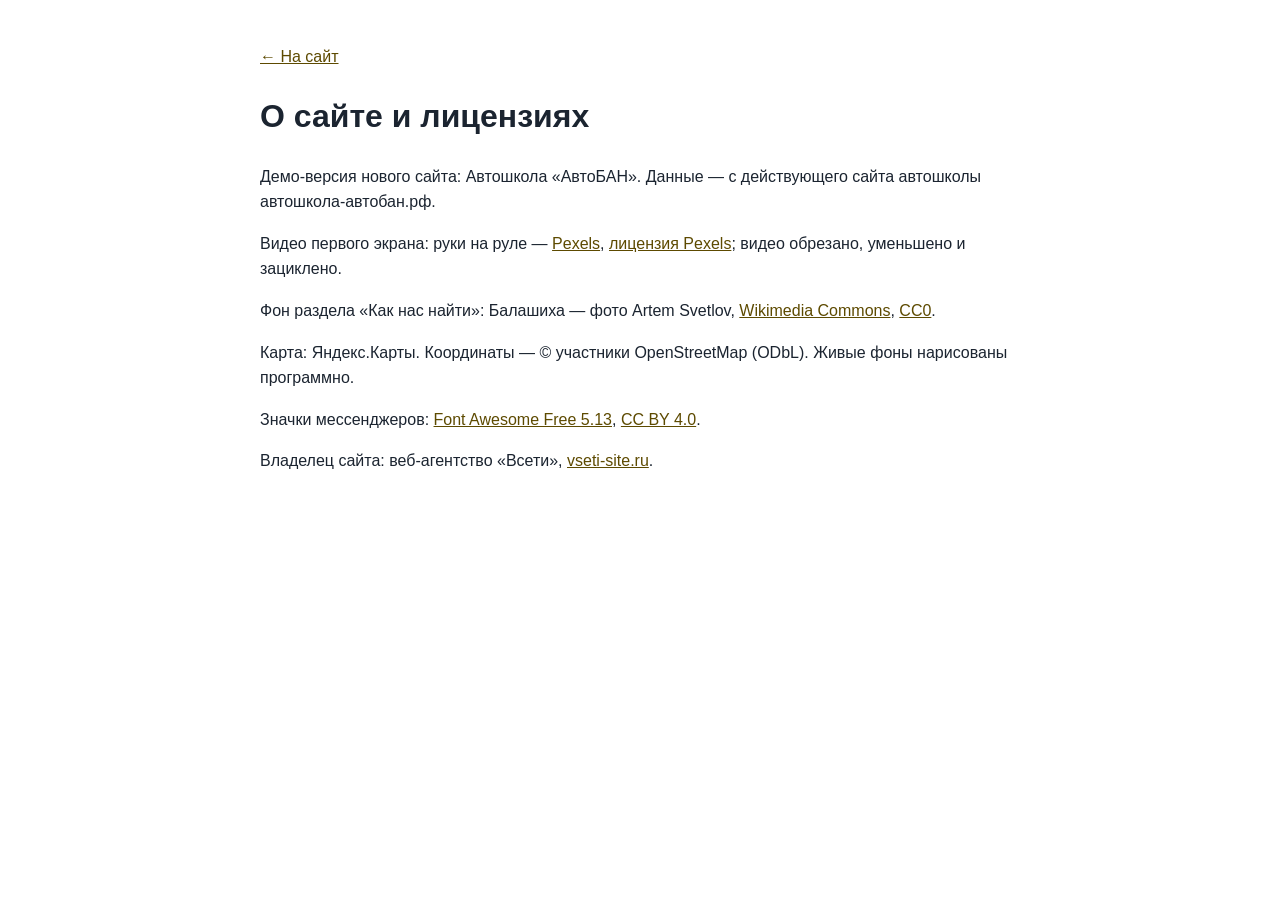
<file: credits.html>
<!doctype html><html lang="ru"><head><meta charset="utf-8"><meta name="viewport" content="width=device-width,initial-scale=1"><meta name="robots" content="noindex"><title>О сайте — Автошкола «АвтоБАН»</title>
<style>body{font:16px/1.6 Inter,Arial,sans-serif;max-width:760px;margin:0 auto;padding:28px 18px;color:#1b2430}a{color:#5d4a00}</style></head><body>
<p><a href="./">← На сайт</a></p><h1>О сайте и лицензиях</h1>
<p>Демо-версия нового сайта: Автошкола «АвтоБАН». Данные — с действующего сайта автошколы автошкола-автобан.рф.</p>
<p>Видео первого экрана: руки на руле — <a href="https://www.pexels.com/video/10579034/" target="_blank" rel="noopener">Pexels</a>, <a href="https://www.pexels.com/license/" target="_blank" rel="noopener">лицензия Pexels</a>; видео обрезано, уменьшено и зациклено.</p>
<p>Фон раздела «Как нас найти»: Балашиха — фото Artem Svetlov, <a href="https://commons.wikimedia.org/wiki/File:Balashikha_2019-07_2.jpg" target="_blank" rel="noopener">Wikimedia Commons</a>, <a href="https://creativecommons.org/publicdomain/zero/1.0/deed.ru" target="_blank" rel="noopener">CC0</a>.</p>
<p>Карта: Яндекс.Карты. Координаты — © участники OpenStreetMap (ODbL). Живые фоны нарисованы программно.</p>
<p>Значки мессенджеров: <a href="https://fontawesome.com" target="_blank" rel="noopener">Font Awesome Free 5.13</a>, <a href="https://creativecommons.org/licenses/by/4.0/" target="_blank" rel="noopener">CC BY 4.0</a>.</p>
<p>Владелец сайта: веб-агентство «Всети», <a href="https://vseti-site.ru" target="_blank" rel="noopener">vseti-site.ru</a>.</p>
</body></html>
</file>
<file: css/etalon.css>
/* ==========================================================================
   Эталон нотариуса. Общий слой поверх встроенных стилей index.html:
   видео-первый экран, «жидкое стекло», интерьеры на фоне экранов,
   шапка и нижняя панель со второго экрана, карточки Spotlight Card.
   ========================================================================== */

/* плавное проявление подсветки рамки (Chrome/Safari/Firefox новых версий) */
@property --hl{syntax:'<number>';inherits:true;initial-value:0}

:root{
  --glass:rgba(0,0,0,.4);
  --glass-blur:4px;
  --spot:255,196,108;          /* тёплый янтарь под интерьеры */
  --spring:cubic-bezier(.2,.9,.3,1.35);
}

/* ---------- светлый текст на тёмном стекле для всего, что лежит на фото ---------- */
.sec:not(.sec-hero),.hdr,.bar,.mmenu{
  --card:rgba(0,0,0,.4); --card-rgb:0,0,0;
  --text:#fff; --muted:rgba(255,255,255,.84);
  --line:rgba(255,255,255,.3); --line2:rgba(255,255,255,.2);
  --accent:#ecd9ac; --accent-d:#f6e9c8; --accent-l:#d3bc8a; --accent-soft:rgba(255,255,255,.13);
  --bg:rgba(0,0,0,.3); --bg2:transparent; --bg3:rgba(255,255,255,.13);
  --on-accent:#1d170b;
  --shadow:0 1px 12px rgba(0,0,0,.35); --shadow-lg:0 18px 50px rgba(0,0,0,.5);
  --ok:#8fe3a8; --bad:#ff9f96;
  color:#fff;
}
.sec:not(.sec-hero){background:#2b2319}
.sec:not(.sec-hero) .sec-scroll{
  position:relative;z-index:1;
  padding-top:calc(var(--hdr-h) / var(--zc,1) + 12px);padding-bottom:calc(var(--bar-h) + 12px);
  text-shadow:0 1px 2px rgba(0,0,0,.45)
}
.sec:not(.sec-hero) :is(input,select,textarea,button.btn,.btn){text-shadow:none}

/* ---------- фон экранов: интерьеры, затемнение ровно 50% ---------- */
.sec-bg{position:absolute;inset:0;z-index:0;overflow:hidden;pointer-events:none;background:#2b2319}
.sec-bg picture{display:block;width:100%;height:100%}
.sec-bg img{display:block;width:100%;height:100%;object-fit:cover;opacity:0;transition:opacity .9s ease}
.sec-bg img.ld,html:not(.js) .sec-bg img{opacity:1}
.sec-bg::after{content:"";position:absolute;inset:0;background:rgba(0,0,0,.5)}

/* ==========================================================================
   Жидкое стекло
   ========================================================================== */
.glass,
.sec:not(.sec-hero) :is(.sec-head,.svc,.step,.rev,.rsum,.cred,.cbox,.fq,.about-txt,.tf-card,.quote,.ilink,.chips li,.foot,.rate-chip){
  position:relative;isolation:isolate;
  background:var(--glass);
  -webkit-backdrop-filter:blur(var(--glass-blur));backdrop-filter:blur(var(--glass-blur));
  border:0;border-radius:var(--radius);
  box-shadow:0 8px 30px rgba(0,0,0,.14);
}
/* тонкая светлая рамка-градиент; рядом с курсором рамка разгорается (--hl, --x, --y) */
.glass::after,
.sec:not(.sec-hero) :is(.sec-head,.svc,.step,.rev,.rsum,.cred,.cbox,.fq,.about-txt,.tf-card,.quote,.ilink,.chips li,.foot,.rate-chip)::after{
  content:"";position:absolute;inset:0;border-radius:inherit;padding:1.4px;pointer-events:none;z-index:2;
  background:
    radial-gradient(230px circle at var(--x,50%) var(--y,50%),rgba(255,226,160,calc(var(--hl,0)*1)),rgba(var(--spot),calc(var(--hl,0)*.65)) 38%,transparent 72%),
    linear-gradient(160deg,rgba(255,255,255,.58) 0%,rgba(255,255,255,.16) 22%,rgba(255,255,255,0) 44%,rgba(255,255,255,0) 60%,rgba(255,255,255,.16) 82%,rgba(255,255,255,.5) 100%);
  -webkit-mask:linear-gradient(#000 0 0) content-box,linear-gradient(#000 0 0);
  -webkit-mask-composite:xor;mask-composite:exclude;
}
.sec:not(.sec-hero) .sec-head{display:block;width:fit-content;max-width:100%;border-radius:18px;padding:14px 22px 16px;margin-bottom:16px}
.sec:not(.sec-hero) .sec-head .h2{margin-top:8px}
.sec:not(.sec-hero) .sec-head .lead{margin-top:8px}
.sec:not(.sec-hero) .sec-head .demo-note{background:rgba(255,255,255,.1);border-left-color:var(--accent)}

/* ==========================================================================
   Spotlight Card: пятно света под курсором внутри карточки (::before),
   подсветка рамки рядом с курсором (::after выше), «прыжок» scale + тень.
   Позицию --x/--y ставит один общий обработчик pointermove (js/etalon.js).
   ========================================================================== */
.glow{position:relative;isolation:isolate;--hov:1.035}
.glow::before{
  content:"";position:absolute;inset:0;border-radius:inherit;pointer-events:none;z-index:-1;
  background:
    radial-gradient(340px circle at var(--x,50%) var(--y,50%),rgba(var(--spot),.5),rgba(var(--spot),.2) 38%,transparent 72%);
  opacity:0;transition:opacity .35s ease;
}
.glow.lit{--hl:1}
.glow.lit::before{opacity:1}
.glow{transition:scale .38s var(--spring),box-shadow .32s ease,--hl .3s ease}
.glow.rv{transition:opacity .7s ease var(--rvd),translate .7s ease var(--rvd),scale .38s var(--spring),box-shadow .32s ease,--hl .3s ease}
@media (hover:hover) and (pointer:fine){
  .glow:hover{scale:var(--hov);z-index:6;box-shadow:0 24px 54px rgba(0,0,0,.5),0 0 34px rgba(var(--spot),.2)}
}
/* ---------- «Контакты» («Как нас найти»): плашки при наведении и касании загораются жёлтым — яркая рамка и мягкое
   свечение вокруг; размер не меняется (никаких увеличений и сдвигов раскладки), видно в обеих темах ---------- */
:root{--gy-ring:255,208,80;--gy-glow:255,200,64}
html[data-theme="light"]{--gy-ring:232,154,0;--gy-glow:255,186,30}
#contacts .glow{--gy:0 0 0 2.5px rgba(var(--gy-ring),.98),0 0 22px 4px rgba(var(--gy-glow),.66),0 0 58px 14px rgba(var(--gy-glow),.32),0 8px 30px rgba(0,0,0,.14);
  --gy0:0 0 0 0 rgba(var(--gy-ring),0),0 0 0 0 rgba(var(--gy-glow),0),0 0 0 0 rgba(var(--gy-glow),0),0 8px 30px rgba(0,0,0,.14)}
@media (hover:hover) and (pointer:fine){
  #contacts .glow:hover{scale:1;box-shadow:var(--gy)}
  /* заголовок с рейтингом: когда курсор на значке рейтинга, светится только значок */
  #contacts .sec-head:has(.rate-chip:hover):hover{box-shadow:var(--gy0)}
}
#contacts .glow.tap{animation:cGlowTap 1.4s ease-out,glowHl .62s ease-out}
@keyframes cGlowTap{0%{box-shadow:var(--gy0)}14%,62%{box-shadow:var(--gy)}100%{box-shadow:var(--gy0)}}
html[data-hc="1"] #contacts .glow:hover{outline:3px solid #ffd400;outline-offset:2px}
/* крупные плашки берут нижнюю границу 1,03: 3,5 % от 600 px — это уже 20 px */
.hero-plq,.about-txt,.tf-card,.sec-head,.cbox{--hov:1.03}

/* касание на телефоне: вспышка пятна в точке касания и подпрыгивание */
.glow.tap{animation:glowTap .62s var(--spring),glowHl .62s ease-out}
.glow.tap::before{animation:spotFlash .62s ease-out}
@keyframes glowTap{0%{scale:1}38%{scale:var(--tap,1.045)}100%{scale:1}}
@keyframes glowHl{0%{--hl:0}22%{--hl:1}100%{--hl:0}}
@keyframes spotFlash{0%{opacity:0}18%{opacity:1}100%{opacity:0}}

/* ---------- появление блоков при входе на экран ---------- */
.rv{--rvd:calc(var(--i,0) * 90ms);opacity:0;transform:none;translate:0 18px;
  transition:opacity .7s ease var(--rvd),translate .7s ease var(--rvd)}
.sec.active .rv{opacity:1;transform:none;translate:0 0}
/* первый экран: блоки стартуют сами (экран активен с загрузки), по очереди после слова */
.sec-hero .rv{--rvd:calc(var(--hero-d,1.8s) + var(--i,0) * 140ms);opacity:1;translate:0 0}
.sec-hero .kicker.rv{--rvd:.45s}
/* анимация заголовка стартует — скрипт ставит .go, и остальные блоки выходят следом за словом */
.sec-hero.go .rv{animation:heroIn .9s cubic-bezier(.2,.7,.2,1) var(--rvd) both}
html.js .sec-hero:not(.go) .rv{opacity:0;translate:0 18px;animation:heroSafe .01s linear 5s forwards}
@keyframes heroIn{from{opacity:0;translate:0 18px}to{opacity:1;translate:0 0}}
@keyframes heroSafe{to{opacity:1;translate:0 0}}

/* ==========================================================================
   Первый экран
   ========================================================================== */
.sec-hero{background:#8fb1d4;color:#fff;
  /* А−/А+ первый экран не трогают: страница в zoom, экран — встречный zoom (как шапка), поэтому он на любой ступени
     выглядит ровно как при 100 %. Единицы vw/vh и высота экрана считаются от окна без поправки. */
  zoom:calc(1 / var(--zc,1)); --vwu:1vw; --vhu:1vh;
  /* высота — та же видимая, что у остальных экранов (скрипт кладёт её в --vhr); 100vh во встроенном браузере Telegram на Android
     считается при спрятанной верхней панели и выше видимой части — первый экран выходил выше, и все следующие съезжали вниз */
  --vh:var(--vhr, calc(100 * var(--vhu)))}
.hero-bg{position:absolute;inset:0;overflow:hidden;background:#9db9d6 url(../img/hero-poster.jpg) 54% 50%/cover no-repeat}
.hero-video{position:absolute;inset:0;width:100%;height:100%;object-fit:cover;object-position:54% 50%;background:transparent}
.hero-clouds{
  position:absolute;left:0;top:0;width:100%;height:58%;pointer-events:none;opacity:0;transition:opacity 2.4s ease;
  -webkit-mask-image:linear-gradient(180deg,#000 0%,#000 36%,rgba(0,0,0,.55) 66%,transparent 100%);
          mask-image:linear-gradient(180deg,#000 0%,#000 36%,rgba(0,0,0,.55) 66%,transparent 100%)
}
.hero-clouds.on{opacity:1}
/* угасание к низу рисует сам шейдер (js/clouds.js): маска на canvas — лишний проход на каждый кадр */
.hero-clouds.baked{-webkit-mask-image:none;mask-image:none}
/* точки-переходы по краю не растут с А+: иначе на ступенях 130–150 % они наезжают на плашки первого экрана и карточки */
.dots{zoom:calc(1 / var(--zc,1))}

.sec-hero .sec-scroll{position:relative;z-index:1;padding:26px clamp(20px,calc(3.4*var(--vwu,1vw)),64px);display:flex;flex-direction:column}
.sec-hero .wrap{max-width:none;margin:auto 0}
.hero-plq{
  --plq-w:clamp(500px,calc(38*var(--vwu,1vw)),660px);--plq-pad:clamp(24px,calc(2.4*var(--vwu,1vw)),36px);
  width:min(100%,var(--plq-w));padding:var(--plq-pad);border-radius:28px;
  color:#fff;text-shadow:0 1px 3px rgba(0,0,0,.5);
  animation:plqIn .9s ease both
}
@keyframes plqIn{from{opacity:0;translate:0 14px}to{opacity:1;translate:0 0}}
.hero-plq .kicker{color:#f6e6bd;font-size:12.5px;letter-spacing:.15em}
.hero-plq .kicker::before{background:#f6e6bd}
.hero-h1{margin:14px 0 0;font-weight:500}
.hw{
  display:inline-block;font-family:var(--serif);font-weight:500;line-height:1.06;letter-spacing:-.005em;color:#fff;
  font-size:calc((var(--plq-w) - 2 * var(--plq-pad)) / 4.9);
  text-shadow:0 2px 22px rgba(0,0,0,.35),0 1px 2px rgba(0,0,0,.4);white-space:nowrap
}
.hn{display:block;margin-top:6px;font-family:var(--serif);font-weight:500;font-size:clamp(20px,calc(1.9*var(--vwu,1vw)),28px);line-height:1.2;color:#f7ecd2}
.hero-lead{margin-top:16px;max-width:none;font-size:clamp(15px,calc(1.15*var(--vwu,1vw)),17px);line-height:1.5;color:rgba(255,255,255,.94)}
.hero-addr{margin-top:10px;font-size:14px}
.hero-addr .addr-link{color:#fff;border-bottom-color:rgba(255,255,255,.55)}
.hero-addr .addr-link:hover{color:#f6e6bd}
.hero-cta{display:flex;flex-wrap:wrap;gap:12px;margin-top:22px}
.btn-glass{
  min-height:52px;padding:0 26px;font-size:16px;color:#fff;border:0;background:var(--glass);
  -webkit-backdrop-filter:blur(var(--glass-blur));backdrop-filter:blur(var(--glass-blur));text-shadow:none
}
.btn-glass:hover{background:var(--glass);color:#fff}
.btn-glass.btn-book{background:rgba(var(--spot),.9);color:#2a1d07;font-weight:700;box-shadow:0 8px 26px rgba(var(--spot),.3)}
.btn-glass.btn-book:hover{background:rgba(var(--spot),.95);color:#2a1d07}
.btn-glass.btn-book::after{display:none}
.btn-glass.btn-book::before{background:radial-gradient(160px circle at var(--x,50%) var(--y,50%),rgba(255,255,255,.75),rgba(255,255,255,.25) 45%,transparent 75%)}
.btn-glass .ico{width:19px;height:19px}
.hero-plq .status{margin-top:16px;background:rgba(0,0,0,.28);border-color:rgba(255,255,255,.3);text-shadow:none}

/* ==========================================================================
   Шапка и нижняя панель: только со второго экрана
   ========================================================================== */
.hdr{
  background:var(--glass);-webkit-backdrop-filter:blur(8px);backdrop-filter:blur(8px);border-bottom:0;
  transition:transform .5s var(--ease),opacity .35s ease,visibility 0s linear 0s
}
.hdr::after{content:"";position:absolute;left:0;right:0;bottom:0;height:1px;background:linear-gradient(90deg,transparent,rgba(255,255,255,.45),transparent)}
body[data-sec="0"] .hdr{transform:translateY(-105%);opacity:0;visibility:hidden;pointer-events:none;transition:transform .45s var(--ease),opacity .3s ease,visibility 0s linear .45s}
.hdr-in{max-width:1440px;padding:0 28px;gap:18px}
.brand-s{color:rgba(255,255,255,.78)}
.brand-n{font-size:16px;font-weight:600;color:#fff;text-shadow:0 1px 3px rgba(0,0,0,.4)}
.nav{gap:2px}
.nav-a{color:#fff;opacity:.9;font-size:14.5px;padding:10px 12px;white-space:nowrap}
.brand{flex:none}
.nav-a:hover,.nav-a.cur,.nav > li.open > .nav-a{background:rgba(255,255,255,.14);opacity:1}
.nav-a.cur{box-shadow:inset 0 -2px 0 rgba(var(--spot),.95)}
.hdr-tools{margin-left:10px;gap:10px}
.hdr .tool{color:#fff;opacity:.9}
.hdr .tool:hover{background:rgba(255,255,255,.14);opacity:1}
.hdr .btn-primary{background:rgba(var(--spot),.95);border-color:transparent;color:#2a1d07;font-weight:700}
.hdr .btn-primary:hover{background:#ffd998;color:#2a1d07}
.hdr-tel{display:inline-flex;align-items:center;gap:8px;min-height:44px;padding:0 6px;font-weight:600;font-size:15px;white-space:nowrap;color:#fff;border-radius:10px}
.hdr-tel .ico{width:18px;height:18px}
.hdr-tel:hover{color:#ffe2a8}
.mega{background:rgba(24,19,12,.9);-webkit-backdrop-filter:blur(16px);backdrop-filter:blur(16px);border:1px solid rgba(255,255,255,.2)}
.mega-it:hover{background:rgba(255,255,255,.12)}
.lang-dd{background:rgba(24,19,12,.92);-webkit-backdrop-filter:blur(16px);backdrop-filter:blur(16px);border:1px solid rgba(255,255,255,.22);color:#fff}
.lang-dd a:hover,.lang-dd button:hover{background:rgba(255,255,255,.12)}
.lang-dd a.cur{color:#ffe2a8}
/* размер текста, контраст, тема: прямо на плашке, рядом с языком */
.hdr-a11y{display:flex;align-items:center;gap:2px;margin-left:2px;padding-left:8px;border-left:1px solid rgba(255,255,255,.28)}
.hdr-a11y .tool{width:44px;height:44px}
.hdr #hcBtn[aria-pressed="true"]{background:rgba(255,226,168,.2);color:#ffe2a8;opacity:1}
.hdr .tool:disabled{opacity:.35;cursor:default}
.hdr .tool:disabled:hover{background:none}
.mm-tools{display:none}

.bar{
  background:var(--glass);-webkit-backdrop-filter:blur(8px);backdrop-filter:blur(8px);border-top:0;box-shadow:none;
  transition:transform .5s var(--ease),opacity .35s ease,visibility 0s linear 0s
}
.bar::before{content:"";position:absolute;left:0;right:0;top:0;height:1px;background:linear-gradient(90deg,transparent,rgba(255,255,255,.45),transparent)}
body[data-sec="0"] .bar{transform:translateY(105%);opacity:0;visibility:hidden;pointer-events:none;transition:transform .45s var(--ease),opacity .3s ease,visibility 0s linear .45s}
.bi{color:#fff;opacity:.88}
.bi:hover{background:rgba(255,255,255,.14);opacity:1}
.bi.cur{color:#ffe2a8}

.dots button::after{background:#fff;opacity:.6;box-shadow:0 0 0 1px rgba(0,0,0,.35)}
.dots button.cur::after{background:rgb(var(--spot));opacity:1}

.mmenu{background:rgba(22,17,11,.93);-webkit-backdrop-filter:blur(14px);backdrop-filter:blur(14px);color:#fff;bottom:var(--bar-h)}
.mmenu .macc-list button:hover{background:rgba(255,255,255,.12)}
.mmenu .mmenu-foot .btn{justify-content:center;padding:0 22px;font-size:16px}
.mmenu .btn-primary{background:rgba(var(--spot),.95);border-color:transparent;color:#2a1d07;font-weight:700}
.mmenu .btn-ghost{border-color:rgba(255,255,255,.4);color:#fff}
.mm-set{margin-top:16px;display:grid;gap:10px}
.mm-row{display:flex;flex-wrap:wrap;gap:8px;align-items:center}
.mm-lbl{width:56px;font-size:13px;color:var(--muted);text-transform:uppercase;letter-spacing:.08em}
.mmenu .mm-row a,.mmenu .mm-row button{display:inline-flex;width:auto;min-width:44px;min-height:44px;padding:0 12px;justify-content:center;align-items:center;
  border:1px solid rgba(255,255,255,.28);border-radius:10px;font-size:14px;font-weight:600}
.mmenu .mm-row a.cur{color:#ffe2a8;border-color:#ffe2a8}
.mmenu .mm-row .ico{width:20px;height:20px}
/* на телефоне те же четыре кнопки одним заметным рядом в меню */
.mmenu .mm-tools{grid-template-columns:repeat(4,1fr);gap:8px;padding:10px;border:1px solid rgba(255,226,168,.4);border-radius:14px;background:rgba(255,255,255,.07)}
.mmenu .mm-tools button{display:inline-flex;width:100%;min-height:52px;justify-content:center;align-items:center;border:1px solid rgba(255,255,255,.28);border-radius:10px;font-size:16px;font-weight:700;background:rgba(0,0,0,.25);padding:0}
.mmenu .mm-tools button .ico{width:22px;height:22px}
.mmenu .mm-tools button[aria-pressed="true"]{border-color:#ffe2a8;color:#ffe2a8;background:rgba(255,226,168,.14)}
.mmenu .mm-tools button:disabled{opacity:.4}

/* ==========================================================================
   Экраны: карточки на стекле
   ========================================================================== */
.sec:not(.sec-hero) .kicker{color:#f1deb0}
.sec:not(.sec-hero) .kicker::before{background:#f1deb0}
.sec:not(.sec-hero) .h2{font-size:clamp(26px,calc(3*var(--vwu,1vw)),38px)}
.sec:not(.sec-hero) .svc:hover{transform:none;border-color:transparent}
.svc .cic,.cred .cic,.cl .cic,.mega-it .cic{background:rgba(255,255,255,.14);color:#f6e9c8}
.svc small{color:rgba(255,255,255,.8)}
.about-txt{padding:20px 24px}
.sec:not(.sec-hero) .about-txt .quote{background:rgba(255,255,255,.09);border-left:3px solid rgb(var(--spot));border-radius:0 12px 12px 0;-webkit-backdrop-filter:none;backdrop-filter:none;box-shadow:none}
.sec:not(.sec-hero) .about-txt .quote::after{display:none}
.chips li{background:var(--glass);border-radius:999px}
.creds .cred{padding:14px 16px;min-height:68px}
.cred > div{min-width:0;flex:1 1 auto}

/* ---------- «Оплата»: ровные значки ----------
   Карточка занимает ту же ширину и высоту, что соседние. Если четыре значка помещаются в строку —
   идут одним рядом от левого до правого края; иначе сетка 2×2 с одинаковыми колонками, а все карточки
   «Реквизитов» выравниваются по высоте (grid-auto-rows:1fr). Размер решает ширина самой колонки
   (container query), а не окна — поэтому одинаково на 1280, 1366, 1440, 1920, планшете и в режиме «А+». */
.about-side{container:aside / inline-size}
.pay-pills,.cred .pay-pills,.cl .pay-pills{
  display:grid;grid-template-columns:repeat(2,minmax(0,1fr));gap:6px;width:100%;margin-top:3px
}
.pay-pill{
  display:flex;align-items:center;justify-content:center;min-width:0;min-height:26px;padding:2px 8px;
  font-size:12.5px;line-height:1.2;text-align:center;white-space:nowrap;box-sizing:border-box
}
.pay-pill .ico{display:none}
.pay-pill.pay-logo{padding:2px 8px;min-height:26px}
.pay-pill.pay-logo img{height:15px}
.pay-pill.pay-logo img[src$="sbp.svg"]{height:17px}
.creds .cred:has(.pay-pills){padding-top:10px;padding-bottom:10px}
.creds .cred:has(.pay-pills) small{line-height:1.25}
@container aside (min-width:405px){
  .cred .pay-pills{grid-template-columns:repeat(4,auto);justify-content:space-between;max-width:430px}
}
@container aside (max-width:404px){
  .creds{grid-auto-rows:1fr}
}

.steps::before{display:none}
.steps{gap:14px;list-style:none;padding:0}
.step{padding:20px 16px 20px;text-align:left}
.step-n{background:rgba(255,255,255,.14);border-color:rgba(var(--spot),.85);color:#f6e9c8}
.step p{color:rgba(255,255,255,.88)}

.rsum,.rev{padding:20px 22px}
.rsum .big{color:#f6e9c8}
.rev p{color:#fff}

.faq{gap:0 16px}
.faq-col{gap:12px}
.fq{border-bottom:0;padding:2px 18px}
.fq > button{padding:14px 2px}
.fq-a p{padding:0 2px 14px;color:rgba(255,255,255,.88)}
.fq > button .pl{border-color:rgba(255,255,255,.4)}

.cbox{padding:16px 18px}
.cl{gap:9px}
.mapbox{padding:12px}
.fld input,.fld select,.fld textarea{background:rgba(0,0,0,.34);color:#fff;border-color:rgba(255,255,255,.34);text-shadow:none}
.fld input::placeholder,.fld textarea::placeholder{color:rgba(255,255,255,.55)}
.fld select option{color:#111;background:#fff}
.fld input:focus,.fld select:focus,.fld textarea:focus{border-color:rgb(var(--spot));box-shadow:0 0 0 3px rgba(var(--spot),.28)}
.map{background:rgba(0,0,0,.25)}
.sec:not(.sec-hero) .btn-primary{background:rgba(var(--spot),.95);border-color:transparent;color:#2a1d07;font-weight:700}
.sec:not(.sec-hero) .btn-primary:hover{background:#ffd998;color:#2a1d07}
.sec:not(.sec-hero) .btn-ghost{background:rgba(0,0,0,.3);color:#fff;border-color:rgba(255,255,255,.4)}
.sec:not(.sec-hero) .btn-ghost:hover{border-color:rgb(var(--spot));color:#ffe2a8}
.info-links .ilink{color:#fff;padding:9px 18px}
.info-links .ilink:hover{background:var(--glass)}

/* рейтинг Яндекс.Карт в «Контактах» */
.sec-head-rate{display:flex!important;align-items:center;justify-content:space-between;gap:18px;flex-wrap:wrap;width:100%!important;padding:14px 18px 14px 24px!important}
.sec-head-rate .sh-txt .h2{margin-top:6px}
.rate-chip{display:flex;align-items:center;gap:12px;padding:8px 18px 8px 10px;border-radius:14px;color:#fff;text-decoration:none;text-shadow:none}
.rate-chip .ym{width:40px;height:40px;flex:none}
.rate-chip .badge-r{display:flex;align-items:center;gap:8px}
.rate-chip .badge-r b{font-size:26px;line-height:1;font-weight:600}
.rate-chip .stars svg{width:17px;height:17px}
.rate-chip small{display:block;margin-top:3px;font-size:13px;color:var(--muted);white-space:nowrap}

.foot{margin-top:16px;padding:12px 18px;border-top:0;border-radius:14px;align-items:center}
.foot > div:first-child{flex:1 1 0;min-width:0}
.foot a{color:#fff}

/* фокус с клавиатуры виден на любом фоне */
.sec :focus-visible,.hdr :focus-visible,.bar :focus-visible,.mmenu :focus-visible{outline:3px solid #ffe2a8;outline-offset:2px}

/* ==========================================================================
   Адаптив
   ========================================================================== */
@media screen and (max-width:1439px){
  .hdr-tel{width:44px;padding:0;justify-content:center}
  .hdr-tel span{display:none}
  .hdr-tel:hover{background:rgba(255,255,255,.14)}
  .nav-a{padding:10px 9px}
}
/* на ноутбуках поуже телефон на плашке не помещается (он есть в нижней панели и в меню) */
@media screen and (max-width:1366px){.hdr-tel{display:none}}
@media screen and (max-width:860px){
  .hdr-a11y{display:none}
}
@media (max-width:860px){
  .mmenu .mm-tools{display:grid}
}
/* таджикская и киргизская версии: пункты меню длиннее — телефон на плашке только значком до 1680 px, меню-бургер на экранах до 1320 px */
@media screen and (min-width:1440px) and (max-width:1679px){
  html[lang="tg"] .hdr-tel,html[lang="ky"] .hdr-tel{width:44px;padding:0;justify-content:center}
  html[lang="tg"] .hdr-tel span,html[lang="ky"] .hdr-tel span{display:none}
}
@media screen and (min-width:1280px) and (max-width:1319px){
  html[lang="tg"] .nav,html[lang="ky"] .nav,html[lang="tg"] .hdr-tel,html[lang="ky"] .hdr-tel{display:none}
  html[lang="tg"] .burger,html[lang="ky"] .burger{display:grid}
  html[lang="tg"] .hdr-book,html[lang="ky"] .hdr-book{display:inline-flex}
  html[lang="tg"] .hdr-tools,html[lang="ky"] .hdr-tools{margin-left:auto}
  html[lang="tg"] .hdr-in,html[lang="ky"] .hdr-in{padding:0 18px}
}
@media screen and (max-width:1279px){
  .nav,.hdr-tel{display:none}
  .burger{display:grid}
  .hdr-book{display:inline-flex}
  .hdr-tools{margin-left:auto}
  .hdr-in{padding:0 18px}
}
@media (max-width:767px){
  .sec-bg{background:#2b2319}
  .sec:not(.sec-hero) .sec-scroll{padding-bottom:calc(var(--bar-h) + 12px)}
  .sec:not(.sec-hero) .sec-head{padding:12px 16px 14px;margin-bottom:14px;border-radius:14px}
  .step{padding:14px}
  .fq{padding:0 14px}
  .rsum,.rev{padding:16px}
  .sec-head-rate{padding:12px 14px!important}
  .rate-chip{padding:6px 12px 6px 8px}
  .rate-chip .ym{width:34px;height:34px}
  .rate-chip .badge-r b{font-size:22px}
  .rate-chip .stars svg{width:14px;height:14px}
  .foot{padding:10px 14px}
}
/* первый экран: пороги настоящие (@media screen не пересчитывается под А+), он всегда как при 100 % */
@media screen and (max-width:767px){
  .sec-hero .sec-scroll{padding:16px 14px calc(18px + env(safe-area-inset-bottom,0px))}
  .sec-hero .wrap{margin:auto 0 0}
  .hero-plq{--plq-pad:18px;width:100%;padding:18px 18px 20px;border-radius:22px}
  .hero-plq .kicker{font-size:11.5px;letter-spacing:.1em}
  .hero-h1{margin-top:10px}
  .hw{font-size:clamp(44px,calc(16.2*var(--vwu,1vw)),76px)}
  .hn{font-size:clamp(19px,calc(5.4*var(--vwu,1vw)),26px)}
  .hero-lead{margin-top:12px;font-size:14.5px}
  .hero-addr{display:none}
  .hero-cta{margin-top:16px;gap:10px;flex-wrap:nowrap}
  .btn-glass{min-height:50px;padding:0 14px;font-size:15px;flex:1 1 0;gap:8px}
  .hero-plq .status{margin-top:12px;font-size:12.5px}
  .hero-video,.hero-bg{object-position:55% 50%;background-position:55% 50%}
  .hero-clouds{height:52%}
}
@media (max-width:767px){
  .dots{right:-15px}
}
@media screen and (max-width:600px){
  .hdr-in{padding:0 12px;gap:8px}
  .brand-n{font-size:15px}
  .hdr-book{padding:0 14px;font-size:14px}
}
/* ---------- очень узкая раскладка: телефон при увеличенном тексте (ширина окна ÷ масштаб ≤ 340) ----------
   Пороги @media при «А+» пересчитываются движком под масштаб, поэтому эти правила включаются и на узких
   телефонах без увеличения, и на обычных телефонах при 115–150 %: ничего не вылезает за край, без горизонтальной прокрутки. */
@media screen and (max-width:340px){
  .hdr-in{padding:0 8px;gap:4px}
  .hdr-book{display:none}
  .brand-n{font-size:12px}
  .tool-lang{padding:0 6px}
}
@media (max-width:340px){
  .bi{padding:8px 0}
  .bi span{position:absolute;width:1px;height:1px;overflow:hidden;clip:rect(0 0 0 0);white-space:nowrap}
  .svc-grid{grid-template-columns:1fr}
  .btn:not(.btn-glass),.btn-sm:not(.btn-glass){white-space:normal;line-height:1.2;padding-top:9px;padding-bottom:9px;text-align:center}
  .rate-chip small{white-space:normal}
  .rsum .btn{width:100%}
  .foot .fl{display:flex;flex-wrap:wrap}
  .modal{padding:10px}
  .mbox{padding:18px 14px 14px}
  .mbox h3{font-size:18px;overflow-wrap:anywhere}
  .mhead{gap:10px}
  .mhead .cic{display:none}
  .mbox h3{overflow-wrap:break-word}
  .hours-t{font-size:14px}
  .hours-t td{padding:9px 3px}
  .info-tabs button{padding:7px 10px}
  .bk-inline{grid-template-columns:1fr}
  .bk-inline .bk-opt{flex-direction:row;justify-content:flex-start;gap:12px;min-height:52px;padding:8px 14px;text-align:left}
}
/* первый экран при ширине ≤340 px: настоящие пороги (см. выше), как при 100 % */
@media screen and (max-width:340px){
  .hero-cta{flex-wrap:wrap}
  .btn-glass{flex:1 1 100%;white-space:normal;line-height:1.2;padding-top:9px;padding-bottom:9px;text-align:center}
}
/* колонки сеток не растягиваются под длинное слово или поле ввода: страница никогда не выходит за край */
.svc-grid>*,.steps>*,.reviews>*,.faq>*,.contacts>*,.about>*,.mbox{min-width:0}
@media screen and (max-width:479px){
  :root{--hdr-h:56px}
  .brand-t{display:flex}
  .brand{flex:1 1 0;min-width:0}
  .brand-s{font-size:9px;letter-spacing:.14em}
  .brand-n{font-size:12.5px;white-space:normal;line-height:1.12}
}
@media (max-width:479px){
  .bi{font-size:12px;letter-spacing:-.03em;padding:6px 0}
  .bi span{overflow:visible;text-overflow:clip}
  .mmenu .mmenu-foot .btn{flex:1 1 100%}
}
@media screen and (max-height:700px) and (min-width:768px){
  .hero-lead{display:none}
  .hero-cta{margin-top:16px}
}

/* ---------- без анимаций, если пользователь так просит ---------- */
@media (prefers-reduced-motion:reduce){
  .sec-hero.go .rv,html.js .sec-hero:not(.go) .rv,.hero-plq{animation:none;opacity:1;translate:0 0}
  .glow,.glow.rv{transition:none}
  .rv{transition:none;translate:0 0;opacity:1}
  .hero-clouds{transition:none}
}

/* ==========================================================================
   Две темы (кнопка солнце/луна на плашке). По умолчанию data-theme="light" (как и было).
   Светлая: светлое матовое стекло плашек, окна и формы светлые, текст тёмный; фон экранов — те же фото
   с тем же затемнением 50 %, что и в тёмной базе. Тёмная: глубокий почти чёрный фон, плотное тёмное стекло,
   светлый текст, фото сильно затемнены. Первый экран (видео, облака, чайки, слово) читается в обеих:
   в светлой плашка светлая с тёмным текстом, в тёмной — тёмная со светлым.
   Выше (без data-theme) — базовый вид «тёмное стекло»; светлая тема переопределяет его ниже.
   ========================================================================== */
/* ----- тёмная: глубже ----- */
html[data-theme="dark"]{--glass:rgba(9,9,12,.74);--glass-blur:6px}
html[data-theme="dark"] .sec-hero{--glass:rgba(6,7,10,.52);--glass-blur:6px}
html[data-theme="dark"] .sec:not(.sec-hero),html[data-theme="dark"] .sec-bg{background:#070707}
html[data-theme="dark"] .sec-bg::after{background:rgba(3,4,7,.86)}
html[data-theme="dark"] .hdr,html[data-theme="dark"] .bar{background:rgba(5,5,7,.86)}
html[data-theme="dark"] .mmenu{background:rgba(6,6,8,.98)}
html[data-theme="dark"] .mega,html[data-theme="dark"] .lang-dd{background:rgba(7,7,9,.97)}
html[data-theme="dark"] .fld input,html[data-theme="dark"] .fld select,html[data-theme="dark"] .fld textarea{background:rgba(0,0,0,.55)}

/* ----- светлая ----- */
html[data-theme="light"]:not([data-hc="1"]){--glass:rgba(255,255,255,.7);--glass-blur:8px}
html[data-theme="light"]:not([data-hc="1"]) .sec-hero{--glass:rgba(255,253,248,.66);--glass-blur:12px}
html[data-theme="light"]:not([data-hc="1"]) .sec:not(.sec-hero),html[data-theme="light"]:not([data-hc="1"]) .hdr,html[data-theme="light"]:not([data-hc="1"]) .bar,html[data-theme="light"]:not([data-hc="1"]) .mmenu{
  --card:rgba(255,255,255,.74); --card-rgb:255,255,255;
  --text:#1b160e; --muted:#4d4332;
  --line:rgba(70,50,15,.30); --line2:rgba(70,50,15,.17);
  --accent:#7a5718; --accent-d:#5a3d0b; --accent-l:#a3813f; --accent-soft:rgba(122,87,24,.13);
  --bg:rgba(255,255,255,.5); --bg2:transparent; --bg3:rgba(70,50,15,.08);
  --on-accent:#fff;
  --shadow:0 1px 12px rgba(70,50,15,.14); --shadow-lg:0 18px 50px rgba(70,50,15,.26);
  --ok:#1d7443; --bad:#b0332a;
  color:#1b160e
}
html[data-theme="light"]:not([data-hc="1"]) .sec:not(.sec-hero) .sec-scroll{text-shadow:none}
html[data-theme="light"]:not([data-hc="1"]) .glass,
html[data-theme="light"]:not([data-hc="1"]) .sec:not(.sec-hero) :is(.sec-head,.svc,.step,.rev,.rsum,.cred,.cbox,.fq,.about-txt,.tf-card,.quote,.ilink,.chips li,.foot,.rate-chip){
  box-shadow:0 8px 28px rgba(70,50,15,.16),inset 0 1px 0 rgba(255,255,255,.8)
}
html[data-theme="light"]:not([data-hc="1"]) .glass::after,
html[data-theme="light"]:not([data-hc="1"]) .sec:not(.sec-hero) :is(.sec-head,.svc,.step,.rev,.rsum,.cred,.cbox,.fq,.about-txt,.tf-card,.quote,.ilink,.chips li,.foot,.rate-chip)::after{
  background:
    radial-gradient(230px circle at var(--x,50%) var(--y,50%),rgba(214,150,40,calc(var(--hl,0)*1)),rgba(var(--spot),calc(var(--hl,0)*.7)) 38%,transparent 72%),
    linear-gradient(160deg,rgba(255,255,255,.95) 0%,rgba(120,88,30,.22) 28%,rgba(120,88,30,.12) 62%,rgba(255,255,255,.9) 100%)
}
html[data-theme="light"]:not([data-hc="1"]) .glow:hover{box-shadow:0 24px 54px rgba(70,50,15,.3),0 0 34px rgba(var(--spot),.3)}
html[data-theme="light"]:not([data-hc="1"]) .sec:not(.sec-hero) .sec-head .demo-note{background:rgba(70,50,15,.07)}
/* первый экран */
html[data-theme="light"]:not([data-hc="1"]) .hero-plq{color:#1b160e;text-shadow:none}
html[data-theme="light"]:not([data-hc="1"]) .hero-plq .kicker{color:#7a5718}
html[data-theme="light"]:not([data-hc="1"]) .hero-plq .kicker::before{background:#7a5718}
html[data-theme="light"]:not([data-hc="1"]) .hw{color:#17120a;text-shadow:0 1px 0 rgba(255,255,255,.5)}
html[data-theme="light"]:not([data-hc="1"]) .hn{color:#4b3a18}
html[data-theme="light"]:not([data-hc="1"]) .hero-lead{color:rgba(27,22,14,.92)}
html[data-theme="light"]:not([data-hc="1"]) .hero-addr .addr-link{color:#1b160e;border-bottom-color:rgba(27,22,14,.45)}
html[data-theme="light"]:not([data-hc="1"]) .hero-addr .addr-link:hover{color:#7a5718}
html[data-theme="light"]:not([data-hc="1"]) .btn-glass{color:#1b160e}
html[data-theme="light"]:not([data-hc="1"]) .btn-glass:hover{color:#1b160e}
html[data-theme="light"]:not([data-hc="1"]) .btn-glass.btn-book,html[data-theme="light"]:not([data-hc="1"]) .btn-glass.btn-book:hover{color:#2a1d07}
html[data-theme="light"]:not([data-hc="1"]) .hero-plq .status{background:rgba(255,255,255,.6);border-color:rgba(70,50,15,.25);color:#1b160e}
/* шапка, нижняя полоса, меню */
html[data-theme="light"]:not([data-hc="1"]) .hdr,html[data-theme="light"]:not([data-hc="1"]) .bar{background:rgba(255,253,248,.82)}
html[data-theme="light"]:not([data-hc="1"]) .hdr::after,html[data-theme="light"]:not([data-hc="1"]) .bar::before{background:linear-gradient(90deg,transparent,rgba(90,65,25,.35),transparent)}
html[data-theme="light"]:not([data-hc="1"]) .brand-s{color:rgba(60,45,20,.72)}
html[data-theme="light"]:not([data-hc="1"]) .brand-n{color:#1b160e;text-shadow:none}
html[data-theme="light"]:not([data-hc="1"]) .nav-a{color:#1b160e}
html[data-theme="light"]:not([data-hc="1"]) .nav-a:hover,html[data-theme="light"]:not([data-hc="1"]) .nav-a.cur,html[data-theme="light"]:not([data-hc="1"]) .nav > li.open > .nav-a{background:rgba(70,50,15,.09)}
html[data-theme="light"]:not([data-hc="1"]) .nav-a.cur{box-shadow:inset 0 -2px 0 #c08a28}
html[data-theme="light"]:not([data-hc="1"]) .hdr .tool{color:#1b160e}
html[data-theme="light"]:not([data-hc="1"]) .hdr .tool:hover{background:rgba(70,50,15,.09)}
html[data-theme="light"]:not([data-hc="1"]) .hdr-tel{color:#1b160e}
html[data-theme="light"]:not([data-hc="1"]) .hdr-tel:hover{color:#7a5718}
html[data-theme="light"]:not([data-hc="1"]) .hdr-a11y{border-left-color:rgba(70,50,15,.28)}
html[data-theme="light"]:not([data-hc="1"]) .hdr #hcBtn[aria-pressed="true"]{background:rgba(192,138,40,.22);color:#5a3d0b}
html[data-theme="light"]:not([data-hc="1"]) .mega,html[data-theme="light"]:not([data-hc="1"]) .lang-dd{background:rgba(255,252,246,.97);border-color:rgba(70,50,15,.2);color:#1b160e}
html[data-theme="light"]:not([data-hc="1"]) .mega-it:hover,html[data-theme="light"]:not([data-hc="1"]) .lang-dd a:hover,html[data-theme="light"]:not([data-hc="1"]) .lang-dd button:hover{background:rgba(70,50,15,.08)}
html[data-theme="light"]:not([data-hc="1"]) .lang-dd a.cur{color:#7a5718}
html[data-theme="light"]:not([data-hc="1"]) .bi{color:#1b160e}
html[data-theme="light"]:not([data-hc="1"]) .bi:hover{background:rgba(70,50,15,.09)}
html[data-theme="light"]:not([data-hc="1"]) .bi.cur{color:#7a5718}
html[data-theme="light"]:not([data-hc="1"]) .mmenu{background:rgba(255,252,246,.98);color:#1b160e}
html[data-theme="light"]:not([data-hc="1"]) .mmenu .macc-list button:hover{background:rgba(70,50,15,.08)}
html[data-theme="light"]:not([data-hc="1"]) .mmenu .btn-ghost{border-color:rgba(70,50,15,.4);color:#1b160e}
html[data-theme="light"]:not([data-hc="1"]) .mmenu .mm-row a,html[data-theme="light"]:not([data-hc="1"]) .mmenu .mm-row button,html[data-theme="light"]:not([data-hc="1"]) .mmenu .mm-tools button{border-color:rgba(70,50,15,.3)}
html[data-theme="light"]:not([data-hc="1"]) .mmenu .mm-row a.cur{color:#7a5718;border-color:#c08a28}
html[data-theme="light"]:not([data-hc="1"]) .mmenu .mm-tools{border-color:rgba(192,138,40,.5);background:rgba(70,50,15,.06)}
html[data-theme="light"]:not([data-hc="1"]) .mmenu .mm-tools button{background:rgba(255,255,255,.7)}
html[data-theme="light"]:not([data-hc="1"]) .mmenu .mm-tools button[aria-pressed="true"]{border-color:#c08a28;color:#5a3d0b;background:rgba(192,138,40,.2)}
/* содержимое экранов */
html[data-theme="light"]:not([data-hc="1"]) .strong-lbl,html[data-theme="light"]:not([data-hc="1"]) .sec:not(.sec-hero) > .sec-scroll .about > div > .strong-lbl{color:rgba(255,255,255,.9);text-shadow:0 1px 2px rgba(0,0,0,.55)}
html[data-theme="light"]:not([data-hc="1"]) .sec:not(.sec-hero) .kicker{color:#7a5718}
html[data-theme="light"]:not([data-hc="1"]) .sec:not(.sec-hero) .kicker::before{background:#7a5718}
html[data-theme="light"]:not([data-hc="1"]) .svc .cic,html[data-theme="light"]:not([data-hc="1"]) .cred .cic,html[data-theme="light"]:not([data-hc="1"]) .cl .cic,html[data-theme="light"]:not([data-hc="1"]) .mega-it .cic{background:rgba(122,87,24,.12);color:#5a3d0b}
html[data-theme="light"]:not([data-hc="1"]) .svc small{color:rgba(27,22,14,.78)}
html[data-theme="light"]:not([data-hc="1"]) .sec:not(.sec-hero) .about-txt .quote{background:rgba(70,50,15,.07)}
html[data-theme="light"]:not([data-hc="1"]) .step-n{background:rgba(255,255,255,.75);border-color:rgba(192,138,40,.9);color:#5a3d0b}
html[data-theme="light"]:not([data-hc="1"]) .step p{color:rgba(27,22,14,.86)}
html[data-theme="light"]:not([data-hc="1"]) .rsum .big{color:#5a3d0b}
html[data-theme="light"]:not([data-hc="1"]) .rev p{color:#1b160e}
html[data-theme="light"]:not([data-hc="1"]) .fq-a p{color:rgba(27,22,14,.86)}
html[data-theme="light"]:not([data-hc="1"]) .fq > button .pl{border-color:rgba(70,50,15,.4)}
html[data-theme="light"]:not([data-hc="1"]) .fld input,html[data-theme="light"]:not([data-hc="1"]) .fld select,html[data-theme="light"]:not([data-hc="1"]) .fld textarea{background:rgba(255,255,255,.88);color:#1b160e;border-color:rgba(70,50,15,.32)}
html[data-theme="light"]:not([data-hc="1"]) .fld input::placeholder,html[data-theme="light"]:not([data-hc="1"]) .fld textarea::placeholder{color:rgba(27,22,14,.5)}
html[data-theme="light"]:not([data-hc="1"]) .map{background:rgba(255,255,255,.45)}
html[data-theme="light"]:not([data-hc="1"]) .sec:not(.sec-hero) .btn-ghost{background:rgba(255,255,255,.62);color:#1b160e;border-color:rgba(70,50,15,.38)}
html[data-theme="light"]:not([data-hc="1"]) .sec:not(.sec-hero) .btn-ghost:hover{border-color:#c08a28;color:#5a3d0b}
html[data-theme="light"]:not([data-hc="1"]) .info-links .ilink{color:#1b160e}
html[data-theme="light"]:not([data-hc="1"]) .rate-chip{color:#1b160e}
html[data-theme="light"]:not([data-hc="1"]) .foot a{color:#1b160e}
html[data-theme="light"]:not([data-hc="1"]) .sec :focus-visible,html[data-theme="light"]:not([data-hc="1"]) .hdr :focus-visible,html[data-theme="light"]:not([data-hc="1"]) .bar :focus-visible,html[data-theme="light"]:not([data-hc="1"]) .mmenu :focus-visible{outline-color:#a06a10}
html[data-theme="light"]:not([data-hc="1"]) .pay-pill:not(.pay-logo){background:rgba(255,255,255,.7)}

/* ---------- режим для слабовидящих: чистый чёрный экран без стекла ---------- */
html[data-hc="1"] .sec:not(.sec-hero){background:#000}
html[data-hc="1"] .sec-hero{background:#000}
html[data-hc="1"] .glass,html[data-hc="1"] .hdr,html[data-hc="1"] .bar,html[data-hc="1"] .mmenu,html[data-hc="1"] .btn-glass,
html[data-hc="1"] .sec:not(.sec-hero) :is(.sec-head,.svc,.step,.rev,.rsum,.cred,.cbox,.fq,.about-txt,.tf-card,.quote,.ilink,.chips li,.foot,.rate-chip){
  background:#000!important;border:2px solid #fff!important;-webkit-backdrop-filter:none!important;backdrop-filter:none!important;box-shadow:none!important}
html[data-hc="1"] .glass::after,html[data-hc="1"] .glow::before,html[data-hc="1"] .hdr::after,html[data-hc="1"] .bar::before,
html[data-hc="1"] .sec:not(.sec-hero) :is(.sec-head,.svc,.step,.rev,.rsum,.cred,.cbox,.fq,.about-txt,.tf-card,.quote,.ilink,.chips li,.foot,.rate-chip)::after{display:none!important}
html[data-hc="1"] .hero-clouds,html[data-hc="1"] .hero-gulls,html[data-hc="1"] .sd-canvas,html[data-hc="1"] .hero-video{display:none!important}
html[data-hc="1"] .btn-glass.btn-book,html[data-hc="1"] .hdr .btn-primary,html[data-hc="1"] .sec:not(.sec-hero) .btn-primary{background:#ffe14d!important;color:#000!important}
html[data-hc="1"] .hw,html[data-hc="1"] .hn{text-shadow:none}
html[data-hc="1"] .btn-glass.btn-book *,html[data-hc="1"] .sec:not(.sec-hero) .btn-primary *{color:#000!important}

/* язык виден и на телефоне (правка Сергея 17.10) */
@media screen and (max-width:700px){.tool-lang{padding:0 8px;gap:4px}.hdr-tools{gap:6px}}

/* ==========================================================================
   Материалы конторы (модалка): обычные абзацы и списки, ссылки внутри строки;
   текст по ширине с переносами слов (мягкие переносы ставит js, hyphens:auto — запас).
   На телефоне — по левому краю с переносами, чтобы не было «рек» из больших пробелов.
   ========================================================================== */
.info-i > div{display:none}
.info-i.open > div{display:block}
.info-i p,.info-i li{
  display:block;margin:0 0 10px;text-align:justify;text-justify:inter-word;
  -webkit-hyphens:auto;hyphens:auto;hyphenate-limit-chars:7 3 3;overflow-wrap:break-word;word-break:normal
}
.info-i li{display:list-item;margin:0 0 5px}
.info-i a:not(.info-f),.info-i b,.info-i strong,.info-i em,.info-i span{display:inline;margin:0;padding:0}
.info-i a:not(.info-f){color:var(--accent-d);text-decoration:underline;text-underline-offset:3px;overflow-wrap:anywhere;word-break:break-all}
.info-i p:has(> b){text-align:left}
.info-i h4,.info-i > button span:first-child{text-align:left;hyphens:manual}
@media (max-width:480px){
  .info-i p,.info-i li{text-align:left}
}

/* ==========================================================================
   Обратный звонок: плашка переворачивается (3D flip) в форму; лицевая и обратная стороны лежат в одной
   ячейке сетки, поэтому высота плашки не прыгает. Переворот: поворот до ребра, смена стороны, поворот обратно.
   ========================================================================== */
.flipc{display:grid;transform-origin:50% 50%;will-change:auto}
.flipc > .flip-front,.flipc > .flip-back{grid-area:1/1;min-width:0;align-self:center}
/* в окне высота меняется в момент, когда плашка стоит ребром: показываем только одну сторону */
.flipc-swap:not(.show-back) > .flip-back,.flipc-swap.show-back > .flip-front{display:none}
.flipc:not(.show-back) > .flip-back,.flipc.show-back > .flip-front{visibility:hidden;pointer-events:none}
.flipc > .flip-back h3{font-size:19px;font-weight:600}
.flipc > .flip-back .fdesc{color:var(--muted);font-size:13.5px;margin-top:6px}
.bk-opt{font-family:inherit;cursor:pointer;width:100%}
button.bk-opt{appearance:none;-webkit-appearance:none}
.fld label .opt{font-weight:400;opacity:.72}
.cb-actions{display:grid;grid-template-columns:auto 1fr;gap:10px;margin-top:4px}
.cb-actions .btn{min-height:46px;padding:0 14px;font-size:14.5px;gap:8px}
.cb-actions .btn span{white-space:normal;text-align:center;line-height:1.2}
/* письмо на почту: адрес рядом с кнопкой «Скопировать адрес» (в окне и в сообщении после отправки) */
.mail-line{display:flex;align-items:center;gap:6px 14px;flex-wrap:wrap;margin-top:4px;font-size:13.5px;color:var(--muted)}
.mail-addr{display:inline-flex;align-items:center;gap:6px 12px;flex-wrap:wrap}
.mail-addr b{color:var(--text);font-weight:600;font-size:14.5px;word-break:break-all}
.mail-copy{padding:0 12px;font-size:13px;gap:6px}
.mail-copy .ico{width:16px;height:16px}
.mail-copy.done{border-color:var(--ok);color:var(--ok)}
.fok .ok-t{display:block}
.fok .mail-addr.in-ok{margin-top:8px}
.fok .mail-addr b{color:inherit}
.cb-actions.solo{grid-template-columns:1fr}
/* второй телефон в списке контактов: подпись под номером */
/* языковые версии: у адреса в контактах линия-подчёркивание шла на 14 px ниже текста и пересекала строку «для такси» — подчёркиваем сам текст */
html:not([lang="ru"]) .cl a.addr-link{display:inline;border-bottom:0;padding:0;margin:0;text-decoration:underline;text-underline-offset:3px}
.cl .addr-taxi{display:block;font-size:12.5px;font-weight:400;line-height:1.3;color:var(--muted);margin-top:3px}
.cl .tel2{margin-top:6px}
.cl a.tel-b{display:inline-block;padding:7px 0;margin:-7px 0}
.cl a.tel-b:hover{color:var(--accent-d)}
.cl .tel-note{display:block;font-size:12.5px;font-weight:400;color:var(--muted);line-height:1.3;margin-top:1px}
/* обратная сторона «Позвонить»: крупный номер, кнопка, часы приёма */
.fb-view[hidden]{display:none}
/* размер номера считается от ширины самой плашки (container query): не вылезает ни на узком телефоне, ни при «А+» */
.fb-view[data-view="tel"]{container-type:inline-size}
.tel-num{display:block;margin-top:14px;text-align:center;font-family:var(--serif);font-weight:600;font-size:clamp(18px,9cqi,34px);letter-spacing:.01em;line-height:1.15;color:var(--text);white-space:nowrap}
.tel-num:hover{color:var(--accent-d)}
.tel-num2{display:flex;flex-direction:column;align-items:center;gap:1px;margin-top:4px;padding:8px 0;color:var(--text);line-height:1.25;text-align:center}
.tel-num2 b{font-size:17px;font-weight:600;white-space:nowrap}
.tel-num2 span{font-size:12.5px;color:var(--muted)}
.tel-num2:hover b{color:var(--accent-d)}
.tel-call{width:100%;margin-top:8px}
.tel-hours{margin-top:12px}
.tel-hours > b{display:block;font-size:13px;font-weight:500;color:var(--muted)}
.hours-mini{margin-top:2px;font-size:13.5px}
.hours-mini td{padding:5px 4px}
.flipc .cb-actions.solo{margin-top:12px}
.mbox-mail .fg{margin-top:10px}
/* высокое окно (телефон): крестик остаётся на месте, прокручивается только форма */
.mbox-mail{overflow:hidden;display:flex;flex-direction:column;padding:0}
.mbox-mail #mailBox{overflow:auto;min-height:0;padding:26px 26px 22px;-webkit-overflow-scrolling:touch;overscroll-behavior:contain}
@media (max-width:479px){.mbox-mail #mailBox{padding:18px 14px 14px}}
.flipc .fok{display:none}
.flipc .fok.show{display:block}
@media (max-width:360px){.cb-actions{grid-template-columns:1fr}}
@media (prefers-reduced-motion:reduce){.flipc{will-change:auto}}

/* ==========================================================================
   Языковые версии: шрифты для китайского, длинные слова не вылезают из плашек
   ========================================================================== */
html[lang="zh"]{--font:"Inter","PingFang SC","Hiragino Sans GB","Microsoft YaHei","Noto Sans CJK SC","Source Han Sans SC",sans-serif;
  --serif:"Playfair Display","Songti SC","Noto Serif CJK SC","Source Han Serif SC","SimSun",serif}
html:not([lang="ru"]) :is(.svc,.step,.rev,.cred,.fq,.cbox,.sec-head,.chips li,.rsum,.rate-chip,.status,.foot,.hero-plq){overflow-wrap:break-word}
.map-actions .btn{flex:1 1 9.5em}   /* короткие подписи (китайский) не схлопываются до буквы в столбик: на узкой плашке кнопки встают друг под другом */
html:not([lang="ru"]) :is(.rsum,.map-actions) .btn span{overflow-wrap:anywhere}
html:not([lang="ru"]) .rsum .btn{white-space:normal;text-align:center;line-height:1.25;padding-top:9px;padding-bottom:9px}

/* ==========================================================================
   Тарифы и льготы (п. 3.1.5–3.1.8 Стандартов ФНП): таблица, расчёт, льготы, источники.
   Цвета — от родителя (светлая/тёмная тема, режим для слабовидящих); на телефоне строки таблицы встают в столбик.
   ========================================================================== */
.tf{display:grid;grid-template-columns:minmax(0,1.45fr) minmax(0,1fr);gap:20px;align-items:start}
.tf-col{display:grid;grid-template-columns:minmax(0,1fr);gap:16px;min-width:0}
.tf-card{padding:18px 22px;--tf-line:rgba(255,255,255,.26);container:tfc / inline-size}
.tf-card h3{margin:0 0 10px;font-size:17px;line-height:1.3;font-weight:600}
.tf-card p{margin:0 0 10px;font-size:14.5px;line-height:1.5}
.tf-card p:last-child,.tf-card ul:last-child{margin-bottom:0}
.tf-card a{color:#f6e6bd;text-decoration:underline;text-underline-offset:3px;overflow-wrap:anywhere}
.tf-card a:hover{color:#ffe2a8}
.tf-card .tf-note{font-size:13.5px;line-height:1.45;opacity:.92}
.tf-t{width:100%;border-collapse:collapse;font-size:14.5px;line-height:1.42}
.tf-t th,.tf-t td{padding:9px 12px 9px 0;text-align:left;vertical-align:top;border-bottom:1px solid var(--tf-line);overflow-wrap:break-word}
.tf-t th:last-child,.tf-t td:last-child{padding-right:0}
.tf-t thead th{padding-top:2px;font-size:12px;letter-spacing:.06em;text-transform:uppercase;font-weight:600;opacity:.88}
.tf-t tbody th{width:31%;font-weight:600}
.tf-t td{width:34.5%}
.tf-v b{font-weight:600;white-space:nowrap}
.tf-lbl{display:none}
.tf-list{margin:0 0 12px;padding-left:18px;list-style:disc}
.tf-list li{margin:0 0 8px;font-size:14.5px;line-height:1.45;overflow-wrap:break-word}
.tf-more{margin-top:12px;padding-top:4px;border-top:1px solid var(--tf-line)}
.tf-more summary{cursor:pointer;display:flex;align-items:center;min-height:44px;font-weight:600;font-size:14.5px}
.tf-more h4{margin:12px 0 4px;font-size:14px;font-weight:600}
.tf-more p{margin:0 0 6px}
.tf-card :focus-visible{outline:3px solid #ffe2a8;outline-offset:2px;border-radius:4px}
html[data-theme="light"]:not([data-hc="1"]) .tf-card{--tf-line:rgba(70,50,15,.24)}
html[data-theme="light"]:not([data-hc="1"]) .tf-card a{color:#7a5718}
html[data-theme="light"]:not([data-hc="1"]) .tf-card a:hover{color:#5a3d0b}
html[data-theme="light"]:not([data-hc="1"]) .tf-card :focus-visible{outline-color:#a06a10}
html[data-hc="1"] .tf-card{--tf-line:#fff}
html[data-hc="1"] .tf-card a{color:#ffe14d}
@media (max-width:991px){.tf{grid-template-columns:1fr}}
@media (max-width:640px){
  .tf-card{padding:14px 16px}
  .tf-t,.tf-t tbody,.tf-t tr,.tf-t th,.tf-t td{display:block;width:auto}
  .tf-t thead{display:none}
  .tf-t tr{padding-bottom:8px;border-bottom:1px solid var(--tf-line)}
  .tf-t tbody th{width:auto;padding:10px 0 4px;border-bottom:0;font-size:15px}
  .tf-t td{display:flex;gap:10px;align-items:baseline;padding:3px 0;border-bottom:0}
  .tf-lbl{display:block;flex:0 0 9.4em;font-size:11.5px;letter-spacing:.05em;text-transform:uppercase;opacity:.78}
  .tf-t td .tf-v{flex:1 1 auto;min-width:0;overflow-wrap:anywhere}
}
@container tfc (max-width:300px){.tf-t td{display:block}.tf-lbl{margin-bottom:1px}}
html:not([lang="ru"]) .tf-card :is(h3,p,li,th,td,summary){overflow-wrap:break-word}

/* ==========================================================================
   Б-6: ссылки в плашках «О нотариусе» и окно «Официальные сведения и ссылки»
   ========================================================================== */
.cred b a{color:inherit;text-decoration:underline;text-decoration-color:rgba(255,255,255,.5);text-underline-offset:3px}
.cred b a:hover{color:#ffe2a8;text-decoration-color:#ffe2a8}
html[data-theme="light"]:not([data-hc="1"]) .cred b a{text-decoration-color:rgba(70,50,15,.45)}
html[data-theme="light"]:not([data-hc="1"]) .cred b a:hover{color:#7a5718;text-decoration-color:#7a5718}
html[data-hc="1"] .cred b a{color:#ffe14d}
.about-side .about-more{justify-content:flex-start;margin-top:12px}
.off{margin-top:12px;display:grid;gap:14px}
.off h4{margin:0 0 4px;font-size:15px;font-weight:600;line-height:1.35}
.off p{margin:0;font-size:14px;line-height:1.5;color:var(--muted)}
.off-links{margin:6px 0 0;padding-left:18px;list-style:disc}
.off-links li{margin:0 0 5px;font-size:14px;line-height:1.4;overflow-wrap:anywhere}
.off a{color:var(--accent-d);text-decoration:underline;text-underline-offset:3px;overflow-wrap:anywhere}
.off a:hover{color:var(--text)}
html[data-hc="1"] .off a{color:#ffe14d}
.off p,.off h4{overflow-wrap:break-word}

/* ==========================================================================
   Б-4, Б-9: строка о передаче данных у форм со ссылкой на Политику; владелец сайта в подвале
   ========================================================================== */
.pd-note{margin:8px 0 0;font-size:12.5px;line-height:1.45;color:var(--muted)}
.pd-note a{color:inherit;text-decoration:underline;text-underline-offset:3px}
.pd-note a:hover{color:#ffe2a8}
html[data-theme="light"]:not([data-hc="1"]) .pd-note a:hover{color:#7a5718}
.mbox .pd-note a{color:var(--accent-d)}
.mbox .pd-note a:hover{color:var(--text)}
html[data-hc="1"] .pd-note,html[data-hc="1"] .foot-owner{color:#fff;opacity:1}
html[data-hc="1"] .pd-note a{color:#ffe14d}
.foot-owner{margin-top:.5em;font-size:13px;line-height:1.45;opacity:.85}
.pd-note,.foot-owner{overflow-wrap:anywhere}
</file>
<file: css/title-b.css>
/* Вариант B: буквы «Нотариус» влетают по одной (js/title-b.js), как на первом экране сайта агентства.
   Слово лежит в разметке всегда; скрипт лишь оборачивает буквы в span. */
html.js .hw{opacity:0;animation:hwSafe .01s linear 6s forwards}
html.js .hw.in{opacity:1}
@keyframes hwSafe{to{opacity:1}}
.hw .ch{display:inline-block;will-change:transform}
@media (prefers-reduced-motion:reduce){html.js .hw{opacity:1;animation:none}}
html[data-hc="1"] .hw{opacity:1!important}
</file>
<file: css/nevo.css>
/* Нево-Класс: переопределения поверх эталона. Светлая дневная палитра: синий + жёлтый («учебный» знак). */
:root{--spot:255,201,77}

/* ---------- первый экран: светлое дневное фото, без видео ---------- */
.hero-bg{background:#a9cdf0 url(../img/hero-poster.jpg) 58% 55%/cover no-repeat}
.hero-bg::after{content:"";position:absolute;inset:0;background:linear-gradient(90deg,rgba(255,255,255,.34) 0%,rgba(255,255,255,0) 52%)}
@media screen and (min-width:768px){.hero-plq{--plq-w:clamp(520px,calc(42*var(--vwu,1vw)),700px)}}
@media screen and (min-width:768px){.hw{font-size:calc((var(--plq-w) - 2 * var(--plq-pad)) / 5.5);font-weight:600;letter-spacing:-.01em}}
@media screen and (min-width:768px){.hn{font-size:clamp(20px,calc(2*var(--vwu,1vw)),28px);font-weight:500}}
html[data-theme="light"]:not([data-hc="1"]) .sec-hero{--glass:rgba(255,255,255,.78);--glass-blur:10px}
html[data-theme="light"]:not([data-hc="1"]) .hero-plq .kicker{color:#1f5fa8}
html[data-theme="light"]:not([data-hc="1"]) .hero-plq .kicker::before{background:#1f5fa8}
html[data-theme="light"]:not([data-hc="1"]) .hw{color:#102f55}
html[data-theme="light"]:not([data-hc="1"]) .hn{color:#1f5fa8}
html[data-theme="light"]:not([data-hc="1"]) .hero-addr .addr-link:hover{color:#1f5fa8}
.hero-lead{margin-top:14px}
.hero-cats{display:flex;flex-wrap:wrap;gap:8px;margin:16px 0 0;padding:0;list-style:none}
.hero-cats li{display:inline-flex;align-items:center;gap:7px;padding:7px 14px 7px 11px;border-radius:999px;background:rgba(255,255,255,.85);border:1px solid rgba(31,95,168,.28);font-weight:600;font-size:14.5px;color:#12365f;text-shadow:none}
.hero-cats .ico{width:16px;height:16px;color:#1f5fa8}
.hero-cta{margin-top:18px}
@media screen and (min-width:768px){.hero-cta .btn-glass{flex:1 1 auto;white-space:nowrap}}
.hero-cta .btn-glass.btn-book{box-shadow:0 8px 24px rgba(240,170,20,.35)}
.hero-addr{margin-top:14px}

/* ---------- светлая палитра остальных экранов: синий вместо коричневого ---------- */
html[data-theme="light"]:not([data-hc="1"]) .sec:not(.sec-hero),html[data-theme="light"]:not([data-hc="1"]) .hdr,html[data-theme="light"]:not([data-hc="1"]) .bar,html[data-theme="light"]:not([data-hc="1"]) .mmenu{
  --card:rgba(255,255,255,.82);
  --text:#14233a; --muted:#41536b;
  --line:rgba(22,60,110,.30); --line2:rgba(22,60,110,.16);
  --accent:#1f5fa8; --accent-d:#174a86; --accent-l:#5b8fcc; --accent-soft:rgba(31,95,168,.12);
  --bg:rgba(255,255,255,.6); --bg3:rgba(22,60,110,.07);
  --shadow:0 1px 12px rgba(22,60,110,.14); --shadow-lg:0 18px 50px rgba(22,60,110,.26);
  color:#14233a
}
html[data-theme="light"]:not([data-hc="1"]) .glass,
html[data-theme="light"]:not([data-hc="1"]) .sec:not(.sec-hero) :is(.sec-head,.cbox,.foot){box-shadow:0 8px 28px rgba(22,60,110,.18),inset 0 1px 0 rgba(255,255,255,.85)}
html[data-theme="light"]:not([data-hc="1"]) .sec:not(.sec-hero) .sec-bg::after,.sec:not(.sec-hero) .sec-bg::after{background:rgba(255,255,255,.12)}
.sec-bg{background:#cfe0f3}
.btn-primary{background:#ffc94d;border-color:#ffc94d;color:#2a1d07}
.btn-primary:hover{background:#ffd06b;border-color:#ffd06b;color:#2a1d07}
html[data-theme="light"]:not([data-hc="1"]) .hdr .btn-primary,html[data-theme="light"]:not([data-hc="1"]) .sec:not(.sec-hero) .btn-primary{color:#2a1d07}

/* ---------- последний экран: компактная раскладка, чтобы всё помещалось в 800 px ---------- */
#contacts .sec-scroll{padding-top:calc(var(--hdr-h) + 8px)}
#contacts .sec-head{margin-bottom:12px;padding:10px 18px 10px 24px!important}
#contacts .sec-head .h2{margin-top:2px;font-size:28px}
#contacts .sh-cta{min-height:46px}
.addr-note{display:block;margin-top:2px;font-size:13px;color:var(--muted)}
@media (min-width:992px){.contacts{grid-template-columns:1fr 1.15fr 1fr;gap:14px}}
.contacts .cbox{padding:14px 16px}
.cl{gap:12px}
.map{min-height:0;height:250px;flex:none}
.cbox.form .fg{margin-top:8px;gap:7px}
.form h3{font-size:18px}
@media (min-width:768px){.fld input,.fld select,.fld textarea{padding:7px 11px}}
.fld-hid{display:none}
.foot{margin-top:12px;padding:10px 18px}
.foot p{margin:0}
.foot p + p{margin-top:4px}
.foot-owner{font-weight:600}
.foot-owner a{text-decoration:underline;text-underline-offset:3px}
html[data-theme="light"]:not([data-hc="1"]) .foot a{color:#174a86}

/* ---------- добивка: коричневые акценты эталона -> синие ---------- */
html[data-theme="light"]:not([data-hc="1"]) .sec:not(.sec-hero) .kicker{color:#1f5fa8}
html[data-theme="light"]:not([data-hc="1"]) .sec:not(.sec-hero) .kicker::before{background:#1f5fa8}
html[data-theme="light"]:not([data-hc="1"]) .cl .cic{background:rgba(31,95,168,.13);color:#1f5fa8}
html[data-theme="light"]:not([data-hc="1"]) .hdr-tel:hover,html[data-theme="light"]:not([data-hc="1"]) .bi.cur{color:#1f5fa8}
html[data-theme="light"]:not([data-hc="1"]) .sec:not(.sec-hero) .btn-ghost:hover{border-color:#1f5fa8;color:#174a86}
html[data-theme="light"]:not([data-hc="1"]) .nav-a.cur,html[data-theme="light"]:not([data-hc="1"]) .nav-a[aria-current]{color:#14233a}
.hero-addr .addr-link{border-bottom:0;padding:0;margin:0;display:inline-flex}
.hero-addr .addr-link:hover{text-decoration:underline}
.cl .addr-link{display:inline;border-bottom:0;padding:0;margin:0;text-decoration:underline;text-decoration-color:rgba(31,95,168,.45);text-underline-offset:3px}
.cl .addr-link:hover{color:#1f5fa8}
.map{flex:1 1 auto;min-height:250px;height:auto}
@media screen and (min-width:768px){.hw{font-size:calc((var(--plq-w) - 2 * var(--plq-pad)) / 5.9)}}
html[data-theme="light"]:not([data-hc="1"]) .foot{color:#22344d}
.cl .cat-line{font-weight:500}

/* карта Яндекса в узкой колонке рисует снизу «шторку» с карточкой места: обрезаем её, подпись «© Яндекс» остаётся */
.map iframe{height:calc(100% + 78px)}

/* ---------- телефон (до 767 px): правила выше для широкого экрана сюда не доходят ---------- */
@media screen and (max-width:767px){
  .hw{font-weight:600;letter-spacing:-.01em;font-size:clamp(34px,calc(13.4*var(--vwu,1vw)),64px)}
  .hn{font-weight:500}
  .hero-lead{margin-top:10px}
  .hero-cats{margin-top:12px;gap:6px}
  .hero-cats li{font-size:13.5px;padding:6px 12px 6px 9px}
  .hero-cta{flex-wrap:wrap;gap:8px}
  .hero-cta .btn-glass{flex:1 1 100%;white-space:normal;min-height:50px}
  .hero-plq .kicker{font-size:12px}
}
@media (max-width:767px){
  #contacts .sec-head{padding:12px 14px!important;flex-wrap:wrap;gap:10px}
  #contacts .sec-head .h2{font-size:26px}
  #contacts .sh-cta{width:100%;justify-content:center;min-height:48px}
  .contacts .cbox{padding:16px}
  .map{min-height:240px}
  .map-actions{flex-wrap:wrap}
  .map-actions .btn{flex:1 1 100%;min-height:48px;justify-content:center}
  .fld label{font-size:14px;margin-bottom:4px}
  .fld input,.fld select,.fld textarea{min-height:48px;padding:10px 12px;font-size:16px}
  .cbox.form .fg{gap:10px}
  .cbox.form .btn{min-height:50px;width:100%;justify-content:center}
  .fnote,.fdesc{font-size:13.5px}
  .foot{font-size:13.5px;line-height:1.45}
  .foot a{display:inline-block;padding:6px 0}
  .foot .fl{display:flex;flex-wrap:wrap;gap:4px 16px}
  .hours-link{display:inline-block;padding:8px 0}
}
@media screen and (max-width:479px){
  .brand-s{font-size:10.5px}
  .brand-n{font-size:14px}
}
@media screen and (max-width:400px){
  .brand-n{white-space:nowrap}
  .hdr-book{padding:0 12px;font-size:13px;white-space:nowrap}
  .hdr-in{gap:8px}
}
/* узкий телефон: в нижней панели пять пунктов вместо шести — «Почта» дублирует «Написать» */
@media (max-width:400px){
  .bar .bi[href^="mailto:"]{display:none}
}
.nowrap{white-space:nowrap}

/* ================= перенос содержания nevo-class.ru (12.11): новые экраны ================= */
.nk-sec .sec-bg{background:linear-gradient(160deg,#eef5fc 0%,#d6e6f6 100%)}
/* в шапке семь разделов: телефон на плашке прячем раньше (он есть в меню и в нижней панели) */
@media screen and (max-width:1679px){.hdr-tel{display:none}}
@media screen and (min-width:1280px) and (max-width:1439px){.nav-a{padding:10px 7px;font-size:14.5px}}
html[data-theme="dark"] .nk-sec .sec-bg{background:linear-gradient(160deg,#0f1b2b 0%,#16263b 100%)}
.nk-sec .sec-head{padding:16px 22px}
.nk-sec .sec-head{width:auto!important;max-width:none;display:block;align-self:stretch}
ol.nk-list{list-style:decimal}
ul.nk-list{list-style:disc}
.nk-list li::marker{color:var(--accent,#1f5fa8)}
/* контакты на телефоне прокручиваются — возвращаем карточку с адресом и карту, которые шаблон прятал ради «всё в один экран» */
@media (max-width:760px){#contacts .cbox-info{display:block}#contacts .mapbox{padding:14px 16px;background:var(--card,rgba(255,255,255,.86));border:1px solid var(--line2,rgba(22,60,110,.16))}#contacts .mapbox .map{display:block;height:220px;min-height:220px;border-radius:12px;overflow:hidden;margin-bottom:10px}}
.nk-grid{display:grid;grid-template-columns:repeat(3,minmax(0,1fr));gap:14px}
.nk-card,.nk-box,.nk-rev{background:var(--card,rgba(255,255,255,.86));border:1px solid var(--line2,rgba(22,60,110,.16));border-radius:16px;box-shadow:var(--shadow,0 1px 12px rgba(22,60,110,.14))}
.nk-card{padding:16px 18px;display:flex;flex-direction:column;gap:10px;min-width:0}
.nk-card h3,.nk-box h3{font-size:19px;font-weight:600;margin:0}
.nk-lead{margin:0;color:var(--muted);font-size:15px;line-height:1.45}
.nk-list{margin:0;padding-left:18px;font-size:14.5px;line-height:1.45;display:grid;gap:4px}
.nk-price{background:var(--accent-soft,rgba(31,95,168,.1));border-radius:12px;padding:10px 12px}
.nk-price small{display:block;font-size:12px;text-transform:uppercase;letter-spacing:.08em;color:var(--muted)}
.nk-price ul{margin:4px 0 0;padding:0;list-style:none;font-weight:600;font-size:15px;display:grid;gap:2px}
.nk-more summary{cursor:pointer;font-weight:600;font-size:14.5px;min-height:40px;display:flex;align-items:center;color:var(--accent,#1f5fa8)}
.nk-more[open] summary{margin-bottom:6px}
.nk-card .btn{margin-top:auto;justify-content:center}
.nk-why{list-style:none;margin:0 0 14px;padding:0;display:flex;flex-wrap:wrap;gap:8px}
.nk-why li{display:inline-flex;align-items:center;gap:7px;padding:7px 12px;border-radius:999px;background:var(--card,rgba(255,255,255,.86));border:1px solid var(--line2,rgba(22,60,110,.16));font-size:14px;font-weight:500}
.nk-why .ico{width:16px;height:16px;color:var(--accent,#1f5fa8);flex:none}
.nk-two{display:grid;grid-template-columns:minmax(0,1.2fr) minmax(0,1fr);gap:14px;align-items:start}
.nk-box{padding:18px 20px;display:grid;gap:12px;min-width:0}
.nk-box p{margin:0;line-height:1.5}
.nk-lic,.nk-note{font-size:13.5px;color:var(--muted)}
.nk-team{display:grid;gap:10px}
.nk-person{display:flex;gap:12px;align-items:flex-start}
.nk-person .cic{flex:none}
.nk-person b{display:block}
.nk-person small{display:block;color:var(--accent,#1f5fa8);font-weight:600}
.nk-person span:not(.cic){display:block;font-size:13.5px;color:var(--muted)}
.nk-gallery{display:grid;grid-template-columns:repeat(2,minmax(0,1fr));gap:6px}
.nk-gallery img{width:100%;aspect-ratio:3/2;object-fit:cover;border-radius:10px;background:var(--bg3,#e3ecf6)}
.nk-revs{display:grid;grid-template-columns:repeat(3,minmax(0,1fr));gap:14px}
.nk-rev{padding:16px 18px;display:flex;flex-direction:column;gap:10px;min-width:0}
.nk-rev p{margin:0;font-size:14.5px;line-height:1.5}
.nk-rev-t{font-size:15px}
.nk-rev-meta{margin-top:auto;display:flex;justify-content:space-between;gap:8px;align-items:baseline}
.nk-rev-meta small{color:var(--muted)}
.nk-center{display:flex;justify-content:center;margin-top:14px}
.nk-center .btn{min-height:48px}
.nk-docs{list-style:none;margin:0;padding:0;display:grid;grid-template-columns:repeat(2,minmax(0,1fr));gap:10px}
.nk-docs a{display:flex;align-items:center;gap:10px;min-height:52px;padding:10px 14px;border-radius:12px;background:var(--card,rgba(255,255,255,.86));border:1px solid var(--line2,rgba(22,60,110,.16));color:inherit;text-decoration:none}
.nk-docs a:hover{border-color:var(--accent,#1f5fa8)}
.nk-docs .ico{width:20px;height:20px;color:var(--accent,#1f5fa8);flex:none}
.nk-docs span{flex:1;min-width:0}
.nk-docs small{color:var(--muted);white-space:nowrap}
.nk-msg{display:flex;flex-wrap:wrap;gap:6px 14px}
.nk-msg a{text-decoration:underline;text-underline-offset:3px;display:inline-block;padding:9px 0}
.nk-way summary{min-height:32px;font-size:14px}
.mbox-rev{max-width:760px;width:100%;max-height:calc(var(--vh,100vh) - 40px);display:flex;flex-direction:column}
.nk-revall{overflow-y:auto;display:grid;gap:10px;margin-top:12px;padding-right:4px}
@media (max-width:991px){
  .nk-grid,.nk-revs{grid-template-columns:repeat(2,minmax(0,1fr))}
  .nk-two{grid-template-columns:1fr}
}
@media (max-width:767px){
  .nk-grid,.nk-revs,.nk-docs{grid-template-columns:1fr}
  .nk-sec .sec-head{padding:12px 14px}
  .nk-card,.nk-box,.nk-rev{padding:14px 16px}
  .nk-card .btn,.nk-center .btn{min-height:48px;width:100%}
  .nk-why li{font-size:13.5px}
  .nk-docs small{display:none}
  .foot .fl a{padding:12px 0;margin:-6px 16px -6px 0}
}

/* ================= 12.11, вторая волна ================= */
/* отзывы и документы — кнопками в конце «Контактов», открываются окнами */
.nk-extra{display:grid;grid-template-columns:repeat(2,minmax(0,1fr));gap:12px;margin-top:14px}
.nk-xbtn{display:flex;align-items:center;gap:12px;min-height:64px;padding:12px 16px;border-radius:14px;text-align:left;cursor:pointer;
  background:var(--card,rgba(255,255,255,.88));border:1px solid var(--line2,rgba(22,60,110,.16));color:inherit;font:inherit;box-shadow:var(--shadow,0 1px 12px rgba(22,60,110,.14))}
.nk-xbtn:hover{border-color:var(--accent,#1f5fa8)}
.nk-xbtn>.ico{width:24px;height:24px;color:var(--accent,#1f5fa8);flex:none}
.nk-xbtn>.ico:last-child{width:18px;height:18px;margin-left:auto;opacity:.7}
.nk-xbtn span{display:grid;gap:2px;min-width:0}
.nk-xbtn b{font-size:16px}
.nk-xbtn small{font-size:13px;color:var(--muted)}
.nk-docs-m{grid-template-columns:1fr;overflow-y:auto;margin-top:12px}
@media (max-width:767px){.nk-extra{grid-template-columns:1fr}}

/* телефон: плашка первого экрана компактнее — собор виден над ней */
@media screen and (max-width:767px){
  .hero-plq{padding:14px 16px 16px}
  .hw{font-size:clamp(32px,calc(11.5*var(--vwu,1vw)),54px)}
  .hn{font-size:17px}
  .hero-h1{margin-top:6px}
  .hero-lead,.hero-cats{display:none}
  .hero-cta{flex-wrap:nowrap;margin-top:12px;gap:8px}
  .hero-cta .btn-glass.btn-book{flex:1 1 auto}
  .hero-cta .btn-glass.btn-call{flex:0 0 52px;width:52px;padding:0}
  .hero-cta .btn-glass.btn-call span{position:absolute;width:1px;height:1px;overflow:hidden;clip:rect(0 0 0 0);white-space:nowrap}
}

/* телефон: без размытия под плашками — оно и давало рывки при перелистывании экранов; плашки плотнее */
@media (max-width:767px),(pointer:coarse){
  .glass,.hdr,.bar,.mmenu,.modal,.mbox,.sec-head,.cbox,.foot{-webkit-backdrop-filter:none!important;backdrop-filter:none!important}
  html[data-theme="light"]:not([data-hc="1"]) .sec-hero{--glass:rgba(255,255,255,.88)}
  html[data-theme="light"]:not([data-hc="1"]) .glass{background-color:rgba(255,255,255,.9)}
}

/* «Об автошколе»: на фоне дорога с бегущей разметкой и проезжающая машина; играет, только пока экран открыт */
.nk-road{position:absolute;left:0;right:0;bottom:0;height:150px;overflow:hidden;pointer-events:none}
.nk-road::before{content:"";position:absolute;left:0;right:0;bottom:0;height:86px;background:linear-gradient(180deg,rgba(31,95,168,.10),rgba(31,95,168,.22));border-top:2px solid rgba(255,255,255,.7)}
.nk-lane{position:absolute;left:0;bottom:40px;width:calc(100% + 120px);height:5px;opacity:.85;
  background:repeating-linear-gradient(90deg,rgba(255,255,255,.95) 0 60px,transparent 60px 120px);
  animation:nkLane 1.6s linear infinite;animation-play-state:paused;will-change:transform}
.nk-car{position:absolute;left:0;bottom:46px;width:120px;height:44px;opacity:.9;transform:translateX(-140px);
  animation:nkCar 11s linear infinite;animation-play-state:paused;will-change:transform}
#about.active .nk-lane,#about.active .nk-car{animation-play-state:running}
@keyframes nkLane{to{transform:translateX(-120px)}}
@keyframes nkCar{0%{transform:translateX(-140px)}55%,100%{transform:translateX(calc(100vw + 20px))}}
html[data-theme="dark"] .nk-road::before{background:linear-gradient(180deg,rgba(91,143,204,.08),rgba(91,143,204,.18))}
@media (prefers-reduced-motion:reduce){.nk-lane,.nk-car{animation:none}.nk-car{display:none}}
@media (max-width:767px){.nk-road{height:120px}.nk-road::before{height:70px}.nk-lane{bottom:32px}.nk-car{bottom:36px;width:96px;height:35px}}
/* телефон: при смене экрана не проявляем по очереди десятки карточек и не рисуем тяжёлые тени — меньше работы во время перелистывания */
@media (max-width:767px),(pointer:coarse){
  .nk-sec .rv:not(.kicker):not(.h2):not(.lead),#contacts .rv:not(.kicker):not(.h2){opacity:1!important;translate:0 0!important;transition:none!important}
  .nk-card,.nk-box,.nk-rev,.nk-xbtn,.nk-docs a,.nk-why li{box-shadow:none!important}
  html[data-theme="light"]:not([data-hc="1"]) .sec:not(.sec-hero) :is(.sec-head,.cbox,.foot){box-shadow:0 2px 8px rgba(22,60,110,.12)!important}
}
.nk-tickets{font-size:14.5px}
.nk-tickets a{display:inline-block;padding:8px 0;text-decoration:underline;text-underline-offset:3px}
/* без размытия шапка и нижняя панель должны быть плотными — иначе сквозь них просвечивает текст */
@media (max-width:767px),(pointer:coarse){
  html[data-theme="light"]:not([data-hc="1"]) .hdr,html[data-theme="light"]:not([data-hc="1"]) .bar{background:#fff!important}
  html[data-theme="dark"] .hdr,html[data-theme="dark"] .bar{background:#0a0c10!important}
}
@media (max-width:767px){.nk-road{bottom:calc(var(--bar-h,60px) + env(safe-area-inset-bottom,0px))}}

/* ================= 12.11, третья волна: каждый экран — в один экран телефона ================= */
.nk-tiles{display:grid;grid-template-columns:repeat(3,minmax(0,1fr));gap:12px}
.nk-tile{position:relative;display:flex;flex-direction:column;align-items:flex-start;gap:6px;text-align:left;cursor:pointer;font:inherit;color:inherit;
  min-height:96px;padding:14px 34px 14px 16px;border-radius:14px;background:var(--card,rgba(255,255,255,.9));border:1px solid var(--line2,rgba(22,60,110,.16));box-shadow:var(--shadow,0 1px 12px rgba(22,60,110,.14))}
.nk-tile:hover{border-color:var(--accent,#1f5fa8)}
.nk-tile b{font-size:17px;line-height:1.25}
.nk-tile small{font-size:14px;line-height:1.35;color:var(--accent-d,#174a86);font-weight:600}
.nk-tile>.ico{position:absolute;right:12px;top:14px;width:16px;height:16px;color:var(--accent,#1f5fa8);opacity:.7}
.nk-hint{margin:12px 0 0;font-size:14px;color:var(--muted)}
.nk-intro{margin:0 0 12px;font-size:16px;line-height:1.5}
.nk-why2{list-style:none;margin:0;padding:0;display:grid;grid-template-columns:repeat(2,minmax(0,1fr));gap:10px}
.nk-why2 li{display:flex;gap:10px;align-items:flex-start;padding:10px 12px;border-radius:12px;background:var(--card,rgba(255,255,255,.88));border:1px solid var(--line2,rgba(22,60,110,.16));font-size:15px;line-height:1.35}
.nk-why2 .ico{width:20px;height:20px;flex:none;color:var(--accent,#1f5fa8);margin-top:1px}
.nk-btns{display:flex;flex-wrap:wrap;gap:10px;margin-top:14px}
.nk-btns .btn{min-height:48px;justify-content:center}
.nk-list-big{font-size:16px;gap:8px;padding:16px 20px 16px 36px;border-radius:16px;background:var(--card,rgba(255,255,255,.88));border:1px solid var(--line2,rgba(22,60,110,.16))}
.nk-team{display:grid;grid-template-columns:repeat(3,minmax(0,1fr));gap:12px}
.nk-team .nk-person{padding:14px 16px;border-radius:14px;background:var(--card,rgba(255,255,255,.88));border:1px solid var(--line2,rgba(22,60,110,.16))}
.nk-contacts{grid-template-columns:minmax(0,1fr) minmax(0,1.1fr)!important}
.nk-cl{gap:10px}
.nk-bookwrap{max-width:560px;margin:0 auto;width:100%}
.nk-bookwrap .cbox.form{padding:18px 20px}
.nk-mbody{overflow-y:auto;display:grid;gap:12px;margin-top:12px;padding-right:4px}
.nk-mbody .nk-list{font-size:15px}
.nk-h4{margin:4px 0 0;font-size:16px}
.nk-mbtn{justify-content:center;min-height:48px}
#more .nk-extra{margin-top:0}
#more .foot{margin-top:16px}
@media (max-width:991px){.nk-tiles{grid-template-columns:repeat(2,minmax(0,1fr))}.nk-team{grid-template-columns:1fr}.nk-contacts{grid-template-columns:1fr!important}}
@media (max-width:767px){
  .nk-sec .sec-head{margin-bottom:10px;padding:10px 14px!important}
  .nk-sec .sec-head .h2{font-size:23px;margin-top:2px}
  .nk-sec .sec-head .kicker{font-size:11.5px}
  .nk-tiles{gap:8px}
  .nk-tile{min-height:0;padding:11px 26px 11px 12px;gap:4px}
  .nk-tile b{font-size:15px}
  .nk-tile small{font-size:13px}
  .nk-tile>.ico{right:8px;top:12px}
  .nk-hint{margin-top:8px;font-size:13px}
  .nk-intro{font-size:15px;margin-bottom:10px}
  .nk-why2{grid-template-columns:1fr;gap:6px}
  .nk-why2 li{padding:8px 12px;font-size:14.5px}
  .nk-btns{gap:8px;margin-top:10px}
  .nk-btns .btn{flex:1 1 0;padding:0 10px}
  .nk-btns-3 .btn{flex:1 1 calc(50% - 4px)}
  .nk-btns-3 .btn:last-child{flex-basis:100%}
  .nk-list-big{font-size:15px;gap:6px;padding:12px 14px 12px 30px}
  .nk-team{gap:8px}
  .nk-team .nk-person{padding:10px 12px}
  .nk-person span:not(.cic){font-size:13px}
  #contacts .mapbox .map{display:none}
  #contacts .mapbox{padding:0;background:none;border:0}
  #contacts .map-actions{display:grid;grid-template-columns:1fr 1fr;gap:8px}
  #contacts .map-actions .btn{min-height:46px;padding:6px 8px;font-size:14px;min-width:0;white-space:normal;line-height:1.15;text-align:center}
  #contacts .mapbox{box-shadow:none!important;min-width:0}
  #contacts .map-actions{width:100%}
  #contacts .map-actions .btn:first-child{grid-column:1 / -1}
  .nk-contacts{gap:10px}
  #contacts .cbox-info{padding:12px 14px}
  .nk-cl{gap:8px}
  .nk-cl li{gap:10px}
  .nk-cl .cic{width:34px;height:34px}
  .nk-cl b{font-size:14.5px}
  .nk-cl .addr-note{font-size:12.5px}
  #book .sec-scroll{padding-top:calc(var(--hdr-h) + 8px)}
  .nk-bookwrap .cbox.form{padding:14px 16px}
  #book .form h3{font-size:19px;margin:0}
  #book .fdesc{font-size:13.5px;margin:4px 0 0}
  #book .fld label{font-size:13.5px;margin-bottom:3px}
  #book .fld input,#book .fld select{min-height:44px;padding:8px 12px}
  #book .cbox.form .fg{gap:8px;margin-top:8px}
  #book .f2{gap:8px}
  #book .fnote{font-size:12.5px;margin:0}
  #book .cbox.form .btn{min-height:48px}
  #more .nk-extra{gap:8px}
}
/* ================= 12.11, четвёртая волна: низ экрана не уходит под панели браузера и полоску жестов ================= */
@media (pointer:coarse),(max-width:767px){
  .sec-hero .sec-scroll{padding-bottom:max(28px,calc(16px + env(safe-area-inset-bottom,0px)))!important}
}
@media (max-width:767px),(max-height:500px){
  .sec-scroll{padding-left:max(16px,env(safe-area-inset-left,0px))!important;padding-right:max(16px,env(safe-area-inset-right,0px))!important}
  .hdr-in{padding-left:max(12px,env(safe-area-inset-left,0px));padding-right:max(12px,env(safe-area-inset-right,0px))}
}
/* низкие экраны телефонов (видимая высота до ~640 px: телефон 360×640 с панелями браузера, iPhone SE в Safari):
   всё второстепенное — в окнах «Подробнее», экраны плотнее, чтобы не ужимать текст */
@media (max-width:767px) and (max-height:700px){
  :root{--hdr-h:50px;--bar-h:46px}
  .hdr-in{height:50px}
  .bar{padding-top:3px;padding-bottom:calc(3px + env(safe-area-inset-bottom,0px))}
  .bar .bi{padding:4px 0}
  .bar .bi span{position:absolute;width:1px;height:1px;overflow:hidden;clip:rect(0 0 0 0);white-space:nowrap}
  .bar .bi .ico{width:22px;height:22px}
  .sec:not(.sec-hero) .sec-scroll{padding-top:calc(var(--hdr-h) + 6px)!important;padding-bottom:calc(var(--bar-h) + 6px + env(safe-area-inset-bottom,0px))!important}
  .nk-sec .sec-head{margin-bottom:8px;padding:8px 12px!important}
  .nk-sec .sec-head .kicker{display:none}
  .nk-sec .sec-head .h2{font-size:21px;margin-top:0}
  .nk-tile{padding:9px 24px 9px 11px}
  .nk-hint{display:none}
  .nk-intro{display:none}
  .nk-why2 li{padding:7px 10px;font-size:14px}
  .nk-btns{margin-top:8px}
  .nk-btns .btn{min-height:44px}
  .nk-btns-3 .btn,.nk-btns-3 .btn:last-child{flex:1 1 0;font-size:13.5px;padding:0 6px}
  .nk-btns-3 .btn .ico{display:none}
  .nk-list-big{padding:10px 12px 10px 28px;gap:4px}
  .nk-team .nk-person{padding:8px 10px}
  #contacts .cbox-info{padding:10px 12px}
  .nk-cl{gap:6px}
  .nk-cl .cic{width:30px;height:30px}
  .nk-cl .addr-note{display:none}
  #contacts .map-actions{grid-template-columns:1fr 1fr}
  #contacts .map-actions .btn:first-child{grid-column:auto}
  #contacts .map-actions .btn:last-child{display:none}
  #contacts .map-actions .btn{min-height:44px}
  #book .fdesc{display:none}
  #book .fld input,#book .fld select{min-height:42px;padding:7px 12px}
  #book .cbox.form .fg{gap:6px;margin-top:6px}
  #book .fld label{margin-bottom:2px}
  .nk-xbtn{min-height:56px;padding:10px 14px}
  #more .foot{margin-top:10px;font-size:12.5px}
}
/* ================= 12.11, пятая волна: без наездов на телефонах ================= */
@media (max-width:767px){
  /* точки навигации справа не прижимаются к карточкам */
  .sec:not(.sec-hero) .sec-scroll{padding-right:max(20px,env(safe-area-inset-right,0px))!important}
  .dots{right:-16px}
  /* в «Контактах» обе кнопки маршрута — в одну строку */
  #contacts .map-actions .btn .ico{display:none}
  #contacts .map-actions .btn{padding:6px 5px;font-size:13.5px}
  /* «Об автошколе»: дорога с машиной — узкой полосой ниже кнопок */
  .nk-road{height:40px}
  .nk-road::before{height:26px}
  .nk-lane{bottom:11px}
  .nk-car{bottom:6px;width:64px;height:24px}
  #about .sec-scroll{padding-bottom:calc(var(--bar-h,60px) + 48px + env(safe-area-inset-bottom,0px))!important}
}
/* планшеты и небольшие ноутбуки: карточки не заходят под точки навигации */
@media (min-width:768px) and (max-width:1439px){
  .sec:not(.sec-hero) .sec-scroll{padding-right:52px!important}
}
@media (max-width:400px){
  /* длинные слова в плитках услуг («Индивидуальное», «Контраварийная») не заходят под стрелку */
  .nk-tile{padding-right:22px}
  .nk-tile>.ico{right:6px;width:14px;height:14px}
  .nk-tile b{font-size:14px;-webkit-hyphens:auto;hyphens:auto}
}
@media (max-width:767px) and (max-height:700px){
  /* низкие телефоны: места под дорогу нет — убираем её, кнопки не ложатся на машину */
  .nk-road{display:none}
  #about .sec-scroll{padding-bottom:calc(var(--bar-h) + 6px + env(safe-area-inset-bottom,0px))!important}
}
/* часы приёма не рвутся посередине («Сб 10–» / «14») */
.nk-cl .nw{white-space:nowrap}
@media (max-width:767px){
  /* под кнопками маршрута не светится подложка карточки */
  #contacts .mapbox::before,#contacts .mapbox::after{display:none}
}
/* планшеты и ноутбуки: дорога с машиной стоит над нижней панелью, а не под ней */
@media (min-width:768px){
  .nk-road{height:96px;bottom:calc(var(--bar-h,60px) + 2px + env(safe-area-inset-bottom,0px))}
}
@media (min-width:768px) and (max-width:991px){
  .nk-road{bottom:calc(var(--bar-h,60px) + 10px + env(safe-area-inset-bottom,0px))}
}
/* ================= 12.11, шестая волна: «Об автошколе» — живой фон-город (SVG + CSS, без библиотек и видео) =================
   дороги — в свободных полосах над и под текстом (текст стоит по центру экрана), под карточки фон не заходит */
.nk-city{position:absolute;left:0;right:0;top:var(--hdr-h);bottom:calc(var(--bar-h,60px) + env(safe-area-inset-bottom,0px));overflow:hidden;pointer-events:none;
  --road:rgba(31,95,168,.11);--edge:rgba(255,255,255,.8);--dash:rgba(255,255,255,.95);--sky:rgba(31,95,168,.09)}
.nkc-road{position:absolute;left:0;right:0;height:var(--rh);background:var(--road);border-top:2px solid var(--edge);border-bottom:2px solid var(--edge)}
.nkc-r1{top:clamp(64px,12%,120px);--rh:24px}
.nkc-r2{display:none;bottom:118px;--rh:30px}
.nkc-r3{bottom:4px;--rh:40px}
.nkc-sky{position:absolute;left:0;width:100%;height:clamp(40px,7vh,62px);bottom:calc(100% + 2px);background:var(--sky);-webkit-mask:url("data:image/svg+xml,%3Csvg xmlns='http://www.w3.org/2000/svg' viewBox='0 0 1200 140'%3E%3Cpath d='M0 140V96H60V80H110V96H150V70H220V96H250V86H295V140ZM300 140V92H328V74H336V62C336 42 350 28 368 25V16H366V12H374V16H372V25C390 28 404 42 404 62V74H412V92H440V140ZM445 140V84H525V96H565V76H625V96H655V90H715V140ZM720 140V96H764V60L772 56V18L776 0L780 18V56L788 60V96H832V140ZM840 140V78H910V96H960V84H1020V96H1200V140Z'/%3E%3C/svg%3E") left bottom/auto 100% repeat-x;mask:url("data:image/svg+xml,%3Csvg xmlns='http://www.w3.org/2000/svg' viewBox='0 0 1200 140'%3E%3Cpath d='M0 140V96H60V80H110V96H150V70H220V96H250V86H295V140ZM300 140V92H328V74H336V62C336 42 350 28 368 25V16H366V12H374V16H372V25C390 28 404 42 404 62V74H412V92H440V140ZM445 140V84H525V96H565V76H625V96H655V90H715V140ZM720 140V96H764V60L772 56V18L776 0L780 18V56L788 60V96H832V140ZM840 140V78H910V96H960V84H1020V96H1200V140Z'/%3E%3C/svg%3E") left bottom/auto 100% repeat-x}
.nkc-lane{position:absolute;left:0;right:0;top:50%;height:3px;margin-top:-1.5px;background:repeating-linear-gradient(90deg,var(--dash) 0 30px,transparent 30px 64px)}
.nkc-tree,.nkc-tl{position:absolute;bottom:calc(100% + 2px);z-index:0}
.nkc-tree{width:26px;height:42px}
.nkc-r2 .nkc-tree{width:32px;height:51px}
.nkc-r3 .nkc-tree{width:34px;height:54px}
.nkc-tl{width:11px;height:46px}
.nkc-r2 .nkc-tl{width:13px;height:56px}
.nkc-r3 .nkc-tl{width:14px;height:60px}
.nkc-tl circle{opacity:.18;animation:9s linear infinite;animation-play-state:paused}
.nkc-tl .r{animation-name:nkcR}.nkc-tl .y{animation-name:nkcY}.nkc-tl .g{animation-name:nkcG}
/* ближняя полоса — ниже и впереди, встречная — чуть выше, позади и бледнее */
.nkc-v{position:absolute;left:0;z-index:2;bottom:3px;width:var(--w);height:auto;transform:translateX(-220px);
  animation:nkcGo var(--t) linear var(--d) infinite;animation-play-state:paused;will-change:transform}
.nkc-v.nkc-back{z-index:1;width:calc(var(--w) * .8);bottom:calc(var(--rh) * .5 + 1px);opacity:.8;animation-name:nkcBack}
#about.active .nkc-v,#about.active .nkc-tl circle{animation-play-state:running}
@keyframes nkcGo{from{transform:translateX(-220px)}to{transform:translateX(calc(100vw + 40px))}}
@keyframes nkcBack{from{transform:translateX(calc(100vw + 40px)) scaleX(-1)}to{transform:translateX(-220px) scaleX(-1)}}
@keyframes nkcR{0%,44%{opacity:1}45%,100%{opacity:.18}}
@keyframes nkcY{0%,44%{opacity:.18}45%,54%{opacity:1}55%,89%{opacity:.18}90%,100%{opacity:1}}
@keyframes nkcG{0%,54%{opacity:.18}55%,89%{opacity:1}90%,100%{opacity:.18}}
html[data-theme="dark"] .nk-city{--road:rgba(91,143,204,.13);--edge:rgba(255,255,255,.16);--dash:rgba(255,255,255,.32);--sky:rgba(140,175,220,.07);opacity:.85}
/* высокие экраны (iPad, большие мониторы): третья дорога в нижней полосе */
@media (min-width:768px) and (min-height:940px){.nkc-r2{display:block}}
/* телефоны: свободна только полоса под кнопками — там одна дорога, без верхней */
@media (max-width:767px){
  .nkc-r1,.nkc-r2{display:none}
  .nkc-mx,.nkc-r3 .nkc-tl,.nkc-r3 .nkc-tree{display:none}
  .nkc-r3{--rh:30px;bottom:6px}
  .nkc-v{width:calc(var(--w) * .6)}
  .nkc-v.nkc-back{width:calc(var(--w) * .5);bottom:calc(var(--rh) * .5 - 3px)}
}
@media (max-width:767px) and (max-height:700px){
  .nkc-r3{--rh:16px;bottom:2px}
  .nkc-r3 .nkc-tl,.nkc-r3 .nkc-tree{display:none}
  .nkc-v{width:calc(var(--w) * .36)}
  .nkc-v.nkc-back{width:calc(var(--w) * .3);bottom:calc(var(--rh) * .5 - 4px)}
}
@media (prefers-reduced-motion:reduce){.nkc-v,.nkc-tl circle{animation:none}.nkc-v{transform:translateX(30vw)}.nkc-v.nkc-back{transform:translateX(60vw) scaleX(-1)}}
/* зазор снизу: плашка первого экрана выше края на ~3 % видимой высоты, значки нижней панели не у самого края (полоска жестов) */
@media (pointer:coarse),(max-width:767px){
  .sec-hero .sec-scroll{padding-bottom:calc(max(28px,calc(16px + env(safe-area-inset-bottom,0px))) + var(--vh,100vh) * .03)!important}
}
@media (max-width:767px){
  .bar{padding-bottom:max(10px,calc(4px + env(safe-area-inset-bottom,0px)))}
}
@media (max-width:767px) and (min-height:701px){:root{--bar-h:64px}}
@media (min-width:768px) and (max-width:991px){.nk-city{bottom:calc(var(--bar-h,60px) + 10px + env(safe-area-inset-bottom,0px))}}
/* ================= 12.11, седьмая волна: увеличенный шрифт телефона (встроенный браузер Telegram и т. п.) =================
   если раздел не влезает даже ужатым — включается плотная раскладка (та же, что у низких телефонов); класс ставит скрипт */
@media (max-width:767px){
  html.nk-compact{--hdr-h:50px;--bar-h:46px}
  html.nk-compact .hdr-in{height:50px}
  html.nk-compact .bar{padding-top:3px;padding-bottom:calc(3px + env(safe-area-inset-bottom,0px))}
  html.nk-compact .bar .bi{padding:4px 0}
  html.nk-compact .bar .bi span{position:absolute;width:1px;height:1px;overflow:hidden;clip:rect(0 0 0 0);white-space:nowrap}
  html.nk-compact .bar .bi .ico{width:22px;height:22px}
  html.nk-compact .sec:not(.sec-hero) .sec-scroll{padding-top:calc(var(--hdr-h) + 6px)!important;padding-bottom:calc(var(--bar-h) + 6px + env(safe-area-inset-bottom,0px))!important}
  html.nk-compact .nk-sec .sec-head{margin-bottom:8px;padding:8px 12px!important}
  html.nk-compact .nk-sec .sec-head .kicker{display:none}
  html.nk-compact .nk-sec .sec-head .h2{font-size:21px;margin-top:0}
  html.nk-compact .nk-tile{padding:9px 24px 9px 11px}
  html.nk-compact .nk-hint{display:none}
  html.nk-compact .nk-intro{display:none}
  html.nk-compact .nk-why2 li{padding:7px 10px;font-size:14px}
  html.nk-compact .nk-btns{margin-top:8px}
  html.nk-compact .nk-btns .btn{min-height:44px}
  html.nk-compact .nk-btns-3 .btn,html.nk-compact .nk-btns-3 .btn:last-child{flex:1 1 0;font-size:13.5px;padding:0 6px}
  html.nk-compact .nk-btns-3 .btn .ico{display:none}
  html.nk-compact .nk-list-big{padding:10px 12px 10px 28px;gap:4px}
  html.nk-compact .nk-team .nk-person{padding:8px 10px}
  html.nk-compact #contacts .cbox-info{padding:10px 12px}
  html.nk-compact .nk-cl{gap:6px}
  html.nk-compact .nk-cl .cic{width:30px;height:30px}
  html.nk-compact .nk-cl .addr-note{display:none}
  html.nk-compact #contacts .map-actions{grid-template-columns:1fr 1fr}
  html.nk-compact #contacts .map-actions .btn:first-child{grid-column:auto}
  html.nk-compact #contacts .map-actions .btn:last-child{display:none}
  html.nk-compact #contacts .map-actions .btn{min-height:44px}
  html.nk-compact #book .fdesc{display:none}
  html.nk-compact #book .fld input,html.nk-compact #book .fld select{min-height:42px;padding:7px 12px}
  html.nk-compact #book .cbox.form .fg{gap:6px;margin-top:6px}
  html.nk-compact #book .fld label{margin-bottom:2px}
  html.nk-compact .nk-xbtn{min-height:56px;padding:10px 14px}
  html.nk-compact #more .foot{margin-top:10px;font-size:12.5px}
  html.nk-compact .nk-road{display:none}
  html.nk-compact #about .sec-scroll{padding-bottom:calc(var(--bar-h) + 6px + env(safe-area-inset-bottom,0px))!important}
  html.nk-compact .nkc-r3{--rh:16px;bottom:2px}
  html.nk-compact .nkc-r3 .nkc-tl,html.nk-compact .nkc-r3 .nkc-tree{display:none}
  html.nk-compact .nkc-v{width:calc(var(--w) * .36)}
  html.nk-compact .nkc-v.nkc-back{width:calc(var(--w) * .3);bottom:calc(var(--rh) * .5 - 4px)}
}
/* подписи нижней панели не влезают (крупный шрифт) — только значки */
html.nk-bar-icons .bar .bi span{position:absolute;width:1px;height:1px;overflow:hidden;clip:rect(0 0 0 0);white-space:nowrap}
html.nk-bar-icons .bar .bi .ico{width:24px;height:24px}

/* ================= 12.11, восьмая волна: на каждом экране своя живая картинка (SVG + CSS/SMIL, без библиотек) =================
   полоса внизу раздела, высоту и место ей задаёт скрипт: только свободное место над нижней панелью, текст не закрывает */
.nk-anim,.nk-diag{--road:rgba(31,95,168,.11);--edge:rgba(255,255,255,.85);--dash:rgba(255,255,255,.95);--pad:rgba(31,95,168,.07);--street:rgba(255,255,255,.9);--water:rgba(31,95,168,.16);--bank:rgba(31,95,168,.10);--pole:#7d8ea5}
html[data-theme="dark"] .nk-anim,html[data-theme="dark"] .nk-diag{--road:rgba(91,143,204,.14);--edge:rgba(255,255,255,.18);--dash:rgba(255,255,255,.34);--pad:rgba(91,143,204,.08);--street:rgba(255,255,255,.14);--water:rgba(91,143,204,.18);--bank:rgba(91,143,204,.12);opacity:.88}
.nk-anim{position:absolute;left:0;right:0;bottom:calc(var(--bar-h,60px) + env(safe-area-inset-bottom,0px));height:90px;overflow:hidden;pointer-events:none}
.nk-anim svg{display:block;width:100%;height:100%;overflow:visible}
.nk-anim .g-road{fill:var(--road)}
.nk-anim .g-edge{stroke:var(--edge);stroke-width:2;fill:none}
.nk-anim .g-dash{stroke:var(--dash);stroke-width:3;stroke-dasharray:30 34;fill:none}
.nk-anim .g-pad{fill:var(--pad)}
.nk-anim .g-pole{stroke:var(--pole);stroke-width:3;fill:none}
.nk-anim .g-curb{stroke:rgba(31,95,168,.35);stroke-width:3}
.nk-anim .g-street{stroke:var(--street);stroke-width:14;fill:none}
.nk-anim .g-water{fill:var(--water)}
.nk-anim .g-wave{stroke:rgba(255,255,255,.7);stroke-width:2;stroke-dasharray:18 26;fill:none;animation:nkaWave 3s linear infinite}
.nk-anim .g-bank{fill:var(--bank)}
.nk-anim .g-pier{fill:#9fb3c8}
.nk-anim .g-deck{fill:#5a6f89}
.nka-route{fill:none;stroke:#1f5fa8;stroke-width:5;stroke-linecap:round;stroke-linejoin:round;stroke-dasharray:1000;stroke-dashoffset:1000;opacity:.7}
.nka-st circle{fill:#fff;stroke:#1f5fa8;stroke-width:3}
.nka-st text{font:700 15px/1 system-ui,sans-serif;fill:#1f5fa8}
.nka-st1 circle{animation:nkaSt1 14s linear infinite}.nka-st2 circle{animation:nkaSt2 14s linear infinite}.nka-st3 circle{animation:nkaSt3 14s linear infinite}.nka-st4 circle{animation:nkaSt4 14s linear infinite}
.nka-flag{transform-box:fill-box;transform-origin:left center;animation:nkaFlag 1.2s ease-in-out infinite alternate}
.nka-howcar{animation:nkaHow 14s linear infinite}
.nka-park{animation:nkaPark 12s linear infinite}
.nka-rev{fill:#fff;opacity:0;animation:nkaRev 12s linear infinite}
.nka-pinb{animation:nkaPin 1.4s ease-in-out infinite}
.nka-l{opacity:.18}
.nka-lr{animation:nkaLR 9s linear infinite}.nka-ly{animation:nkaLY 9s linear infinite}.nka-lg{animation:nkaLG 9s linear infinite}
.nka-bookcar{animation:nkaBook 9s infinite}
.nka-bookcar2{animation:nkaBook2 9s linear infinite}
.nka-leafl{transform-box:view-box;transform-origin:380px 59px;animation:nkaLeafL 12s ease-in-out infinite}
.nka-leafr{transform-box:view-box;transform-origin:620px 59px;animation:nkaLeafR 12s ease-in-out infinite}
.nka-boat{animation:nkaBoat 12s linear infinite}
.nka-mcar1{animation:nkaM1 12s linear infinite}
.nka-mcar2{animation:nkaM2 12s linear infinite}
@keyframes nkaWave{to{stroke-dashoffset:-44}}
@keyframes nkaSt1{0%,9.9%{fill:#fff}10%,95%{fill:#9be3b7}100%{fill:#fff}}
@keyframes nkaSt2{0%,25.9%{fill:#fff}26%,95%{fill:#9be3b7}100%{fill:#fff}}
@keyframes nkaSt3{0%,41.9%{fill:#fff}42%,95%{fill:#9be3b7}100%{fill:#fff}}
@keyframes nkaSt4{0%,57.9%{fill:#fff}58%,95%{fill:#9be3b7}100%{fill:#fff}}
@keyframes nkaFlag{from{transform:skewY(0)}to{transform:skewY(-8deg)}}
@keyframes nkaHow{0%{transform:translateX(-160px);opacity:0}3%{opacity:1}10%,16%{transform:translateX(155px)}26%,32%{transform:translateX(355px)}42%,48%{transform:translateX(555px)}58%,64%{transform:translateX(755px)}74%,80%{transform:translateX(875px);opacity:1}92%{transform:translateX(1150px);opacity:0}100%{transform:translateX(1150px);opacity:0}}
@keyframes nkaPark{0%{transform:translate(-160px,46px);opacity:0}4%{opacity:1}30%,36%{transform:translate(720px,46px)}58%,76%{transform:translate(565px,58px)}86%{transform:translate(760px,48px);opacity:1}97%,100%{transform:translate(1150px,46px);opacity:0}}
@keyframes nkaRev{0%,36%{opacity:0}37%,58%{opacity:1}59%,100%{opacity:0}}
@keyframes nkaPin{0%,100%{transform:translateY(0)}50%{transform:translateY(-6px)}}
@keyframes nkaLR{0%,50%{opacity:1}50.1%,100%{opacity:.18}}
@keyframes nkaLY{0%,50%{opacity:.18}50.1%,56%{opacity:1}56.1%,92%{opacity:.18}92.1%,100%{opacity:1}}
@keyframes nkaLG{0%,56%{opacity:.18}56.1%,92%{opacity:1}92.1%,100%{opacity:.18}}
@keyframes nkaBook{0%{transform:translateX(-160px);opacity:0;animation-timing-function:ease-out}4%{opacity:1;animation-timing-function:ease-out}30%{transform:translateX(392px);animation-timing-function:linear}56%{transform:translateX(392px);animation-timing-function:ease-in}84%{transform:translateX(1150px);opacity:1}86%,100%{transform:translateX(1150px);opacity:0}}
@keyframes nkaBook2{0%{transform:translateX(1150px);opacity:0}6%{opacity:1}40%{transform:translateX(-80px);opacity:1}44%,100%{transform:translateX(-120px);opacity:0}}
@keyframes nkaLeafL{0%,40%{transform:rotate(0)}48%,72%{transform:rotate(-38deg)}80%,100%{transform:rotate(0)}}
@keyframes nkaLeafR{0%,40%{transform:rotate(0)}48%,72%{transform:rotate(38deg)}80%,100%{transform:rotate(0)}}
@keyframes nkaBoat{0%,49%{transform:translate(250px,74px);opacity:0}52%{opacity:1}70%{opacity:1}73%,100%{transform:translate(690px,74px);opacity:0}}
@keyframes nkaM1{0%{transform:translateX(-120px);opacity:0}3%{opacity:1}36%{transform:translateX(900px);opacity:1}39%,100%{transform:translateX(960px);opacity:0}}
@keyframes nkaM2{0%,82%{transform:translateX(1100px);opacity:0}85%{opacity:1}99%{transform:translateX(120px);opacity:1}100%{transform:translateX(100px);opacity:0}}
/* «Обучение и цены»: дороги по диагонали за плитками — плитки и заголовок плотные, текст поверх не просвечивает */
.nk-diag{position:absolute;left:0;right:0;top:var(--hdr-h);bottom:calc(var(--bar-h,60px) + env(safe-area-inset-bottom,0px));overflow:hidden;pointer-events:none}
.nkd-r{position:absolute;left:50%;top:50%;width:240vmax;height:46px;margin:-23px 0 0 -120vmax;background:var(--road);border-top:2px solid var(--edge);border-bottom:2px solid var(--edge)}
.nkd-a{transform:rotate(-17deg)}
.nkd-b{transform:rotate(17deg)}
.nkd-dash{position:absolute;left:0;right:0;top:50%;height:3px;margin-top:-1.5px;background:repeating-linear-gradient(90deg,var(--dash) 0 26px,transparent 26px 56px)}
.nkd-car{position:absolute;left:0;width:46px;height:23px;top:calc(50% + 2px);will-change:transform;animation:nkdGo 18s linear infinite}
.nkd-back{top:calc(50% - 25px);animation-name:nkdBack}
.nkd-c2{animation-duration:22s;animation-delay:-9s}.nkd-c3{animation-duration:20s;animation-delay:-6s}.nkd-c4{animation-duration:24s;animation-delay:-15s}
@keyframes nkdGo{from{transform:translateX(70vmax)}to{transform:translateX(170vmax)}}
@keyframes nkdBack{from{transform:translateX(170vmax) scaleX(-1)}to{transform:translateX(70vmax) scaleX(-1)}}
#services .nk-tile{background:var(--card-solid,#fff)}
html[data-theme="dark"] #services .nk-tile{--card-solid:#15243a}
#services .sec-head{background:rgba(255,255,255,.96)}
html[data-theme="dark"] #services .sec-head{background:rgba(16,28,46,.96)}
@media (max-width:767px){.nkd-r{height:34px;margin-top:-17px}.nkd-car{width:34px;height:17px}.nkd-back{top:calc(50% - 18px)}}
/* вне активного раздела и при «меньше движения» — стоят */
.sec:not(.active) .nk-anim *,.sec:not(.active) .nk-diag *{animation-play-state:paused!important}
@media (prefers-reduced-motion:reduce){.nk-anim *,.nk-diag *{animation:none!important}}
/* телефон: текст раздела — сразу под шапкой, всё свободное место — внизу, под живую картинку */
/* (снято 12.11: текст снова по центру, живых картинок внизу нет) */

/* восьмая волна, правка: дороги контрастнее, позиции под обрезку по бокам на телефоне */
.nk-anim,.nk-diag{--road:rgba(31,95,168,.16);--pad:rgba(31,95,168,.09)}
.nk-anim .g-street2{stroke:var(--road);stroke-width:30;fill:none}
.nk-anim .g-cdash{stroke:var(--dash);stroke-width:2.5;stroke-dasharray:16 18;fill:none}
@keyframes nkaSt1{0%,9.9%{fill:#fff}10%,95%{fill:#9be3b7}100%{fill:#fff}}
@keyframes nkaHow{0%{transform:translateX(-160px);opacity:0}3%{opacity:1}10%,16%{transform:translateX(258px)}26%,32%{transform:translateX(378px)}42%,48%{transform:translateX(498px)}58%,64%{transform:translateX(618px)}74%,80%{transform:translateX(700px);opacity:1}92%{transform:translateX(1150px);opacity:0}100%{transform:translateX(1150px);opacity:0}}
@keyframes nkaPark{0%{transform:translate(-160px,36px);opacity:0}4%{opacity:1}30%,36%{transform:translate(620px,36px)}58%,76%{transform:translate(497px,49px)}86%{transform:translate(660px,38px);opacity:1}97%,100%{transform:translate(1150px,36px);opacity:0}}
@keyframes nkaBook{0%{transform:translateX(-160px);opacity:0;animation-timing-function:ease-out}4%{opacity:1;animation-timing-function:ease-out}30%{transform:translateX(398px);animation-timing-function:linear}56%{transform:translateX(398px);animation-timing-function:ease-in}84%{transform:translateX(1150px);opacity:1}86%,100%{transform:translateX(1150px);opacity:0}}
@keyframes nkaBoat{0%,49%{transform:translate(300px,72px);opacity:0}52%{opacity:1}70%{opacity:1}73%,100%{transform:translate(640px,72px);opacity:0}}
.nka-leafl{transform-origin:380px 58px}.nka-leafr{transform-origin:620px 58px}
@keyframes nkaHow{0%{transform:translateX(-160px);opacity:0}3%{opacity:1}10%,16%{transform:translateX(298px)}26%,32%{transform:translateX(398px)}42%,48%{transform:translateX(498px)}58%,64%{transform:translateX(598px)}74%,80%{transform:translateX(668px);opacity:1}92%{transform:translateX(1150px);opacity:0}100%{transform:translateX(1150px);opacity:0}}
@keyframes nkaPark{0%{transform:translate(-160px,36px);opacity:0}4%{opacity:1}30%,36%{transform:translate(600px,36px)}58%,76%{transform:translate(500px,49px)}86%{transform:translate(640px,38px);opacity:1}97%,100%{transform:translate(1150px,36px);opacity:0}}

/* 12.11: живые картинки сняты до выбора Сергея; убираем запас под дорогу в «Об автошколе» */
#about .sec-scroll{padding-bottom:calc(var(--bar-h,60px) + 12px + env(safe-area-inset-bottom,0px))!important}
@media (max-width:767px) and (max-height:700px){#about .sec-scroll{padding-bottom:calc(var(--bar-h) + 6px + env(safe-area-inset-bottom,0px))!important}}
@media (max-width:767px){html.nk-compact #about .sec-scroll{padding-bottom:calc(var(--bar-h) + 6px + env(safe-area-inset-bottom,0px))!important}}

/* ================= 12.11, девятая волна: живые фоны за содержимым (выбор Сергея: огни, карта района, Нева) ================= */

.vb{position:absolute;inset:0;overflow:hidden;pointer-events:none}
.vb svg{position:absolute;inset:0;width:100%;height:100%}
/* 1 */
.vb1 .t-body{fill:none;stroke:rgba(31,95,168,.08);stroke-width:110}
.vb1 .t-b2{stroke-width:80}
.vb1 .t-lane{fill:none;stroke:rgba(31,95,168,.24);stroke-width:1.6}
.vb1 .t-core,.vb1 .t-halo{fill:none;stroke-linecap:round;animation:vbMove var(--t) linear var(--d) infinite}
.vb1 .t-core{stroke-width:3.8;stroke-dasharray:42 958}
.vb1 .t-halo{stroke-width:11;stroke-dasharray:170 830;opacity:.32}
.vb1 .t-a{stroke:#f2a12b}.vb1 .t-w{stroke:#2f7de1}
@keyframes vbMove{from{stroke-dashoffset:1000}to{stroke-dashoffset:0}}
/* 2 */
.vb2 .mp{opacity:.95}
.vb2 .mp-drift{transform-box:view-box;transform-origin:50% 50%;animation:vbDrift 60s ease-in-out infinite alternate}
.vb2 .mp-river{fill:rgba(31,95,168,.17)}
.vb2 .mp-m1,.vb2 .mp-m2,.vb2 .mp-m3,.vb2 .mp-m4{fill:none;stroke-linecap:round;stroke-linejoin:round}
.vb2 .mp-m1{stroke:rgba(31,95,168,.38);stroke-width:4.5}
.vb2 .mp-m2{stroke:rgba(31,95,168,.30);stroke-width:3.2}
.vb2 .mp-m3{stroke:rgba(31,95,168,.18);stroke-width:2}
.vb2 .mp-m4{stroke:rgba(31,95,168,.12);stroke-width:1.3}
.vb2 .mp-none{fill:none;stroke:none}
.vb2 .mp-a .mp-core{fill:#f2a12b}.vb2 .mp-a .mp-halo{fill:rgba(242,161,43,.28)}
.vb2 .mp-w .mp-core{fill:#2f7de1}.vb2 .mp-w .mp-halo{fill:rgba(47,125,225,.25)}
.vb2 .mp-dot{fill:#1f5fa8}.vb2 .mp-ring{fill:none;stroke:#1f5fa8;stroke-width:3;transform-box:fill-box;transform-origin:center;animation:vbPulse 2.4s ease-out infinite}
@keyframes vbDrift{from{transform:scale(1.04) translate(-1.2%,.8%)}to{transform:scale(1.12) translate(1.2%,-.8%)}}
@keyframes vbPulse{from{transform:scale(.6);opacity:.9}to{transform:scale(3.2);opacity:0}}

.vb4 video{background:#dfeaf6 center/cover no-repeat;position:absolute;inset:0;width:100%;height:100%;object-fit:cover}
.v4-veil{position:absolute;inset:0;background:linear-gradient(180deg,rgba(238,245,252,.40),rgba(214,230,246,.34))}
@media (prefers-reduced-motion:reduce){.vb *{animation:none!important}}

.sec-bg .vb{z-index:0}
/* разные виды одного фона на разных экранах */
.vb1.vb-b svg{transform:scaleX(-1)}
.vb1.vb-c svg{transform:scaleY(-1)}
.vb2 .mp{transform-origin:50% 48.4%}
.vb2.vb-z1 .mp{transform:scale(1)}
.vb2.vb-z2 .mp{transform:scale(1.5) translate(-12%,6%)}
.vb2.vb-z3 .mp{transform:scale(1.9)}
.vb4.vb-v2 video{object-position:20% 50%}
/* тёмная тема */
html[data-theme="dark"] .vb1 .t-lane{stroke:rgba(140,180,230,.22)}
html[data-theme="dark"] .vb1 .t-body{stroke:rgba(140,180,230,.06)}
html[data-theme="dark"] .vb2 .mp-m1{stroke:rgba(140,180,230,.34)}
html[data-theme="dark"] .vb2 .mp-m2{stroke:rgba(140,180,230,.27)}
html[data-theme="dark"] .vb2 .mp-m3{stroke:rgba(140,180,230,.19)}
html[data-theme="dark"] .vb2 .mp-m4{stroke:rgba(140,180,230,.12)}
html[data-theme="dark"] .vb2 .mp-river{fill:rgba(91,143,204,.16)}
html[data-theme="dark"] .vb2 .mp-dot{fill:#5b8fcc}html[data-theme="dark"] .vb2 .mp-ring{stroke:#5b8fcc}
html[data-theme="dark"] .v4-veil{background:linear-gradient(180deg,rgba(12,22,38,.55),rgba(16,30,50,.5))}
/* вне активного раздела всё стоит */
.sec:not(.active) .vb *{animation-play-state:paused!important}
/* телефон: фоны чуть контрастнее — экран маленький, карточки закрывают большую часть */
@media (max-width:767px){
  .vb1 .t-lane{stroke:rgba(31,95,168,.32)}.vb1 .t-core{stroke-width:5}.vb1 .t-halo{stroke-width:14;opacity:.38}
  .vb2 .mp-m1{stroke:rgba(31,95,168,.5)}.vb2 .mp-m2{stroke:rgba(31,95,168,.4)}.vb2 .mp-m3{stroke:rgba(31,95,168,.28)}
}

/* телефон и планшет: переключатель светлой/тёмной темы виден прямо в шапке (раньше — только внутри меню-бургера);
   А−/А+ и «для слабовидящих» остаются в меню; кнопка записи на узком экране короче, чтобы всё поместилось */
@media screen and (max-width:860px){
  .hdr-a11y{display:flex!important;border-left:0;padding-left:0;margin-left:0}
  .hdr-a11y #fsDown,.hdr-a11y #fsUp,.hdr-a11y #hcBtn{display:none}
  .hdr-a11y #themeBtn{width:42px;height:42px;opacity:1;border-radius:12px;border:1px solid rgba(255,255,255,.35)}
  html[data-theme="light"]:not([data-hc="1"]) .hdr-a11y #themeBtn{border:1.5px solid rgba(31,95,168,.6);background:rgba(31,95,168,.1);color:#1f5fa8}
}
@media screen and (max-width:480px){
  .hdr-book{font-size:0!important;padding:0 14px!important}
  .hdr-book::after{content:"Записаться";font-size:14px}
  .hdr-tools{gap:6px}
}

/* первый экран: мессенджеры и соцсети школы — WhatsApp, Telegram, ВКонтакте (ссылки с сайта школы, страница «Контакты») */
.hero-soc{display:flex;flex-wrap:wrap;align-items:center;gap:6px;margin-top:12px}
.soc-cap{font-size:14px;font-weight:600;opacity:.9;margin-right:2px}
.soc{display:inline-flex;align-items:center;gap:7px;min-height:44px;padding:4px 12px 4px 4px;border-radius:999px;background:rgba(255,255,255,.88);border:1px solid rgba(31,95,168,.22);color:#12365f;font-weight:600;font-size:14px;text-decoration:none;text-shadow:none;transition:transform .15s,box-shadow .15s}
.soc:hover{transform:translateY(-1px);box-shadow:0 6px 16px rgba(20,40,70,.18)}
.soc-i{width:36px;height:36px;border-radius:50%;display:grid;place-items:center;color:#fff;flex:none}
.soc-i svg{width:19px;height:19px}
.soc-wa .soc-i{background:#25d366}.soc-tg .soc-i{background:#2aabee}.soc-vk .soc-i{background:#0077ff}
.soc-tg .soc-i svg{margin-left:-2px}.soc-vk .soc-i svg{width:21px}
html[data-theme="dark"] .soc{background:rgba(16,28,46,.82);border-color:rgba(255,255,255,.2);color:#e6eef8}
/* телефон: подпись и три круглых значка в одну строку */
@media screen and (max-width:767px){
  .hero-soc{margin-top:10px;gap:10px;flex-wrap:nowrap}
  .soc{padding:0;min-height:0;background:none;border:0;box-shadow:none}
  .soc .soc-n{position:absolute;width:1px;height:1px;overflow:hidden;clip:rect(0 0 0 0);white-space:nowrap}
  .soc-i{width:44px;height:44px;box-shadow:0 4px 12px rgba(20,40,70,.22)}
  .soc-i svg{width:23px;height:23px}.soc-vk .soc-i svg{width:25px}
  html[data-theme="dark"] .soc{background:none}
}

/* ноутбук и планшет (от 768 px): плашки категорий — всегда одной строкой; «Мы на связи» — подпись над тремя равными кнопками в одну строку.
   Плашка первого экрана не уже 570 px, иначе на ноутбуках 1280 px категории и кнопки не помещались в строку */
@media screen and (min-width:768px){
  .hero-plq{--plq-w:clamp(570px,calc(42*var(--vwu,1vw)),700px)}
  .hero-cats{flex-wrap:nowrap;gap:8px}
  .hero-cats li{flex:0 0 auto;white-space:nowrap;font-size:14px;padding:7px 13px 7px 10px}
  .hero-soc{display:grid;grid-template-columns:repeat(3,minmax(0,1fr));gap:8px;margin-top:14px}
  .soc-cap{grid-column:1/-1;margin:0 0 -2px}
  .soc{justify-content:center;padding:4px 14px 4px 4px;min-width:0}
  .soc .soc-n{white-space:nowrap}
}

/* картинка-карта на телефоне (Сергей 13.11): своя картинка из OpenStreetMap с метками, по нажатию — Яндекс Карты; живая карта — только на компьютере */
.map-static{display:none}
@media (max-width:767px){
  #contacts .mapbox .map-static{display:block;position:relative;margin:0 0 8px;border-radius:12px;overflow:hidden;line-height:0;border:1px solid var(--line2,rgba(22,60,110,.16))}
  #contacts .mapbox .map-static img{display:block;width:100%;height:auto;aspect-ratio:12/5;object-fit:cover}
  #contacts .mapbox .map-static .map-osm{position:absolute;right:4px;bottom:3px;padding:1px 4px;border-radius:4px;font-size:9px;line-height:1.3;color:#333;background:rgba(255,255,255,.85)}
  html[data-theme="dark"] #contacts .mapbox .map-static img{filter:brightness(.88)}
}
@media (max-width:767px) and (max-height:760px){#contacts .mapbox .map-static{width:fit-content;max-width:100%;margin-left:auto;margin-right:auto}#contacts .mapbox .map-static img{width:auto;max-width:100%;height:110px}}
@media (max-width:767px) and (max-height:680px){#contacts .mapbox .map-static img{height:84px}}
</file>
<file: css/school.css>
/* Автошкола «АвтоБАН»: фирменные цвета жёлтый и тёмно-коричневый автошкола-автобан.рф, яркая версия по образцу «Волны» и «Авто Клуба» */
:root{--spot:63,53,53}
html[data-theme="light"]{--accent:#5d4a00;--accent-d:#5d4a00;--accent-l:#3f3535;--accent-soft:rgba(93,74,0,.12);--on-accent:#fff}
.btn-glass.btn-book,.btn-glass.btn-book:hover,.hdr .btn-primary,.mmenu .btn-primary,.sec:not(.sec-hero) .btn-primary,.btn-primary,
html[data-theme="light"]:not([data-hc="1"]) .hdr .btn-primary,html[data-theme="light"]:not([data-hc="1"]) .sec:not(.sec-hero) .btn-primary{background:#3f3535;border-color:#3f3535;color:#fff}
.btn-glass.btn-book{box-shadow:0 8px 26px rgba(63,53,53,.35)}
.nk-sec .sec-bg{background:linear-gradient(160deg,#fffbe0 0%,#fff3a8 100%)}
html[data-theme="dark"] .nk-sec .sec-bg{background:linear-gradient(160deg,#17202c 0%,#222c3a 100%)}
html[data-theme="light"]:not([data-hc="1"]) .sec:not(.sec-hero) .kicker,html[data-theme="light"]:not([data-hc="1"]) .hero-plq .kicker{color:#5d4a00}
html[data-theme="light"]:not([data-hc="1"]) .sec:not(.sec-hero) .kicker::before,html[data-theme="light"]:not([data-hc="1"]) .hero-plq .kicker::before{background:#5d4a00}
.hero-cats .ico{color:#3f3535}
.hero-cats li{color:#2a2323;border-color:rgba(93,74,0,.3)}
html[data-theme="light"]:not([data-hc="1"]) .hdr-a11y #themeBtn{border-color:rgba(93,74,0,.6);background:rgba(93,74,0,.1);color:#5d4a00}
.soc-max .soc-i{background:linear-gradient(135deg,#2f80ff,#7b3dff)}
.soc-max .soc-i svg{width:26px;height:26px}
@media screen and (min-width:768px){.a4-soc2.hero-soc{grid-template-columns:repeat(2,minmax(0,1fr))}}
.hw{white-space:nowrap}

/* третий экран: группы и цены */
.a4-groups{display:grid;grid-template-columns:repeat(2,minmax(0,1fr));gap:14px;margin-top:4px}
.a4-g{padding:16px 18px}
.a4-gh b{display:block;font-size:19px}
.a4-gh small{display:block;color:var(--muted);font-size:13.5px;margin-top:2px}
.a4-price{display:flex;flex-wrap:wrap;align-items:baseline;gap:4px 10px;margin:10px 0 8px}
.a4-price b{font-size:26px;color:#5d4a00;white-space:nowrap}
html[data-theme="dark"] .a4-price b{color:#ffe300}
.a4-price span{font-size:13.5px;color:var(--muted)}
.a4-gl{list-style:none;margin:0;padding:0;display:grid;gap:6px}
.a4-gl li{display:flex;justify-content:space-between;gap:10px;padding:7px 10px;border-radius:10px;background:rgba(93,74,0,.07);font-weight:600;font-size:15px}
.a4-gl li small{font-weight:500;color:var(--muted);white-space:nowrap}
.a4-gt{margin:8px 0 0;font-size:13.5px;color:var(--muted)}
.a4-notes{list-style:none;margin:12px 0 0;padding:12px 16px;display:grid;grid-template-columns:repeat(2,minmax(0,1fr));gap:6px 18px;border-radius:14px;background:rgba(255,255,255,.72);font-size:14.5px}
html[data-theme="dark"] .a4-notes{background:rgba(20,28,40,.72)}
.a4-notes li{display:flex;gap:8px;align-items:flex-start}
.a4-notes .ico{width:18px;height:18px;flex:none;color:#3f3535;margin-top:1px}
.a4-cta{margin-top:12px;display:flex;justify-content:center}
/* «Как нас найти»: два филиала */
.a4-contacts{display:grid;grid-template-columns:minmax(0,1.05fr) minmax(0,1fr);gap:14px;align-items:stretch}
.a4-br2{display:grid;gap:12px}
.a4-b{padding:14px 16px}
.a4-bh{display:flex;flex-wrap:wrap;align-items:center;gap:4px 8px;margin-bottom:8px}
.a4-bh .ico{width:20px;height:20px;color:#3f3535}
.a4-bh b{font-size:18px}
.a4-bh small{color:var(--muted);font-size:13.5px}
.a4-bl{list-style:none;margin:0;padding:0;display:grid;gap:7px}
.a4-bl li{display:grid;gap:1px;font-size:15px}
.a4-bl small{font-size:11.5px;text-transform:uppercase;letter-spacing:.06em;color:var(--muted)}
.a4-bl .addr-note{font-size:13.5px;color:var(--muted)}
.a4-contacts .mapbox{display:flex;flex-direction:column}
.a4-contacts .map{flex:1 1 auto;min-height:220px}
.a4-mail{display:flex;align-items:center;gap:8px;margin:10px 0 0;font-size:15px}
.a4-mail .ico{width:18px;height:18px;color:#3f3535}
@media (max-width:767px){
  .a4-groups,.a4-contacts,.a4-notes{grid-template-columns:1fr}
  .a4-groups{gap:10px}
  .a4-g{padding:12px 14px}
  .a4-price{margin:6px 0}
  .a4-price b{font-size:22px}
  .a4-notes{padding:10px 12px;font-size:13.5px;margin-top:10px}
  .a4-gt{display:none}
  .a4-contacts .map{min-height:150px}
  .a4-b{padding:12px 14px}
}

/* телефон: экраны без ужатия шрифта — лишнее прячем (запись есть в нижней панели, карта — кнопкой «На Яндекс.Картах») */
@media (max-width:767px){
  .a4-cta{display:none}
  .a4-notes li:nth-child(1),.a4-notes li:nth-child(3){display:none}
  .a4-contacts .map{display:none}
  .a4-mail{margin-top:0}
  .a4-gh small{font-size:12.5px}
  .a4-gl li{padding:6px 9px;font-size:14px}
}
/* правки после проверки */
.hw .ch{white-space:pre}
html .sec-hero .hero-cta .btn-glass.btn-book,html .sec-hero .hero-cta .btn-glass.btn-book:hover{background:rgba(63,53,53,.95)!important;color:#fff!important;border-color:transparent!important}
.a4-bl .addr-link{justify-self:start}
.a4-g,.a4-b,.a4-contacts .mapbox{background:rgba(255,255,255,.92)!important}
html[data-theme="dark"] .a4-g,html[data-theme="dark"] .a4-b,html[data-theme="dark"] .a4-contacts .mapbox{background:rgba(23,32,44,.92)!important}
.a4-notes{background:rgba(255,255,255,.9)}
.a4-bl .addr-link{display:inline;border-bottom:0;padding:0;margin:0;text-decoration:underline;text-decoration-color:rgba(93,74,0,.45);text-underline-offset:3px}
@media (max-width:767px){.a4-contacts .mapbox{padding:12px 14px}}

/* «Мы на связи»: три равные кнопки */
@media screen and (min-width:768px){.vl-soc3.hero-soc{grid-template-columns:repeat(3,minmax(0,1fr))}}
/* третий экран: программы и цены */
.vl-progs{display:grid;grid-template-columns:repeat(2,minmax(0,1fr));gap:14px}
.vl-pg{padding:14px 16px}
.vl-pg h3{margin:0 0 2px;font-size:18px}
.vl-pg>small{display:block;color:var(--muted);font-size:13px;margin-bottom:8px}
.vl-pl{list-style:none;margin:0;padding:0;display:grid;gap:6px}
.vl-pl li{display:grid;grid-template-columns:auto 1fr auto;align-items:center;gap:10px;padding:8px 10px;border-radius:10px;background:rgba(93,74,0,.07)}
.vl-cat{min-width:46px;text-align:center;font-weight:800;font-size:15px;color:#fff;background:#3f3535;border-radius:8px;padding:3px 6px;white-space:nowrap}
.vl-pl li span{font-size:15px;font-weight:600}
.vl-pl li b{font-size:19px;color:#5d4a00;white-space:nowrap}
html[data-theme="dark"] .vl-pl li b{color:#ffe300}
html[data-theme="dark"] .vl-pl li{background:rgba(255,227,0,.08)}
/* «Как нас найти»: офисы по городам, раскрываются */
.vl-contacts{display:grid;grid-template-columns:minmax(0,1.1fr) minmax(0,1fr);gap:14px;align-items:stretch}
.vl-offs{padding:6px 14px;display:flex;flex-direction:column}
.vl-grp{border-bottom:1px solid rgba(93,74,0,.15)}
.vl-grp:last-of-type{border-bottom:0}
.vl-grp summary{list-style:none;cursor:pointer;display:flex;align-items:center;gap:8px;padding:10px 0;font-weight:700;font-size:17px}
.vl-grp summary::-webkit-details-marker{display:none}
.vl-grp summary .ico{width:20px;height:20px;color:#3f3535;flex:none}
.vl-grp summary small{font-weight:500;color:var(--muted);font-size:13px}
.vl-grp summary::after{content:"";margin-left:auto;width:9px;height:9px;border-right:2px solid currentColor;border-bottom:2px solid currentColor;transform:rotate(45deg);transition:transform .2s;opacity:.6}
.vl-grp[open] summary::after{transform:rotate(-135deg)}
.vl-ol{list-style:none;margin:0 0 10px;padding:0;display:grid;gap:6px}
.vl-ol li{display:grid;gap:1px;font-size:15px;padding-left:28px}
.vl-ol .addr-note{font-size:13px;color:var(--muted)}
.vl-ol .addr-link{justify-self:start;display:inline;border-bottom:0;padding:0;margin:0;text-decoration:underline;text-decoration-color:rgba(93,74,0,.45);text-underline-offset:3px}
.vl-more{margin:6px 0 4px;font-size:13px;color:var(--muted)}
.vl-contacts .mapbox{display:flex;flex-direction:column}
.vl-contacts .map{flex:1 1 auto;min-height:220px}
.vl-tel{display:flex;flex-wrap:wrap;align-items:center;gap:4px 12px;margin:10px 0 0;font-size:15px}
.vl-tel .ico{width:18px;height:18px;color:#3f3535}
.vl-offs,.vl-pg,.vl-contacts .mapbox{background:rgba(255,255,255,.92)!important}
html[data-theme="dark"] .vl-offs,html[data-theme="dark"] .vl-pg,html[data-theme="dark"] .vl-contacts .mapbox{background:rgba(15,29,43,.92)!important}
@media (max-width:767px){
  .vl-progs,.vl-contacts{grid-template-columns:1fr}
  .vl-progs{gap:10px}
  .vl-pg{padding:10px 12px}
  .vl-pg>small{display:none}
  .vl-pl li{padding:6px 9px;gap:8px}
  .vl-pl li span{font-size:14px}
  .vl-pl li b{font-size:16px}
  .vl-contacts .map{display:none}
  .vl-grp summary{padding:8px 0;font-size:16px}
  .vl-ol li{font-size:14px;padding-left:0}
  .vl-contacts .mapbox{padding:12px 14px}
  .vl-tel{margin-top:0}
}
/* живые фоны: дорога с машинами всех категорий и схема офисов с волнами и огоньками */
.a4bg{position:absolute;inset:0;overflow:hidden;pointer-events:none}
.a4bg svg{width:100%;height:100%;display:block}
.vl-road{opacity:.55}
.vlr-band{fill:rgba(40,56,72,.14)}
.vlr-edge{stroke:rgba(255,255,255,.85);stroke-width:5;fill:none}
.vlr-dash{stroke:rgba(255,255,255,.85);stroke-width:5;stroke-dasharray:46 34;fill:none;animation:vlrdash 1.6s linear infinite}
@keyframes vlrdash{to{stroke-dashoffset:-80}}
.vlr-v{animation:vlrgo var(--t,14s) linear infinite;animation-delay:var(--d,0s)}
@keyframes vlrgo{from{transform:translateX(-420px)}to{transform:translateX(2020px)}}
.vlr-body{fill:#3f3535}.vlr-body2{fill:#3f3535}.vlr-body3{fill:#475569}
.vlr-glass{fill:#dbeaf5}.vlr-wheel{fill:#1e293b}.vlr-lamp{fill:#fff3c4}
.vlr-plate{fill:#fff;stroke:#1e293b;stroke-width:1.5}
.vlr-plt{font:800 20px Arial,Helvetica,sans-serif;fill:#2a2323;text-anchor:middle}
html[data-theme="dark"] .vlr-band{fill:rgba(255,255,255,.05)}
html[data-theme="dark"] .vlr-edge,html[data-theme="dark"] .vlr-dash{stroke:rgba(255,255,255,.3)}
.vl-scheme{opacity:.7}
.vls-sea{fill:rgba(16,123,177,.13)}
.vls-river{fill:none;stroke:rgba(16,123,177,.3);stroke-width:14;stroke-linecap:round}
.vls-wave{fill:none;stroke:rgba(255,255,255,.7);stroke-width:3;stroke-dasharray:40 30;animation:vlrdash 3s linear infinite}
.vls-route{fill:none;stroke:rgba(63,53,53,.35);stroke-width:3;stroke-dasharray:3 9;stroke-linecap:round}
.vls-dot{fill:#3f3535}
.vls-pt{fill:#3f3535;stroke:#fff;stroke-width:3}
.vls-hub{fill:#5d4a00;stroke:#fff;stroke-width:4}
.vls-ring{fill:none;stroke:#3f3535;stroke-width:3;transform-box:fill-box;transform-origin:center;animation:vlring 3.6s ease-out infinite;opacity:0}
@keyframes vlring{0%{transform:scale(.4);opacity:.8}100%{transform:scale(2.6);opacity:0}}
.vls-lbl{font:600 22px Inter,Arial,sans-serif;fill:rgba(11,42,61,.55)}
html[data-theme="dark"] .vls-sea{fill:rgba(16,123,177,.22)}
html[data-theme="dark"] .vls-route{stroke:rgba(255,227,0,.35)}
html[data-theme="dark"] .vls-pt{stroke:#0f1d2b}
html[data-theme="dark"] .vls-ring{stroke:#ffe300}
html[data-theme="dark"] .vls-lbl{fill:rgba(220,236,246,.5)}
html[data-theme="dark"] .vls-wave{stroke:rgba(255,255,255,.2)}
.sec:not(.active) .a4bg *{animation-play-state:paused!important}
@media (prefers-reduced-motion:reduce){.a4bg *{animation:none!important}}
html .sec-hero .hero-cta .btn-glass.btn-book,html .sec-hero .hero-cta .btn-glass.btn-book:hover{background:rgba(63,53,53,.95)!important;color:#fff!important;border-color:transparent!important}
@media (max-width:767px){
  .vl-contacts .a4-mail{display:none}
  .vl-contacts .map-actions{display:grid;grid-template-columns:1fr 1fr;gap:8px;margin-top:8px}
  .vl-contacts .map-actions .btn{padding:10px 8px;font-size:14px;min-height:0}
  .vl-more{font-size:12.5px}
}
/* яркий фон: фирменные зелёный и коралловый насыщеннее и контрастнее (Сергей 12.11) */
.nk-sec .sec-bg{background:radial-gradient(circle at 88% 10%,rgba(70,128,194,.8),rgba(70,128,194,0) 36%),radial-gradient(circle at 6% 94%,rgba(214,230,248,.6),rgba(214,230,248,0) 42%),linear-gradient(150deg,#ffec4d 0%,#f5cf00 46%,#c49b00 100%)}
html[data-theme="dark"] .nk-sec .sec-bg{background:radial-gradient(circle at 88% 10%,rgba(70,128,194,.4),rgba(70,128,194,0) 38%),linear-gradient(150deg,#4d4100 0%,#362d00 55%,#1f1a00 100%)}
.vl-road,.vl-scheme{opacity:.95}
.vlr-band{fill:rgba(6,40,72,.3)}
.vlr-edge,.vlr-dash{stroke:rgba(255,255,255,.92)}
.vlr-body{fill:#3f3535}.vlr-body2{fill:#fff}.vlr-body3{fill:#0b3a5e}
.vls-sea{fill:rgba(255,255,255,.18)}
.vls-river{stroke:rgba(255,255,255,.4)}
.vls-wave{stroke:rgba(255,255,255,.85)}
.vls-route{stroke:rgba(255,255,255,.8)}
.vls-pt{fill:#3f3535;stroke:#c49b00}
.vls-hub{fill:#fff;stroke:#c49b00}
.vls-ring{stroke:#fff}
.vls-dot{fill:#fff3a0}
.vls-lbl{fill:rgba(255,255,255,.95);font-weight:700}
html[data-theme="dark"] .vls-lbl{fill:rgba(255,255,255,.8)}
/* версия для слабовидящих: без живых фонов и анимаций */
html[data-hc="1"] .a4bg{display:none!important}
html[data-hc="1"] *{animation:none!important;transition:none!important}

/* «Мы на связи»: четыре кнопки */
@media screen and (min-width:768px){.ac-soc4.hero-soc{grid-template-columns:repeat(4,minmax(0,1fr))}}
.soc-max .soc-i{background:linear-gradient(135deg,#2f80ff,#7b3dff)}
.soc-max .soc-i svg{width:26px;height:26px}
/* третий экран: таблица цен */
.ac-tbl{padding:8px 14px}
.ac-tr{display:grid;grid-template-columns:minmax(0,1.35fr) repeat(3,minmax(0,1fr));gap:8px;align-items:center;padding:9px 0;border-bottom:1px solid rgba(93,74,0,.12)}
.ac-tr:last-child{border-bottom:0}
.ac-th{font-size:12px;text-transform:uppercase;letter-spacing:.06em;color:var(--muted);padding:4px 0}
.ac-th span:not(:first-child),.ac-tr>b{text-align:right}
.ac-c{display:flex;flex-wrap:wrap;align-items:center;gap:2px 8px;font-weight:600;font-size:15px}
.ac-c i{font-style:normal;min-width:38px;text-align:center;font-weight:800;color:#fff;background:#3f3535;border-radius:8px;padding:3px 6px}
.ac-c small{flex-basis:100%;font-weight:500;color:var(--muted);font-size:12.5px}
.ac-tr>b{font-size:17px;color:#5d4a00;white-space:nowrap}
html[data-theme="dark"] .ac-tr>b{color:#ffe300}
.ac-extra{margin-top:10px;padding:10px 14px;font-size:14.5px}
.ac-extra b{white-space:nowrap}
.ac-tbl,.ac-extra{background:rgba(255,255,255,.94)!important}
html[data-theme="dark"] .ac-tbl,html[data-theme="dark"] .ac-extra{background:rgba(31,26,0,.93)!important}
.ac-ln{width:14px;height:14px;border-radius:50%;background:var(--lc);flex:none;box-shadow:0 0 0 3px rgba(255,255,255,.9)}
@media (max-width:767px){
  .ac-tbl{padding:4px 10px}
  .ac-tr{grid-template-columns:minmax(0,1.15fr) repeat(3,minmax(0,1fr));gap:4px;padding:6px 0}
  .ac-th{font-size:10px;letter-spacing:.02em}
  .ac-c{font-size:13px}.ac-c small{display:none}
  .ac-tr>b{font-size:13px}
  .ac-extra{font-size:12.5px;padding:8px 10px;margin-top:8px}
}
/* живые фоны: приборная панель и схема метро с огоньками к филиалам */
.ac-dash,.ac-metro{opacity:.95}
.acd-face{fill:rgba(5,40,20,.35);stroke:rgba(255,255,255,.55);stroke-width:4}
.acd-arc{fill:none;stroke:rgba(255,255,255,.85);stroke-width:14;stroke-linecap:round}
.acd-red{fill:none;stroke:#3f3535;stroke-width:14}
.acd-tick{stroke:rgba(255,255,255,.9);stroke-width:5;stroke-linecap:round}
.acd-num{font:700 26px Inter,Arial,sans-serif;fill:rgba(255,255,255,.9);text-anchor:middle}
.acd-needle path{fill:#3f3535}
.acd-n1{animation:acdspd 8s ease-in-out infinite}
.acd-n2{animation:acdrpm 8s ease-in-out infinite}
@keyframes acdspd{0%,8%{transform:rotate(-120deg)}40%{transform:rotate(45deg)}55%{transform:rotate(25deg)}75%{transform:rotate(60deg)}100%{transform:rotate(-120deg)}}
@keyframes acdrpm{0%,8%{transform:rotate(-110deg)}20%{transform:rotate(40deg)}30%{transform:rotate(-30deg)}45%{transform:rotate(55deg)}58%{transform:rotate(-10deg)}75%{transform:rotate(30deg)}100%{transform:rotate(-110deg)}}
.acd-hub{fill:#fff}
.acd-lamp{fill:#fff3a0;opacity:.25;animation:acdlamp 2.4s steps(1) infinite}
.acd-lamp:nth-of-type(2){animation-delay:.8s}.acd-lamp:nth-of-type(3){animation-delay:1.6s}
@keyframes acdlamp{0%{opacity:1}50%{opacity:.25}}
.acm-line{fill:none;stroke-width:14;stroke-linecap:round;stroke-linejoin:round;opacity:.9}
.acm-st{fill:#fff;stroke-width:6}
.acm-ring{fill:none;stroke:#fff;stroke-width:3;transform-box:fill-box;transform-origin:center;animation:vlring 3.6s ease-out infinite;opacity:0}
.acm-dot{fill:#fff3a0}
.acm-lbl{font:700 21px Inter,Arial,sans-serif;fill:rgba(255,255,255,.95)}
html[data-theme="dark"] .acm-lbl{fill:rgba(255,255,255,.8)}
@media (max-width:767px){
  #contacts .vl-more,#contacts .vl-tel .addr-note:last-child{display:none}
  #contacts .vl-grp summary{padding:6px 0;font-size:14.5px;gap:7px}
  #contacts .vl-grp summary small{font-size:12px}
  #contacts .vl-ol{gap:2px;margin-bottom:6px}
  #contacts .vl-ol li{display:block;font-size:13.5px;line-height:1.35}
  #contacts .vl-ol li>span:first-child::after{content:" · "}
  #contacts .vl-offs{padding:4px 12px}
}

/* текст не выходит за плашки (Сергей 13.11): на телефоне у таблицы с тремя ценами категория — строкой над ценами, «от» — над суммой */
@media (max-width:767px){
  .ac-tbl:not(.ac-c1,.ac-c2) .ac-tr{grid-template-columns:repeat(3,minmax(0,1fr));row-gap:4px}
  .ac-tbl:not(.ac-c1,.ac-c2) .ac-tr .ac-c{grid-column:1/-1}
  .ac-tbl:not(.ac-c1,.ac-c2) .ac-th span:first-child{display:none}
  .ac-th span{overflow-wrap:anywhere}
  .ac-tbl:not(.ac-c1,.ac-c2) .ac-tr>b{white-space:normal;font-size:14px}
  .ac-tr>b .ot{display:block;font-size:11px;font-weight:600;color:var(--muted)}
}

.vl-flat{margin:8px 0}.vl-flat li{padding-left:0}
.ac-c1 .ac-tr{grid-template-columns:minmax(0,2fr) minmax(0,1fr)}.ac-c2 .ac-tr{grid-template-columns:minmax(0,1.6fr) repeat(2,minmax(0,1fr))}
@media screen and (min-width:768px){.ac-soc3.hero-soc{grid-template-columns:repeat(3,minmax(0,1fr))}.ac-soc2.hero-soc{grid-template-columns:repeat(2,minmax(0,1fr))}}
</file>
